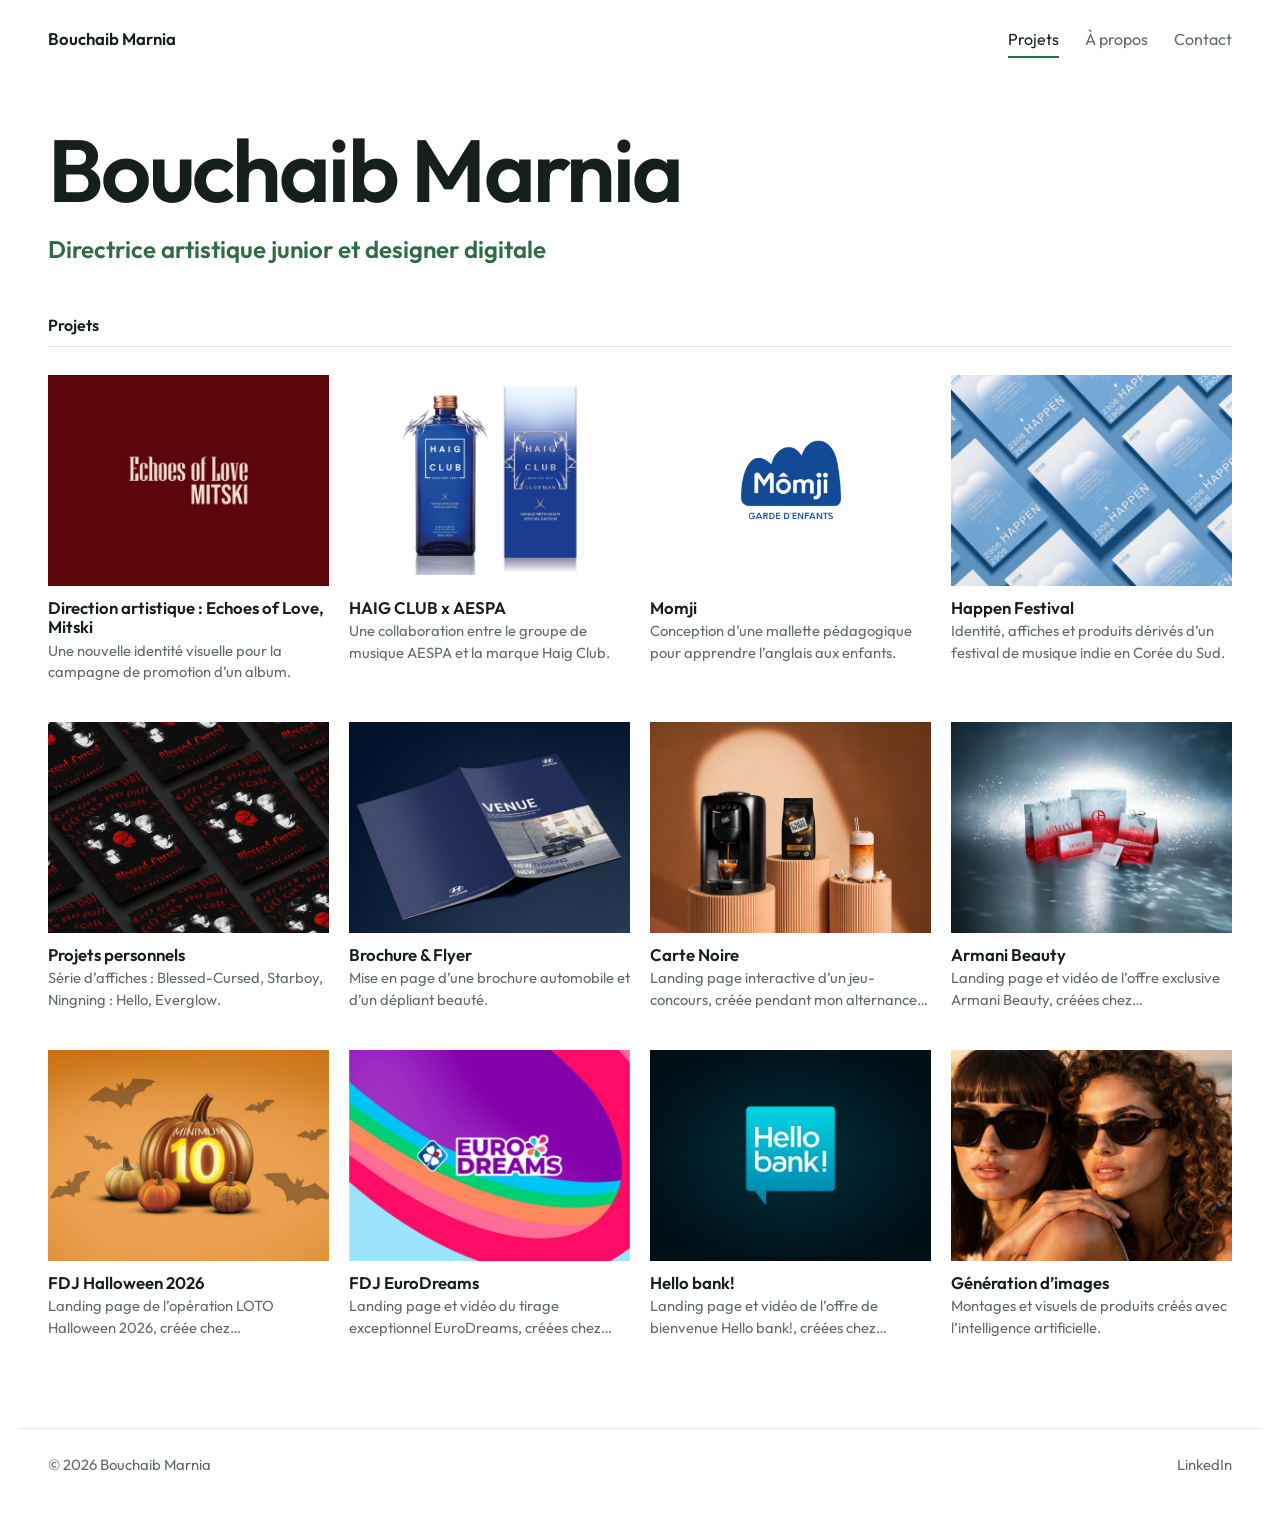
<file: index.html>
<!doctype html><html lang="fr"><head><meta charset="utf-8"><meta name="viewport" content="width=device-width, initial-scale=1"><meta name="theme-color" content="#ffffff">
<link rel="preconnect" href="https://fonts.googleapis.com"><link rel="preconnect" href="https://fonts.gstatic.com" crossorigin>
<link href="https://fonts.googleapis.com/css2?family=Outfit:wght@400;500;600&display=swap" rel="stylesheet">
<link rel="stylesheet" href="style.css?v=37"><title>Portfolio</title></head>
<body data-page="home"><main>
<section class="intro"><h1 class="hero-name" id="name"></h1>
<div class="intro-row"><p id="role"></p></div></section>
<h2 class="section-title">Projets</h2>
<section class="grid" id="grid" aria-label="Projets"></section>
</main><script src="data.js?v=37"></script><script src="site.js?v=37"></script></body></html>
</file>
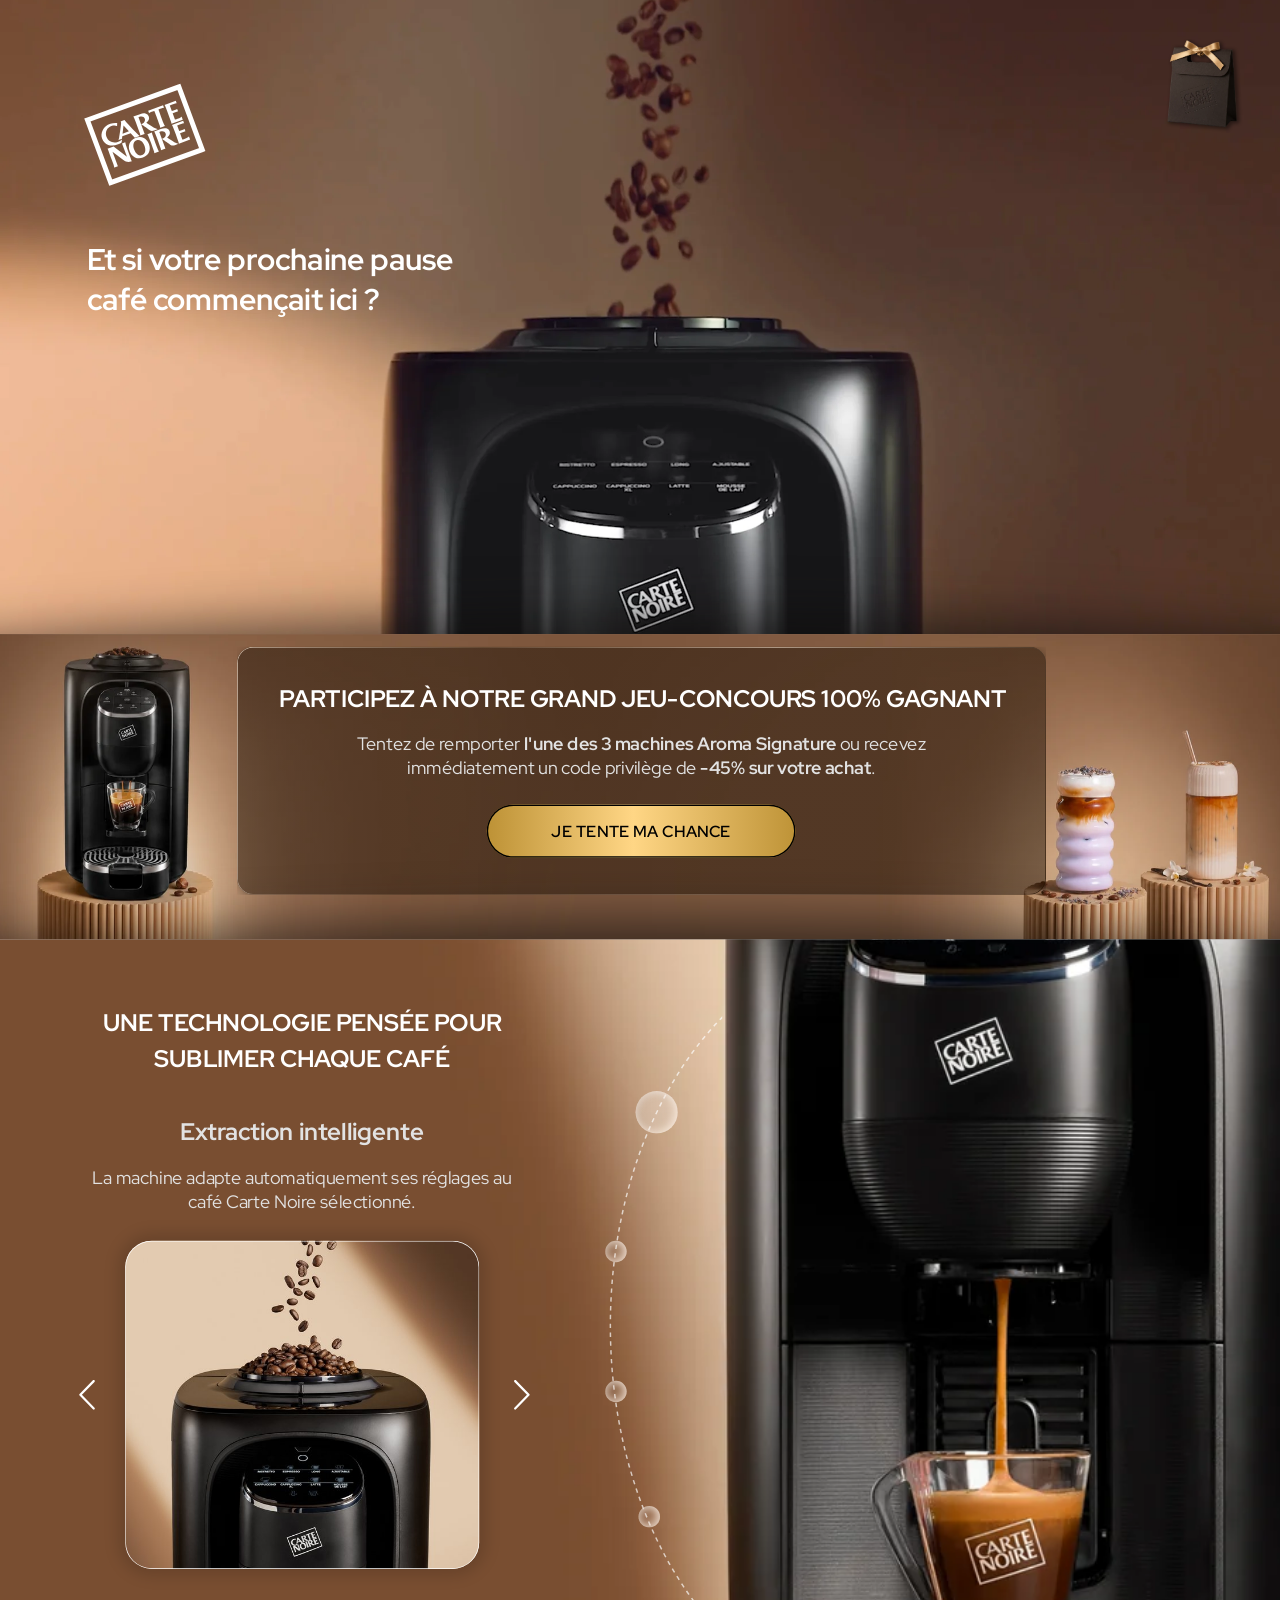
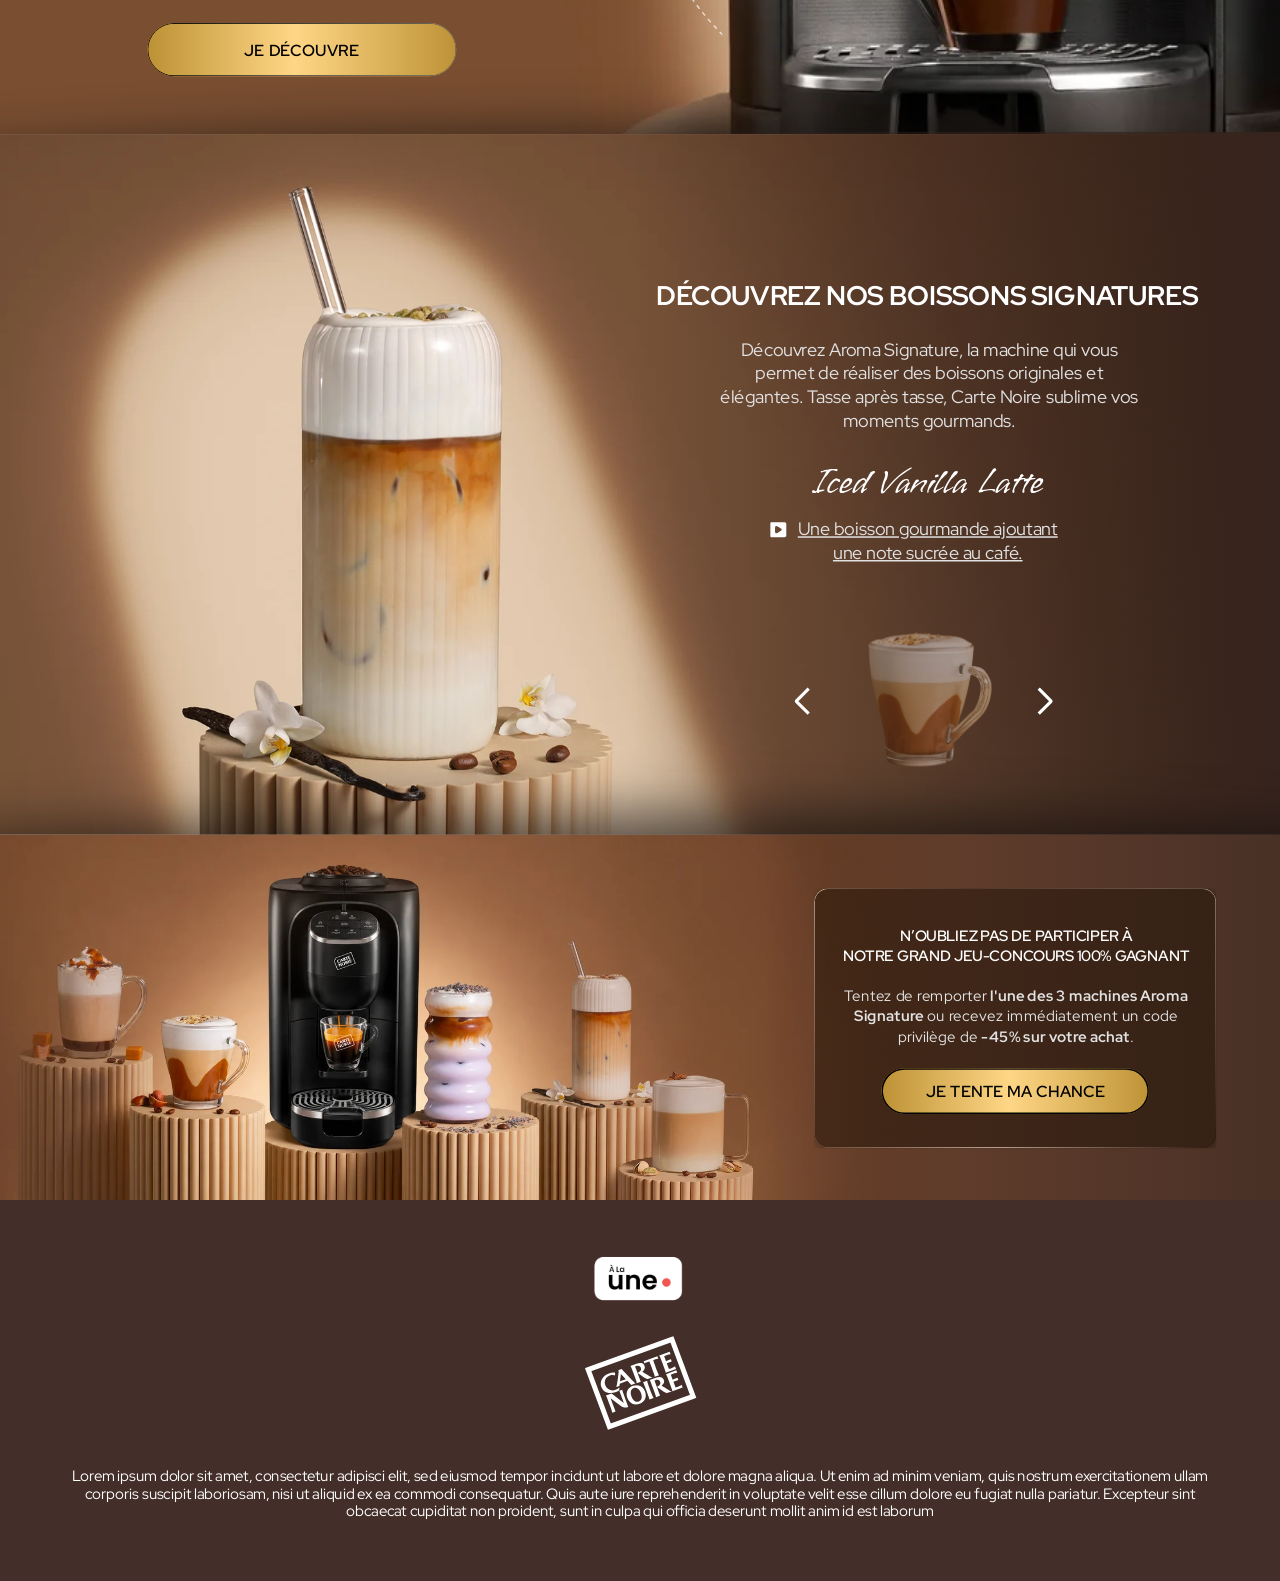
<file: lp/carte-noire/index.html>
<!doctype html><html lang="fr"><head><meta charset="utf-8"><meta name="viewport" content="width=device-width,initial-scale=1"><title>Carte Noire – Landing page</title>
<link rel="preconnect" href="https://fonts.googleapis.com"><link href="https://fonts.googleapis.com/css2?family=Red+Hat+Display:wght@400;500;600;700;900&family=Vujahday+Script&display=swap" rel="stylesheet">
<style>*{box-sizing:border-box;margin:0;padding:0}
html,body{background:#2b1a0e;overflow-x:hidden}
#wrap{position:relative;width:100%;overflow:hidden}
#lp{position:absolute;left:0;top:0;transform-origin:0 0;overflow:hidden}
.n{position:absolute}
.n.root{left:0!important;top:0!important}
.n>div{white-space:inherit}
.car .slide{position:absolute;left:0;top:0;width:100%;height:100%;display:none}
.car .slide.on{display:block}
[data-dir],.cta{cursor:pointer}
.cta{transition:transform .2s,filter .2s}
.cta:hover{transform:translateY(-2px);filter:brightness(1.08)}
</style></head><body><div id="wrap"><div id="lp" style="width:1728px;height:4295px"><div class="n root" style="left:0;top:0;width:1728px;height:4295px;overflow:hidden;background:linear-gradient(rgba(255,255,255,1),rgba(255,255,255,1));"><div class="n" style="left:0px;top:0px;width:1728px;height:856px;overflow:hidden;"><div class="n" style="left:0px;top:0px;width:1728px;height:856px;background:url(img/50243b9f4860fb8da219fff7454e0beaea31282c.webp) 0px -94px/1746.6px 1033px no-repeat;"></div><div class="n" style="left:117px;top:324px;width:499px;height:106px;display:flex;flex-direction:column;justify-content:flex-start;font-size:40px;line-height:53px;color:rgba(255,255,255,1);text-align:left;letter-spacing:0em;white-space:nowrap;font-family:'Red Hat Display',sans-serif;font-weight:700;"><div>Et si votre prochaine pause<br>café commençait ici ?</div></div><div class="n" style="left:117px;top:116px;width:156px;height:130.97px;"><div class="n" style="left:0.73px;top:0.74px;width:154.54px;height:129.51px;"><div class="n" style="left:0px;top:0px;width:154.54px;height:129.51px;"><div class="n" style="left:0px;top:45.04px;width:131.39px;height:90.02px;transform-origin:0 0;transform:matrix(0.94,-0.34,0.35,0.94,0,0);"><svg width="131.39" height="90.02" viewBox="0 0 131.39 90.02" style="position:absolute;left:0;top:0;overflow:visible"><path d="M0 0L0 -3.32L-3.32 -3.32L-3.32 0L0 0ZM131.39 0L134.71 0L134.71 -3.32L131.39 -3.32L131.39 0ZM131.39 90.02L131.39 93.33L134.71 93.33L134.71 90.02L131.39 90.02ZM0 90.02L-3.32 90.02L-3.32 93.33L0 93.33L0 90.02ZM0 0L0 3.32L131.39 3.32L131.39 0L131.39 -3.32L0 -3.32L0 0ZM131.39 0L128.08 0L128.08 90.02L131.39 90.02L134.71 90.02L134.71 0L131.39 0ZM131.39 90.02L131.39 86.7L0 86.7L0 90.02L0 93.33L131.39 93.33L131.39 90.02ZM0 90.02L3.32 90.02L3.32 0L0 0L-3.32 0L-3.32 90.02L0 90.02Z" fill="rgba(255,255,255,1)"/></svg></div><div class="n" style="left:18.92px;top:19.36px;width:120.45px;height:90.49px;"><div class="n" style="left:23.17px;top:25.55px;width:28.64px;height:26.96px;"><svg width="28.64" height="26.96" viewBox="0 0 28.64 26.96" style="position:absolute;left:0;top:0;overflow:visible"><path d="M22.02 23.89L28.64 21.48L28.37 21.33C27.76 21.01 27.3 20.68 26.31 19.68C16.42 9.74 8.01 0.17 7.92 0.07L7.86 0L2.67 1.9L2.84 2.05C2.84 2.05 3.6 2.76 3.47 4.33C2.93 10.79 1.34 20.92 0.91 23.26C0.6 24.97 0.08 26.68 0.08 26.7L0 26.96L4.69 25.25L5.07 21.94L16.38 17.81L22.02 23.89ZM14.04 15.28L5.48 18.4L6.76 7.43L14.04 15.28Z" fill="rgba(255,255,255,1)" fill-rule="nonzero"/></svg></div><div class="n" style="left:43.84px;top:16.51px;width:32.86px;height:30px;"><svg width="32.86" height="30" viewBox="0 0 32.86 30" style="position:absolute;left:0;top:0;overflow:visible"><path d="M28.06 23.1L28.06 23.1L32.86 21.34L32.37 21.25C31.06 21.01 29.98 20.61 28.87 19.96C27.07 18.91 21.01 15.33 17.55 12.71C20.81 10.48 22.03 7.44 20.89 4.37C20.06 2.11 18.51 0.71 16.28 0.2C14.29 -0.25 11.77 0.05 8.98 1.07L8.97 1.07L0 4.35L0.12 4.5C0.12 4.5 0.7 5.25 1.51 7.28C4.31 14.37 6.49 20.26 8.77 26.99C9.32 28.62 9.35 29.79 9.35 29.8L9.35 30L15.3 27.83L6.96 5.18L8.32 4.69L8.32 4.69C11.74 3.44 14.41 4.41 15.47 7.27L15.48 7.31C16.15 9.12 15.49 10.64 14.82 11.61C13.95 12.86 12.51 13.92 10.87 14.52L10.63 14.61L10.84 14.76C10.84 14.76 18.38 20.06 21.65 22.37C24.06 24.08 25.7 23.96 28.06 23.1L28.06 23.1Z" fill="rgba(255,255,255,1)" fill-rule="nonzero"/></svg></div><div class="n" style="left:71.85px;top:37.2px;width:32.94px;height:29.92px;"><svg width="32.94" height="29.92" viewBox="0 0 32.94 29.92" style="position:absolute;left:0;top:0;overflow:visible"><path d="M28.95 19.85C27.16 18.81 21.1 15.26 17.65 12.65C20.91 10.42 22.13 7.4 21 4.34C20.18 2.09 18.63 0.7 16.4 0.2C14.42 -0.25 11.89 0.06 9.1 1.08L9.1 1.08L0 4.4L0.12 4.55C0.12 4.55 0.7 5.29 1.5 7.31C4.29 14.37 6.46 20.24 8.73 26.93C9.17 28.24 9.2 28.6 9.24 29.1C9.25 29.28 9.27 29.48 9.3 29.75L9.33 29.92L15.65 27.61L15.53 27.46C15.53 27.46 15.3 27.18 15 26.69L7.08 5.17L8.44 4.68C11.86 3.42 14.53 4.39 15.58 7.24L15.59 7.28C16.26 9.08 15.6 10.6 14.93 11.56C14.05 12.81 12.61 13.87 10.97 14.47L10.73 14.56L10.94 14.71C10.94 14.71 18.47 19.97 21.73 22.27C24.14 23.96 25.78 23.84 28.14 22.98L28.14 22.98L32.94 21.23L32.45 21.13C31.14 20.89 30.06 20.5 28.95 19.85L28.95 19.85Z" fill="rgba(255,255,255,1)" fill-rule="nonzero"/></svg></div><div class="n" style="left:37.78px;top:49.09px;width:28.19px;height:28.69px;"><svg width="28.19" height="28.69" viewBox="0 0 28.19 28.69" style="position:absolute;left:0;top:0;overflow:visible"><path d="M9.48 1.02L9.48 1.02C1.4 3.97 -1.9 11.11 1.08 19.21C2.51 23.08 4.97 25.94 8.2 27.47C11.43 29.01 15.14 29.09 18.94 27.7L18.95 27.7C26.9 24.8 30.09 17.64 27.07 9.46L27.06 9.43C25.63 5.54 23.25 2.69 20.17 1.19C17.05 -0.34 13.35 -0.4 9.48 1.02L9.48 1.02ZM21.04 11.77L21.06 11.8C23.37 18.09 22.18 22.79 17.85 24.37C15.75 25.13 13.64 24.85 11.74 23.54C9.83 22.22 8.23 19.93 7.13 16.93C4.88 10.83 6.19 5.88 10.47 4.31L10.47 4.31C12.55 3.55 14.66 3.88 16.57 5.27C18.43 6.62 19.97 8.87 21.04 11.77L21.04 11.77Z" fill="rgba(255,255,255,1)" fill-rule="nonzero"/></svg></div><div class="n" style="left:85.69px;top:0px;width:24.74px;height:31.15px;"><svg width="24.74" height="31.15" viewBox="0 0 24.74 31.15" style="position:absolute;left:0;top:0;overflow:visible"><path d="M16.64 3.59L15.31 0L0 5.59L0.12 5.74C0.12 5.75 0.7 6.49 1.51 8.52C4.31 15.59 6.47 21.47 8.75 28.18C9.31 29.82 9.48 30.97 9.48 30.98L9.51 31.15L24.74 25.59L23.16 21.3L23.01 21.5C22.99 21.52 21.37 23.15 17.74 24.48C15.22 25.39 14.5 25.59 14.29 25.64L11.09 16.97L18.38 14.3L17.17 11L17.03 11.07C15.76 11.72 12.96 12.76 9.95 13.86L7.21 6.41L10.51 5.2L12.64 4.43C14.31 3.82 15.82 3.21 16.64 3.59L16.64 3.59Z" fill="rgba(255,255,255,1)" fill-rule="nonzero"/></svg></div><div class="n" style="left:95.75px;top:27.3px;width:24.7px;height:31.05px;"><svg width="24.7" height="31.05" viewBox="0 0 24.7 31.05" style="position:absolute;left:0;top:0;overflow:visible"><path d="M16.63 3.58L15.32 0L0 5.59L0.12 5.74C0.12 5.75 0.7 6.49 1.5 8.51C4.29 15.55 6.45 21.41 8.72 28.09C9.27 29.72 9.44 30.87 9.44 30.88L9.46 31.05L24.7 25.49L23.13 21.22L22.97 21.42C22.96 21.44 21.33 23.06 17.7 24.39C15.19 25.3 14.46 25.5 14.25 25.55L11.07 16.91L18.36 14.25L17.15 10.96L17.01 11.03C15.74 11.68 12.95 12.71 9.93 13.81L7.2 6.4L10.51 5.19L12.63 4.42C14.3 3.81 15.81 3.2 16.64 3.58L16.63 3.58Z" fill="rgba(255,255,255,1)" fill-rule="nonzero"/></svg></div><div class="n" style="left:62.39px;top:42.78px;width:15.65px;height:27.78px;"><svg width="15.65" height="27.78" viewBox="0 0 15.65 27.78" style="position:absolute;left:0;top:0;overflow:visible"><path d="M14.15 22.82C11.54 16.24 9.39 10.37 6.94 3.19C6.24 1.13 6.2 0.2 6.2 0.19L6.19 0L0 2.26L0.12 2.41C0.12 2.42 0.7 3.16 1.5 5.18C4.29 12.23 6.46 18.1 8.73 24.79C9.17 26.1 9.2 26.46 9.24 26.96C9.25 27.15 9.27 27.35 9.3 27.61L9.33 27.78L15.65 25.47L15.53 25.32C15.52 25.31 14.78 24.41 14.15 22.82L14.15 22.82Z" fill="rgba(255,255,255,1)" fill-rule="nonzero"/></svg></div><div class="n" style="left:0px;top:30.3px;width:27.66px;height:30.44px;"><svg width="27.66" height="30.44" viewBox="0 0 27.66 30.44" style="position:absolute;left:0;top:0;overflow:visible"><path d="M27.66 22.29C25.99 23.77 24.12 24.89 21.97 25.67L21.96 25.67C15.58 28 9.03 25.03 6.72 18.76C5.62 15.77 5.7 12.64 6.96 9.94C8.2 7.29 10.46 5.25 13.34 4.2C16.98 2.87 19.53 3.61 20.46 3.98L21.05 4.2L21.08 3.57L21.19 0.17L21.07 0.15C18.38 -0.25 14.87 0.16 11.93 1.23C7.31 2.92 3.67 5.97 1.67 9.83C-0.18 13.4 -0.51 17.45 0.77 20.93L0.79 20.97C2.37 25.27 5.25 28.26 9.12 29.61C12.9 30.94 17.57 30.67 22.6 28.83C24.59 28.1 26.05 27.17 27.2 26.21L27.66 22.29L27.66 22.29Z" fill="rgba(255,255,255,1)" fill-rule="nonzero"/></svg></div><div class="n" style="left:7.89px;top:56.13px;width:33.05px;height:34.36px;"><svg width="33.05" height="34.36" viewBox="0 0 33.05 34.36" style="position:absolute;left:0;top:0;overflow:visible"><path d="M24.09 0L19.71 1.6L26.4 19.75L8.32 5.77L0 8.8L0.15 8.95C0.16 8.96 0.91 10.18 1.4 11.49L1.99 13.09C3.15 16.25 5.68 23.1 7.11 27.01C7.51 28.09 7.85 29.03 8.14 29.85C8.96 32.31 9.25 34.15 9.25 34.17L9.28 34.36L9.54 34.26L14.16 32.57L9.44 19.75L9.42 19.69L6.85 12.73L21.05 23.74C24.86 26.64 28.26 27.4 31.74 26.13L31.74 26.13L33.05 25.65L33 25.52C33 25.52 25.87 6.16 25.44 4.98C24.46 2.31 24.12 0.19 24.12 0.16L24.09 0Z" fill="rgba(255,255,255,1)" fill-rule="nonzero"/></svg></div><div class="n" style="left:63.76px;top:6.25px;width:22.73px;height:30.43px;"><svg width="22.73" height="30.43" viewBox="0 0 22.73 30.43" style="position:absolute;left:0;top:0;overflow:visible"><path d="M10.07 3.68L0 7.35L1.32 10.94C1.7 10.12 3.25 9.61 4.92 9L7.05 8.22L8.39 7.73L8.39 7.73C8.89 9.01 12.85 18.99 15.65 27.43C16.19 29.06 16.22 30.23 16.22 30.24L16.23 30.43L22.73 28.06L22.61 27.91C22.6 27.9 21.86 26.99 21.22 25.4C17.85 16.94 14.4 6.93 13.98 5.69L13.98 5.69L15.32 5.2L17.45 4.43C19.12 3.82 20.63 3.21 21.45 3.59L20.13 0L10.07 3.68L10.07 3.68Z" fill="rgba(255,255,255,1)" fill-rule="nonzero"/></svg></div></div></div></div></div></div><div class="n" style="left:-606px;top:834px;width:2995px;height:326px;border-radius:50%;background:linear-gradient(rgba(14,12,11,0.66),rgba(14,12,11,0.66));filter:blur(36.35px);"></div><div class="n" style="left:0px;top:856px;width:1728px;height:412px;background:url(img/65e8cf0b90587b5456b70ec21e1bebaf576ec3fa.webp) -30px -96.02px/1824px 528.23px no-repeat;"></div><div class="n" style="left:320px;top:873px;width:1092px;height:335px;overflow:hidden;"><div class="n" style="left:0px;top:0px;width:1092px;height:335px;border-radius:22px 22px 22px 22px;background:linear-gradient(rgba(27,14,3,0.47),rgba(27,14,3,0.47));box-shadow:3px 3px 13px 1px rgba(0,0,0,0.29);"><div class="n" style="inset:0;border-radius:22px 22px 22px 22px;border:1px solid transparent;background:linear-gradient(107.05deg,rgba(212,192,174,1) 0%,rgba(108,81,58,1) 27.88%,rgba(212,192,174,1) 61.06%,rgba(41,21,4,1) 100%) border-box;-webkit-mask:linear-gradient(#000 0 0) padding-box,linear-gradient(#000 0 0);-webkit-mask-composite:xor;mask-composite:exclude;pointer-events:none"></div></div><div class="n" style="left:159px;top:116px;width:774px;height:64px;display:flex;flex-direction:column;justify-content:flex-start;font-size:24px;line-height:32px;color:rgba(226,226,226,1);text-align:center;letter-spacing:0em;white-space:nowrap;font-family:'Red Hat Display',sans-serif;font-weight:400;"><div><span style="font-weight:400;color:rgba(226,226,226,1);">Tentez de remporter </span><span style="font-weight:700;color:rgba(226,226,226,1);">l'une des 3 machines Aroma Signature</span><span style="font-weight:400;color:rgba(226,226,226,1);"> ou recevez</span><br><span style="font-weight:400;color:rgba(226,226,226,1);">immédiatement un code privilège de </span><span style="font-weight:700;color:rgba(226,226,226,1);">-45% sur votre achat</span><span style="font-weight:400;color:rgba(226,226,226,1);">.</span></div></div><div class="n" style="left:57px;top:50px;width:978px;height:42px;display:flex;flex-direction:column;justify-content:flex-start;font-size:32px;line-height:42.34px;color:rgba(255,255,255,1);text-align:left;letter-spacing:0em;white-space:nowrap;font-family:'Red Hat Display',sans-serif;font-weight:700;text-transform:uppercase;"><div>Participez à notre grand jeu-concours 100% gagnant</div></div><div class="n cta" style="left:337px;top:213px;width:417px;height:72px;border-radius:36px 36px 36px 36px;background:linear-gradient(90deg,rgba(190,147,55,1) 0.96%,rgba(255,214,133,1) 47.44%,rgba(190,147,55,1) 100%);box-shadow:inset 0 0 0 2px rgba(0,0,0,1);"><div class="n" style="left:0;top:22px;width:100%;height:29px;display:flex;flex-direction:column;justify-content:flex-start;font-size:22px;line-height:29.11px;color:rgba(0,0,0,1);text-align:center;letter-spacing:0em;white-space:nowrap;font-family:'Red Hat Display',sans-serif;font-weight:600;text-transform:uppercase;"><div>Je tente ma chance</div></div></div></div><div class="n" style="left:-606px;top:1244px;width:2995px;height:1097px;"><div class="n" style="left:0px;top:0px;width:2995px;height:326px;border-radius:50%;background:linear-gradient(rgba(14,12,11,0.66),rgba(14,12,11,0.66));filter:blur(36.35px);"></div><div class="n car" data-car="av" data-count="4" style="left:606px;top:24px;width:1728px;height:1073px;"><div class="slide on"><div class="n" style="left:0px;top:0px;width:1728px;height:1073px;overflow:hidden;"><div class="n" style="left:0px;top:0px;width:1728px;height:1073px;background:url(img/91daee8307eb51e65524cdd7dc8566009d923035.webp) -1455.76px -1196.93px/4275.83px 2841.51px no-repeat;"></div><div class="n" style="left:169px;top:407px;width:478px;height:443.07px;border-radius:35.85px 35.85px 35.85px 35.85px;background:url(img/7c41151cd4c35c99de75540445196db7d1074bf4.jpg) 0px -154.5px/478px 597.5px no-repeat;box-shadow:0px 0px 22.15px 8.27px rgba(0,0,0,0.15),inset 0 0 0 0.92px rgba(255,255,255,1);"></div><div class="n" style="left:119px;top:239px;width:577px;height:132px;"><div class="n" style="left:0px;top:0px;width:577px;height:42px;display:flex;flex-direction:column;justify-content:flex-start;font-size:32px;line-height:42.34px;color:rgba(226,226,226,1);text-align:center;letter-spacing:0em;white-space:nowrap;font-family:'Red Hat Display',sans-serif;font-weight:700;"><div>Extraction intelligente</div></div><div class="n" style="left:0px;top:68px;width:577px;height:64px;display:flex;flex-direction:column;justify-content:flex-start;font-size:24px;line-height:32px;color:rgba(226,226,226,1);text-align:center;letter-spacing:0em;white-space:nowrap;font-family:'Red Hat Display',sans-serif;font-weight:400;"><div>La machine adapte automatiquement ses réglages
au<br>café Carte Noire sélectionné.</div></div></div><div class="n" style="left:105px;top:89px;width:606px;height:96px;display:flex;flex-direction:column;justify-content:flex-start;font-size:32px;line-height:48px;color:rgba(255,255,255,1);text-align:center;letter-spacing:0em;white-space:nowrap;font-family:'Red Hat Display',sans-serif;font-weight:700;text-transform:uppercase;"><div>Une technologie pensée pour<br>sublimer chaque café</div></div><div class="n" style="left:823.34px;top:103.8px;width:152px;height:835.92px;transform-origin:0 0;transform:matrix(1,0,0,1,0,0);"><svg width="152" height="835.92" viewBox="0 0 152 835.92" style="position:absolute;left:0;top:0;overflow:visible"><path d="M149.43 830.43C150.29 831.31 151.14 832.19 152 833.06L152 835.92C150.66 834.56 149.32 833.19 147.99 831.81L149.43 830.43ZM141.34 821.77C142.67 823.23 144 824.68 145.34 826.11L144.61 826.79L143.88 827.48C142.54 826.03 141.19 824.58 139.86 823.11L141.34 821.77ZM133.48 812.85C134.77 814.36 136.08 815.86 137.39 817.35L136.64 818.01L135.89 818.67C134.57 817.17 133.26 815.67 131.96 814.15L132.72 813.5L133.48 812.85ZM125.9 803.76C127.15 805.3 128.4 806.82 129.66 808.33L128.89 808.97L128.13 809.62C126.86 808.1 125.6 806.56 124.35 805.02L125.13 804.39L125.9 803.76ZM118.54 794.42C119.75 796 120.96 797.56 122.19 799.11L121.4 799.73L120.62 800.35C119.39 798.79 118.17 797.22 116.95 795.64L118.54 794.42ZM111.45 784.93C112.62 786.54 113.79 788.13 114.97 789.71L113.37 790.91C112.18 789.32 111.01 787.72 109.83 786.11L111.45 784.93ZM104.59 775.24C105.71 776.86 106.84 778.48 107.97 780.09L107.16 780.66L107.16 780.66L106.34 781.24C105.2 779.63 104.07 778.01 102.94 776.37L104.59 775.24ZM97.97 765.38C99.06 767.04 100.16 768.7 101.26 770.34L99.6 771.46C98.49 769.81 97.39 768.14 96.3 766.47L97.14 765.93L97.97 765.38ZM91.61 755.37C92.65 757.05 93.69 758.72 94.75 760.38L93.06 761.45C92 759.78 90.95 758.11 89.91 756.43L91.61 755.37ZM85.46 745.19C86.47 746.91 87.48 748.62 88.51 750.31L87.65 750.83L87.65 750.83L87.29 751.05L86.8 751.34C85.77 749.64 84.75 747.93 83.73 746.21L85.46 745.19ZM79.57 734.91C80.53 736.64 81.5 738.35 82.48 740.06L80.75 741.05C79.77 739.34 78.79 737.62 77.82 735.88L79.57 734.91ZM73.89 724.44C74.82 726.21 75.76 727.96 76.71 729.7L74.95 730.66C74 728.91 73.05 727.15 72.12 725.38L73 724.91L73.89 724.44ZM68.47 713.92C69.35 715.69 70.25 717.45 71.15 719.2L69.37 720.12C68.47 718.36 67.57 716.59 66.68 714.81L67.57 714.37L68.47 713.92ZM63.24 703.21C64.1 705.01 64.96 706.8 65.83 708.58L64.93 709.02L64.03 709.46C63.16 707.67 62.29 705.87 61.44 704.07L62.34 703.64L63.24 703.21ZM58.28 692.46C59.09 694.27 59.91 696.07 60.74 697.86L59.83 698.28L59.83 698.28L58.92 698.7C58.09 696.9 57.27 695.09 56.45 693.28L57.36 692.87L58.28 692.46ZM53.51 681.55C54.28 683.38 55.07 685.2 55.86 687.02L54.95 687.42L54.03 687.82C53.24 686 52.45 684.17 51.67 682.33L53.51 681.55ZM48.98 670.6C49.72 672.44 50.47 674.27 51.22 676.09L49.38 676.86C48.62 675.03 47.87 673.19 47.13 671.34L48.06 670.97L48.98 670.6ZM44.66 659.5C45.36 661.36 46.07 663.21 46.79 665.06L45.86 665.42L45.86 665.42L44.93 665.78C44.21 663.93 43.49 662.08 42.79 660.21L44.66 659.5ZM40.57 648.38C41.24 650.24 41.91 652.11 42.59 653.96L40.72 654.65C40.03 652.79 39.36 650.92 38.69 649.05L39.63 648.71L40.57 648.38ZM36.68 637.13C37.31 639.01 37.95 640.88 38.6 642.75L37.65 643.08L36.71 643.41C36.06 641.53 35.42 639.65 34.79 637.76L36.68 637.13ZM33.03 625.85C33.62 627.74 34.22 629.62 34.83 631.5L32.93 632.12C32.32 630.23 31.71 628.34 31.12 626.44L33.03 625.85ZM29.56 614.45C30.12 616.36 30.69 618.26 31.27 620.15L29.35 620.73C28.78 618.83 28.21 616.93 27.65 615.02L29.56 614.45ZM26.33 603.04C26.85 604.96 27.38 606.87 27.92 608.77L26 609.31C25.46 607.4 24.93 605.49 24.4 603.57L26.33 603.04ZM23.29 591.53C23.78 593.46 24.28 595.38 24.78 597.29L22.85 597.8C22.34 595.88 21.84 593.95 21.35 592.02L22.32 591.78L23.29 591.53ZM20.47 580.01C20.92 581.94 21.39 583.87 21.86 585.79L19.92 586.26C19.44 584.34 18.98 582.41 18.53 580.47L20.47 580.01ZM17.85 568.39C18.27 570.34 18.7 572.27 19.13 574.21L17.18 574.65C16.74 572.71 16.31 570.76 15.89 568.82L16.87 568.6L17.85 568.39ZM15.44 556.79C15.82 558.73 16.22 560.67 16.62 562.6L14.66 563.01C14.26 561.07 13.86 559.12 13.48 557.17L15.44 556.79ZM13.22 545.07C13.57 547.03 13.94 548.99 14.3 550.94L12.34 551.31C11.97 549.35 11.61 547.39 11.25 545.43L13.22 545.07ZM11.22 533.4C11.54 535.35 11.86 537.3 12.2 539.25L10.23 539.58C9.89 537.63 9.56 535.68 9.25 533.72L9.29 533.71L11.22 533.4ZM9.41 521.61C9.69 523.59 9.99 525.55 10.29 527.52L8.31 527.82C8.01 525.85 7.72 523.88 7.43 521.9L8.42 521.76L9.41 521.61ZM7.8 509.87C8.06 511.84 8.32 513.8 8.58 515.75L7.59 515.89L6.6 516.02C6.33 514.06 6.07 512.09 5.82 510.13L6.81 510L7.8 509.87ZM6.39 498.04C6.61 500.02 6.84 502 7.08 503.97L6.08 504.09L5.09 504.21C4.85 502.23 4.63 500.25 4.41 498.26L6.39 498.04ZM5.18 486.24C5.37 488.21 5.56 490.18 5.76 492.14L4.77 492.24L3.77 492.34C3.57 490.38 3.38 488.41 3.19 486.43L4.19 486.34L5.18 486.24ZM4.17 474.39C4.32 476.37 4.48 478.35 4.65 480.33L3.66 480.41L3.66 480.41L2.66 480.5C2.49 478.51 2.33 476.53 2.18 474.54L4.17 474.39ZM3.35 462.54C3.47 464.51 3.6 466.48 3.73 468.45L2.74 468.52L2.74 468.52L1.74 468.58C1.6 466.61 1.48 464.64 1.36 462.66L3.35 462.54ZM2.73 450.67C2.81 452.65 2.91 454.63 3.01 456.61L2.01 456.66L1.02 456.72C0.91 454.73 0.82 452.74 0.73 450.75L1.73 450.71L2.73 450.67ZM2.29 438.78C2.35 440.76 2.41 442.73 2.48 444.7L0.49 444.77C0.41 442.8 0.35 440.82 0.29 438.84L2.29 438.78ZM2.05 426.91C2.08 428.89 2.11 430.88 2.15 432.85L1.15 432.87L0.15 432.89C0.11 430.91 0.08 428.92 0.06 426.93L2.05 426.91ZM2.01 414.97C2 415.97 2 416.96 2 417.96C2 418.95 2 419.95 2.01 420.95L0.01 420.95C0 419.96 0 418.96 0 417.96C0 416.96 0 415.96 0.01 414.96L2.01 414.97ZM2.15 403.06C2.11 405.04 2.08 407.02 2.05 409.01L1.05 409L0.06 408.98C0.08 406.99 0.11 405.01 0.15 403.02L2.15 403.06ZM2.48 391.22C2.41 393.19 2.35 395.16 2.29 397.13L0.29 397.08C0.35 395.1 0.41 393.12 0.49 391.14L2.48 391.22ZM2.02 379.25L2.01 379.25L3.01 379.3C2.91 381.28 2.81 383.27 2.73 385.25L0.73 385.16L0.73 385.16C0.82 383.17 0.91 381.18 1.02 379.2L2.02 379.25ZM3.73 367.47C3.6 369.43 3.47 371.4 3.35 373.38L1.36 373.26C1.48 371.28 1.6 369.3 1.74 367.33L3.73 367.47ZM4.65 355.59C4.48 357.57 4.32 359.55 4.17 361.53L2.18 361.38C2.33 359.39 2.49 357.4 2.66 355.42L4.65 355.59ZM4.77 343.67L4.77 343.67L5.76 343.78C5.56 345.74 5.37 347.7 5.18 349.67L3.19 349.49C3.38 347.51 3.57 345.54 3.77 343.57L4.77 343.67ZM6.08 331.83L6.08 331.83L7.08 331.95C6.84 333.92 6.61 335.89 6.39 337.87L4.41 337.65C4.63 335.67 4.85 333.69 5.09 331.71L6.08 331.83ZM7.59 320.03L7.59 320.03L8.58 320.17C8.32 322.12 8.06 324.08 7.8 326.04L5.82 325.79C6.07 323.82 6.33 321.86 6.6 319.9L7.59 320.03ZM9.3 308.25L9.3 308.25L10.29 308.4C9.99 310.36 9.69 312.33 9.41 314.3L7.43 314.02C7.72 312.04 8.01 310.06 8.31 308.1L9.3 308.25ZM12.2 296.67C11.86 298.62 11.54 300.57 11.22 302.52L9.25 302.2C9.41 301.17 9.58 300.14 9.75 299.11L10.23 296.33L12.2 296.67ZM13.32 284.79L13.32 284.79L14.3 284.98C13.94 286.93 13.57 288.88 13.22 290.84L11.25 290.49C11.61 288.52 11.97 286.56 12.34 284.6L13.32 284.79ZM16.62 273.31C16.22 275.25 15.82 277.19 15.44 279.13L13.48 278.74C13.86 276.79 14.26 274.85 14.66 272.91L16.62 273.31ZM19.13 261.71C18.7 263.64 18.27 265.58 17.85 267.52L15.89 267.1C16.31 265.15 16.74 263.21 17.18 261.27L19.13 261.71ZM20.89 249.89L20.88 249.89L21.86 250.13C21.39 252.05 20.92 253.97 20.47 255.9L18.53 255.45C18.98 253.51 19.44 251.58 19.92 249.65L20.89 249.89ZM23.82 238.37L23.81 238.37L24.78 238.63C24.28 240.54 23.78 242.46 23.29 244.39L21.35 243.89C21.84 241.96 22.34 240.04 22.85 238.12L23.82 238.37ZM26.96 226.88L26.96 226.88L27.92 227.15C27.38 229.05 26.85 230.96 26.33 232.87L24.4 232.34C24.93 230.43 25.46 228.51 26 226.6L26.96 226.88ZM31.27 215.77C30.69 217.66 30.12 219.56 29.56 221.46L28.61 221.18L28.61 221.18L27.65 220.9C28.21 218.99 28.78 217.08 29.35 215.18L31.27 215.77ZM34.83 204.41C34.22 206.29 33.62 208.18 33.03 210.07L31.12 209.47C31.71 207.57 32.32 205.68 32.93 203.8L34.83 204.41ZM38.6 193.16C37.95 195.03 37.31 196.91 36.68 198.79L34.79 198.16C35.42 196.27 36.06 194.39 36.71 192.51L38.6 193.16ZM42.59 181.96C41.91 183.81 41.24 185.67 40.57 187.54L38.69 186.87C39.36 184.99 40.03 183.13 40.72 181.27L42.59 181.96ZM46.79 170.86C46.07 172.7 45.36 174.55 44.66 176.41L42.79 175.71C43.49 173.84 44.21 171.98 44.93 170.13L46.79 170.86ZM51.22 159.82C50.47 161.65 49.72 163.48 48.98 165.32L48.06 164.95L47.13 164.57C47.87 162.73 48.62 160.89 49.38 159.06L51.22 159.82ZM55.86 148.9C55.07 150.71 54.28 152.54 53.51 154.37L52.59 153.98L52.59 153.98L51.67 153.59C52.45 151.75 53.24 149.92 54.03 148.1L55.86 148.9ZM59.83 137.64L59.83 137.64L60.74 138.06C59.91 139.85 59.09 141.65 58.28 143.46L57.36 143.04L56.45 142.64C57.27 140.82 58.09 139.02 58.92 137.22L59.83 137.64ZM65.83 127.33C64.96 129.12 64.1 130.91 63.24 132.71L61.44 131.85C62.29 130.04 63.16 128.25 64.03 126.46L65.83 127.33ZM71.15 116.72C70.25 118.47 69.35 120.23 68.47 122L66.68 121.1C67.57 119.33 68.47 117.56 69.37 115.8L71.15 116.72ZM76.71 106.21C75.76 107.96 74.82 109.71 73.89 111.47L72.12 110.54C73.05 108.77 74 107.01 74.95 105.26L76.71 106.21ZM82.48 95.86C81.5 97.56 80.53 99.28 79.57 101.01L77.82 100.03C78.79 98.3 79.76 96.58 80.75 94.86L82.48 95.86ZM88.51 85.6C87.48 87.3 86.47 89.01 85.46 90.72L83.73 89.71C84.75 87.99 85.77 86.27 86.8 84.57L88.51 85.6ZM94.75 75.54C93.69 77.2 92.65 78.87 91.61 80.54L89.91 79.49C90.95 77.8 92 76.13 93.06 74.47L94.75 75.54ZM101.26 65.58C100.16 67.22 99.06 68.87 97.97 70.54L97.14 69.99L97.14 69.99L96.3 69.44C97.39 67.77 98.49 66.11 99.6 64.46L101.26 65.58ZM107.16 55.25L107.16 55.25L107.97 55.83C106.84 57.44 105.71 59.05 104.59 60.68L102.94 59.54C104.07 57.91 105.2 56.29 106.34 54.68L107.16 55.25ZM114.97 46.21C113.79 47.79 112.62 49.38 111.45 50.98L110.64 50.4L110.64 50.4L109.83 49.81C110.53 48.85 111.23 47.9 111.93 46.95L113.37 45.01L114.97 46.21ZM122.19 36.8C120.96 38.36 119.75 39.92 118.54 41.49L116.95 40.28C118.17 38.7 119.39 37.12 120.62 35.57L122.19 36.8ZM128.13 26.3L128.9 26.94L128.89 26.94L129.66 27.58C128.4 29.09 127.15 30.62 125.9 32.16L124.35 30.9C125.6 29.35 126.86 27.82 128.13 26.3L128.13 26.3ZM136.64 17.91L136.64 17.91L137.39 18.57C136.08 20.06 134.77 21.56 133.48 23.07L132.72 22.42L131.96 21.77C133.26 20.25 134.57 18.74 135.89 17.25L136.64 17.91ZM145.34 9.8C144 11.24 142.67 12.69 141.34 14.15L139.86 12.8L139.86 12.8C141.19 11.34 142.54 9.88 143.88 8.44L145.34 9.8ZM152 2.85C151.14 3.73 150.29 4.61 149.43 5.49L147.99 4.1C149.32 2.72 150.66 1.36 152 0L152 2.85Z" fill="rgba(255,255,255,0.68)" fill-rule="nonzero"/></svg></div><div class="n" style="left:817px;top:205px;width:98px;height:589px;overflow:hidden;"><div class="n" style="left:41px;top:0px;width:57px;height:57px;border-radius:50%;background:linear-gradient(rgba(255,255,255,0.26),rgba(255,255,255,0.26));box-shadow:inset -4px -2px 11.1px 0px rgba(255,241,230,0.73),inset 3px 4px 8.3px 0px rgba(222,213,206,0.46);"></div><div class="n" style="left:0px;top:202px;width:29px;height:29px;border-radius:50%;background:linear-gradient(rgba(255,255,255,0.1),rgba(255,255,255,0.1));box-shadow:inset -4px -2px 11.1px 0px rgba(255,241,230,0.73),inset 3px 4px 8.3px 0px rgba(222,213,206,0.46);"></div><div class="n" style="left:0px;top:391px;width:29px;height:29px;border-radius:50%;background:linear-gradient(rgba(255,255,255,0.1),rgba(255,255,255,0.1));box-shadow:inset -4px -2px 11.1px 0px rgba(255,241,230,0.73),inset 3px 4px 8.3px 0px rgba(222,213,206,0.46);"></div><div class="n" style="left:45px;top:560px;width:29px;height:29px;border-radius:50%;background:linear-gradient(rgba(255,255,255,0.1),rgba(255,255,255,0.1));box-shadow:inset -4px -2px 11.1px 0px rgba(255,241,230,0.73),inset 3px 4px 8.3px 0px rgba(222,213,206,0.46);"></div></div><div class="n" style="left:720px;top:591px;width:48px;height:48px;transform-origin:0 0;transform:matrix(-1,0,0,1,0,0);overflow:hidden;" data-dir="1"><div class="n" style="left:5px;top:3.99px;width:21.01px;height:40.02px;"><svg width="21.01" height="40.02" viewBox="0 0 21.01 40.02" style="position:absolute;left:0;top:0;overflow:visible"><path d="M3.59 20.01L20.57 2.56C20.71 2.42 20.83 2.25 20.9 2.07C20.97 1.88 21.01 1.69 21.01 1.49C21.01 1.29 20.97 1.09 20.89 0.91C20.81 0.73 20.7 0.56 20.56 0.42C20.42 0.29 20.25 0.18 20.06 0.1C19.88 0.03 19.68 0 19.48 0C19.28 0 19.09 0.05 18.91 0.13C18.73 0.21 18.56 0.32 18.42 0.47L0.42 18.97C0.15 19.25 0 19.62 0 20.01C0 20.4 0.15 20.78 0.42 21.06L18.42 39.56C18.56 39.7 18.73 39.82 18.91 39.9C19.09 39.98 19.28 40.02 19.48 40.02C19.68 40.03 19.88 39.99 20.06 39.92C20.25 39.85 20.42 39.74 20.56 39.6C20.7 39.46 20.81 39.29 20.89 39.11C20.97 38.93 21.01 38.73 21.01 38.54C21.01 38.34 20.97 38.14 20.9 37.96C20.83 37.77 20.71 37.61 20.57 37.47L3.59 20.01Z" fill="rgba(255,255,255,1)" fill-rule="nonzero"/></svg></div></div><div class="n" style="left:102px;top:591px;width:48px;height:48px;overflow:hidden;" data-dir="-1"><div class="n" style="left:5px;top:3.99px;width:21.01px;height:40.02px;"><svg width="21.01" height="40.02" viewBox="0 0 21.01 40.02" style="position:absolute;left:0;top:0;overflow:visible"><path d="M3.59 20.01L20.57 2.56C20.71 2.42 20.83 2.25 20.9 2.07C20.97 1.88 21.01 1.69 21.01 1.49C21.01 1.29 20.97 1.09 20.89 0.91C20.81 0.73 20.7 0.56 20.56 0.42C20.42 0.29 20.25 0.18 20.06 0.1C19.88 0.03 19.68 0 19.48 0C19.28 0 19.09 0.05 18.91 0.13C18.73 0.21 18.56 0.32 18.42 0.47L0.42 18.97C0.15 19.25 0 19.62 0 20.01C0 20.4 0.15 20.78 0.42 21.06L18.42 39.56C18.56 39.7 18.73 39.82 18.91 39.9C19.09 39.98 19.28 40.02 19.48 40.02C19.68 40.03 19.88 39.99 20.06 39.92C20.25 39.85 20.42 39.74 20.56 39.6C20.7 39.46 20.81 39.29 20.89 39.11C20.97 38.93 21.01 38.73 21.01 38.54C21.01 38.34 20.97 38.14 20.9 37.96C20.83 37.77 20.71 37.61 20.57 37.47L3.59 20.01Z" fill="rgba(255,255,255,1)" fill-rule="nonzero"/></svg></div></div></div></div><div class="slide"><div class="n" style="left:0px;top:0px;width:1728px;height:1073px;overflow:hidden;"><div class="n" style="left:0px;top:0px;width:1728px;height:1073px;background:url(img/91daee8307eb51e65524cdd7dc8566009d923035.webp) -1455.76px -1196.93px/4275.83px 2841.51px no-repeat;"></div><div class="n" style="left:169px;top:407px;width:478px;height:443.07px;border-radius:35.85px 35.85px 35.85px 35.85px;background:url(img/8f3d83209723f42acdd4acaecbbab9cc53c23c26.jpg) -91.2px 0px/627.09px 443.07px no-repeat;box-shadow:0px 0px 22.15px 8.27px rgba(0,0,0,0.15),inset 0 0 0 0.92px rgba(255,255,255,1);"></div><div class="n" style="left:119px;top:239px;width:577px;height:132px;"><div class="n" style="left:0px;top:0px;width:577px;height:42px;display:flex;flex-direction:column;justify-content:flex-start;font-size:32px;line-height:42.34px;color:rgba(226,226,226,1);text-align:center;letter-spacing:0em;white-space:nowrap;font-family:'Red Hat Display',sans-serif;font-weight:700;"><div>Connectée à votre quotidien</div></div><div class="n" style="left:0px;top:68px;width:577px;height:64px;display:flex;flex-direction:column;justify-content:flex-start;font-size:24px;line-height:32px;color:rgba(226,226,226,1);text-align:center;letter-spacing:0em;white-space:nowrap;font-family:'Red Hat Display',sans-serif;font-weight:400;"><div>Pilotez votre machine, personnalisez vos recettes et<br>découvrez de nouvelles boissons depuis l'application.</div></div></div><div class="n" style="left:105px;top:89px;width:606px;height:96px;display:flex;flex-direction:column;justify-content:flex-start;font-size:36px;line-height:48px;color:rgba(255,255,255,1);text-align:center;letter-spacing:0em;white-space:nowrap;font-family:'Red Hat Display',sans-serif;font-weight:700;text-transform:uppercase;"><div>Une technologie pensée pour<br>sublimer chaque café</div></div><div class="n" style="left:823.34px;top:103.8px;width:152px;height:835.92px;transform-origin:0 0;transform:matrix(1,0,0,1,0,0);"><svg width="152" height="835.92" viewBox="0 0 152 835.92" style="position:absolute;left:0;top:0;overflow:visible"><path d="M149.43 830.43C150.29 831.31 151.14 832.19 152 833.06L152 835.92C150.66 834.56 149.32 833.19 147.99 831.81L149.43 830.43ZM141.34 821.77C142.67 823.23 144 824.68 145.34 826.11L144.61 826.79L143.88 827.48C142.54 826.03 141.19 824.58 139.86 823.11L141.34 821.77ZM133.48 812.85C134.77 814.36 136.08 815.86 137.39 817.35L136.64 818.01L135.89 818.67C134.57 817.17 133.26 815.67 131.96 814.15L132.72 813.5L133.48 812.85ZM125.9 803.76C127.15 805.3 128.4 806.82 129.66 808.33L128.89 808.97L128.13 809.62C126.86 808.1 125.6 806.56 124.35 805.02L125.13 804.39L125.9 803.76ZM118.54 794.42C119.75 796 120.96 797.56 122.19 799.11L121.4 799.73L120.62 800.35C119.39 798.79 118.17 797.22 116.95 795.64L118.54 794.42ZM111.45 784.93C112.62 786.54 113.79 788.13 114.97 789.71L113.37 790.91C112.18 789.32 111.01 787.72 109.83 786.11L111.45 784.93ZM104.59 775.24C105.71 776.86 106.84 778.48 107.97 780.09L107.16 780.66L107.16 780.66L106.34 781.24C105.2 779.63 104.07 778.01 102.94 776.37L104.59 775.24ZM97.97 765.38C99.06 767.04 100.16 768.7 101.26 770.34L99.6 771.46C98.49 769.81 97.39 768.14 96.3 766.47L97.14 765.93L97.97 765.38ZM91.61 755.37C92.65 757.05 93.69 758.72 94.75 760.38L93.06 761.45C92 759.78 90.95 758.11 89.91 756.43L91.61 755.37ZM85.46 745.19C86.47 746.91 87.48 748.62 88.51 750.31L87.65 750.83L87.65 750.83L87.29 751.05L86.8 751.34C85.77 749.64 84.75 747.93 83.73 746.21L85.46 745.19ZM79.57 734.91C80.53 736.64 81.5 738.35 82.48 740.06L80.75 741.05C79.77 739.34 78.79 737.62 77.82 735.88L79.57 734.91ZM73.89 724.44C74.82 726.21 75.76 727.96 76.71 729.7L74.95 730.66C74 728.91 73.05 727.15 72.12 725.38L73 724.91L73.89 724.44ZM68.47 713.92C69.35 715.69 70.25 717.45 71.15 719.2L69.37 720.12C68.47 718.36 67.57 716.59 66.68 714.81L67.57 714.37L68.47 713.92ZM63.24 703.21C64.1 705.01 64.96 706.8 65.83 708.58L64.93 709.02L64.03 709.46C63.16 707.67 62.29 705.87 61.44 704.07L62.34 703.64L63.24 703.21ZM58.28 692.46C59.09 694.27 59.91 696.07 60.74 697.86L59.83 698.28L59.83 698.28L58.92 698.7C58.09 696.9 57.27 695.09 56.45 693.28L57.36 692.87L58.28 692.46ZM53.51 681.55C54.28 683.38 55.07 685.2 55.86 687.02L54.95 687.42L54.03 687.82C53.24 686 52.45 684.17 51.67 682.33L53.51 681.55ZM48.98 670.6C49.72 672.44 50.47 674.27 51.22 676.09L49.38 676.86C48.62 675.03 47.87 673.19 47.13 671.34L48.06 670.97L48.98 670.6ZM44.66 659.5C45.36 661.36 46.07 663.21 46.79 665.06L45.86 665.42L45.86 665.42L44.93 665.78C44.21 663.93 43.49 662.08 42.79 660.21L44.66 659.5ZM40.57 648.38C41.24 650.24 41.91 652.11 42.59 653.96L40.72 654.65C40.03 652.79 39.36 650.92 38.69 649.05L39.63 648.71L40.57 648.38ZM36.68 637.13C37.31 639.01 37.95 640.88 38.6 642.75L37.65 643.08L36.71 643.41C36.06 641.53 35.42 639.65 34.79 637.76L36.68 637.13ZM33.03 625.85C33.62 627.74 34.22 629.62 34.83 631.5L32.93 632.12C32.32 630.23 31.71 628.34 31.12 626.44L33.03 625.85ZM29.56 614.45C30.12 616.36 30.69 618.26 31.27 620.15L29.35 620.73C28.78 618.83 28.21 616.93 27.65 615.02L29.56 614.45ZM26.33 603.04C26.85 604.96 27.38 606.87 27.92 608.77L26 609.31C25.46 607.4 24.93 605.49 24.4 603.57L26.33 603.04ZM23.29 591.53C23.78 593.46 24.28 595.38 24.78 597.29L22.85 597.8C22.34 595.88 21.84 593.95 21.35 592.02L22.32 591.78L23.29 591.53ZM20.47 580.01C20.92 581.94 21.39 583.87 21.86 585.79L19.92 586.26C19.44 584.34 18.98 582.41 18.53 580.47L20.47 580.01ZM17.85 568.39C18.27 570.34 18.7 572.27 19.13 574.21L17.18 574.65C16.74 572.71 16.31 570.76 15.89 568.82L16.87 568.6L17.85 568.39ZM15.44 556.79C15.82 558.73 16.22 560.67 16.62 562.6L14.66 563.01C14.26 561.07 13.86 559.12 13.48 557.17L15.44 556.79ZM13.22 545.07C13.57 547.03 13.94 548.99 14.3 550.94L12.34 551.31C11.97 549.35 11.61 547.39 11.25 545.43L13.22 545.07ZM11.22 533.4C11.54 535.35 11.86 537.3 12.2 539.25L10.23 539.58C9.89 537.63 9.56 535.68 9.25 533.72L9.29 533.71L11.22 533.4ZM9.41 521.61C9.69 523.59 9.99 525.55 10.29 527.52L8.31 527.82C8.01 525.85 7.72 523.88 7.43 521.9L8.42 521.76L9.41 521.61ZM7.8 509.87C8.06 511.84 8.32 513.8 8.58 515.75L7.59 515.89L6.6 516.02C6.33 514.06 6.07 512.09 5.82 510.13L6.81 510L7.8 509.87ZM6.39 498.04C6.61 500.02 6.84 502 7.08 503.97L6.08 504.09L5.09 504.21C4.85 502.23 4.63 500.25 4.41 498.26L6.39 498.04ZM5.18 486.24C5.37 488.21 5.56 490.18 5.76 492.14L4.77 492.24L3.77 492.34C3.57 490.38 3.38 488.41 3.19 486.43L4.19 486.34L5.18 486.24ZM4.17 474.39C4.32 476.37 4.48 478.35 4.65 480.33L3.66 480.41L3.66 480.41L2.66 480.5C2.49 478.51 2.33 476.53 2.18 474.54L4.17 474.39ZM3.35 462.54C3.47 464.51 3.6 466.48 3.73 468.45L2.74 468.52L2.74 468.52L1.74 468.58C1.6 466.61 1.48 464.64 1.36 462.66L3.35 462.54ZM2.73 450.67C2.81 452.65 2.91 454.63 3.01 456.61L2.01 456.66L1.02 456.72C0.91 454.73 0.82 452.74 0.73 450.75L1.73 450.71L2.73 450.67ZM2.29 438.78C2.35 440.76 2.41 442.73 2.48 444.7L0.49 444.77C0.41 442.8 0.35 440.82 0.29 438.84L2.29 438.78ZM2.05 426.91C2.08 428.89 2.11 430.88 2.15 432.85L1.15 432.87L0.15 432.89C0.11 430.91 0.08 428.92 0.06 426.93L2.05 426.91ZM2.01 414.97C2 415.97 2 416.96 2 417.96C2 418.95 2 419.95 2.01 420.95L0.01 420.95C0 419.96 0 418.96 0 417.96C0 416.96 0 415.96 0.01 414.96L2.01 414.97ZM2.15 403.06C2.11 405.04 2.08 407.02 2.05 409.01L1.05 409L0.06 408.98C0.08 406.99 0.11 405.01 0.15 403.02L2.15 403.06ZM2.48 391.22C2.41 393.19 2.35 395.16 2.29 397.13L0.29 397.08C0.35 395.1 0.41 393.12 0.49 391.14L2.48 391.22ZM2.02 379.25L2.01 379.25L3.01 379.3C2.91 381.28 2.81 383.27 2.73 385.25L0.73 385.16L0.73 385.16C0.82 383.17 0.91 381.18 1.02 379.2L2.02 379.25ZM3.73 367.47C3.6 369.43 3.47 371.4 3.35 373.38L1.36 373.26C1.48 371.28 1.6 369.3 1.74 367.33L3.73 367.47ZM4.65 355.59C4.48 357.57 4.32 359.55 4.17 361.53L2.18 361.38C2.33 359.39 2.49 357.4 2.66 355.42L4.65 355.59ZM4.77 343.67L4.77 343.67L5.76 343.78C5.56 345.74 5.37 347.7 5.18 349.67L3.19 349.49C3.38 347.51 3.57 345.54 3.77 343.57L4.77 343.67ZM6.08 331.83L6.08 331.83L7.08 331.95C6.84 333.92 6.61 335.89 6.39 337.87L4.41 337.65C4.63 335.67 4.85 333.69 5.09 331.71L6.08 331.83ZM7.59 320.03L7.59 320.03L8.58 320.17C8.32 322.12 8.06 324.08 7.8 326.04L5.82 325.79C6.07 323.82 6.33 321.86 6.6 319.9L7.59 320.03ZM9.3 308.25L9.3 308.25L10.29 308.4C9.99 310.36 9.69 312.33 9.41 314.3L7.43 314.02C7.72 312.04 8.01 310.06 8.31 308.1L9.3 308.25ZM12.2 296.67C11.86 298.62 11.54 300.57 11.22 302.52L9.25 302.2C9.41 301.17 9.58 300.14 9.75 299.11L10.23 296.33L12.2 296.67ZM13.32 284.79L13.32 284.79L14.3 284.98C13.94 286.93 13.57 288.88 13.22 290.84L11.25 290.49C11.61 288.52 11.97 286.56 12.34 284.6L13.32 284.79ZM16.62 273.31C16.22 275.25 15.82 277.19 15.44 279.13L13.48 278.74C13.86 276.79 14.26 274.85 14.66 272.91L16.62 273.31ZM19.13 261.71C18.7 263.64 18.27 265.58 17.85 267.52L15.89 267.1C16.31 265.15 16.74 263.21 17.18 261.27L19.13 261.71ZM20.89 249.89L20.88 249.89L21.86 250.13C21.39 252.05 20.92 253.97 20.47 255.9L18.53 255.45C18.98 253.51 19.44 251.58 19.92 249.65L20.89 249.89ZM23.82 238.37L23.81 238.37L24.78 238.63C24.28 240.54 23.78 242.46 23.29 244.39L21.35 243.89C21.84 241.96 22.34 240.04 22.85 238.12L23.82 238.37ZM26.96 226.88L26.96 226.88L27.92 227.15C27.38 229.05 26.85 230.96 26.33 232.87L24.4 232.34C24.93 230.43 25.46 228.51 26 226.6L26.96 226.88ZM31.27 215.77C30.69 217.66 30.12 219.56 29.56 221.46L28.61 221.18L28.61 221.18L27.65 220.9C28.21 218.99 28.78 217.08 29.35 215.18L31.27 215.77ZM34.83 204.41C34.22 206.29 33.62 208.18 33.03 210.07L31.12 209.47C31.71 207.57 32.32 205.68 32.93 203.8L34.83 204.41ZM38.6 193.16C37.95 195.03 37.31 196.91 36.68 198.79L34.79 198.16C35.42 196.27 36.06 194.39 36.71 192.51L38.6 193.16ZM42.59 181.96C41.91 183.81 41.24 185.67 40.57 187.54L38.69 186.87C39.36 184.99 40.03 183.13 40.72 181.27L42.59 181.96ZM46.79 170.86C46.07 172.7 45.36 174.55 44.66 176.41L42.79 175.71C43.49 173.84 44.21 171.98 44.93 170.13L46.79 170.86ZM51.22 159.82C50.47 161.65 49.72 163.48 48.98 165.32L48.06 164.95L47.13 164.57C47.87 162.73 48.62 160.89 49.38 159.06L51.22 159.82ZM55.86 148.9C55.07 150.71 54.28 152.54 53.51 154.37L52.59 153.98L52.59 153.98L51.67 153.59C52.45 151.75 53.24 149.92 54.03 148.1L55.86 148.9ZM59.83 137.64L59.83 137.64L60.74 138.06C59.91 139.85 59.09 141.65 58.28 143.46L57.36 143.04L56.45 142.64C57.27 140.82 58.09 139.02 58.92 137.22L59.83 137.64ZM65.83 127.33C64.96 129.12 64.1 130.91 63.24 132.71L61.44 131.85C62.29 130.04 63.16 128.25 64.03 126.46L65.83 127.33ZM71.15 116.72C70.25 118.47 69.35 120.23 68.47 122L66.68 121.1C67.57 119.33 68.47 117.56 69.37 115.8L71.15 116.72ZM76.71 106.21C75.76 107.96 74.82 109.71 73.89 111.47L72.12 110.54C73.05 108.77 74 107.01 74.95 105.26L76.71 106.21ZM82.48 95.86C81.5 97.56 80.53 99.28 79.57 101.01L77.82 100.03C78.79 98.3 79.76 96.58 80.75 94.86L82.48 95.86ZM88.51 85.6C87.48 87.3 86.47 89.01 85.46 90.72L83.73 89.71C84.75 87.99 85.77 86.27 86.8 84.57L88.51 85.6ZM94.75 75.54C93.69 77.2 92.65 78.87 91.61 80.54L89.91 79.49C90.95 77.8 92 76.13 93.06 74.47L94.75 75.54ZM101.26 65.58C100.16 67.22 99.06 68.87 97.97 70.54L97.14 69.99L97.14 69.99L96.3 69.44C97.39 67.77 98.49 66.11 99.6 64.46L101.26 65.58ZM107.16 55.25L107.16 55.25L107.97 55.83C106.84 57.44 105.71 59.05 104.59 60.68L102.94 59.54C104.07 57.91 105.2 56.29 106.34 54.68L107.16 55.25ZM114.97 46.21C113.79 47.79 112.62 49.38 111.45 50.98L110.64 50.4L110.64 50.4L109.83 49.81C110.53 48.85 111.23 47.9 111.93 46.95L113.37 45.01L114.97 46.21ZM122.19 36.8C120.96 38.36 119.75 39.92 118.54 41.49L116.95 40.28C118.17 38.7 119.39 37.12 120.62 35.57L122.19 36.8ZM128.13 26.3L128.9 26.94L128.89 26.94L129.66 27.58C128.4 29.09 127.15 30.62 125.9 32.16L124.35 30.9C125.6 29.35 126.86 27.82 128.13 26.3L128.13 26.3ZM136.64 17.91L136.64 17.91L137.39 18.57C136.08 20.06 134.77 21.56 133.48 23.07L132.72 22.42L131.96 21.77C133.26 20.25 134.57 18.74 135.89 17.25L136.64 17.91ZM145.34 9.8C144 11.24 142.67 12.69 141.34 14.15L139.86 12.8L139.86 12.8C141.19 11.34 142.54 9.88 143.88 8.44L145.34 9.8ZM152 2.85C151.14 3.73 150.29 4.61 149.43 5.49L147.99 4.1C149.32 2.72 150.66 1.36 152 0L152 2.85Z" fill="rgba(255,255,255,0.68)" fill-rule="nonzero"/></svg></div><div class="n" style="left:803px;top:222px;width:95px;height:572px;overflow:hidden;"><div class="n" style="left:0px;top:171px;width:57px;height:57px;border-radius:50%;background:linear-gradient(rgba(255,255,255,0.26),rgba(255,255,255,0.26));box-shadow:inset -4px -2px 11.1px 0px rgba(255,241,230,0.73),inset 3px 4px 8.3px 0px rgba(222,213,206,0.46);"></div><div class="n" style="left:66px;top:0px;width:29px;height:29px;border-radius:50%;background:linear-gradient(rgba(255,255,255,0.1),rgba(255,255,255,0.1));box-shadow:inset -4px -2px 11.1px 0px rgba(255,241,230,0.73),inset 3px 4px 8.3px 0px rgba(222,213,206,0.46);"></div><div class="n" style="left:14px;top:374px;width:29px;height:29px;border-radius:50%;background:linear-gradient(rgba(255,255,255,0.1),rgba(255,255,255,0.1));box-shadow:inset -4px -2px 11.1px 0px rgba(255,241,230,0.73),inset 3px 4px 8.3px 0px rgba(222,213,206,0.46);"></div><div class="n" style="left:59px;top:543px;width:29px;height:29px;border-radius:50%;background:linear-gradient(rgba(255,255,255,0.1),rgba(255,255,255,0.1));box-shadow:inset -4px -2px 11.1px 0px rgba(255,241,230,0.73),inset 3px 4px 8.3px 0px rgba(222,213,206,0.46);"></div></div><div class="n" style="left:720px;top:591px;width:48px;height:48px;transform-origin:0 0;transform:matrix(-1,0,0,1,0,0);overflow:hidden;" data-dir="1"><div class="n" style="left:5px;top:3.99px;width:21.01px;height:40.02px;"><svg width="21.01" height="40.02" viewBox="0 0 21.01 40.02" style="position:absolute;left:0;top:0;overflow:visible"><path d="M3.59 20.01L20.57 2.56C20.71 2.42 20.83 2.25 20.9 2.07C20.97 1.88 21.01 1.69 21.01 1.49C21.01 1.29 20.97 1.09 20.89 0.91C20.81 0.73 20.7 0.56 20.56 0.42C20.42 0.29 20.25 0.18 20.06 0.1C19.88 0.03 19.68 0 19.48 0C19.28 0 19.09 0.05 18.91 0.13C18.73 0.21 18.56 0.32 18.42 0.47L0.42 18.97C0.15 19.25 0 19.62 0 20.01C0 20.4 0.15 20.78 0.42 21.06L18.42 39.56C18.56 39.7 18.73 39.82 18.91 39.9C19.09 39.98 19.28 40.02 19.48 40.02C19.68 40.03 19.88 39.99 20.06 39.92C20.25 39.85 20.42 39.74 20.56 39.6C20.7 39.46 20.81 39.29 20.89 39.11C20.97 38.93 21.01 38.73 21.01 38.54C21.01 38.34 20.97 38.14 20.9 37.96C20.83 37.77 20.71 37.61 20.57 37.47L3.59 20.01Z" fill="rgba(255,255,255,1)" fill-rule="nonzero"/></svg></div></div><div class="n" style="left:102px;top:591px;width:48px;height:48px;overflow:hidden;" data-dir="-1"><div class="n" style="left:5px;top:3.99px;width:21.01px;height:40.02px;"><svg width="21.01" height="40.02" viewBox="0 0 21.01 40.02" style="position:absolute;left:0;top:0;overflow:visible"><path d="M3.59 20.01L20.57 2.56C20.71 2.42 20.83 2.25 20.9 2.07C20.97 1.88 21.01 1.69 21.01 1.49C21.01 1.29 20.97 1.09 20.89 0.91C20.81 0.73 20.7 0.56 20.56 0.42C20.42 0.29 20.25 0.18 20.06 0.1C19.88 0.03 19.68 0 19.48 0C19.28 0 19.09 0.05 18.91 0.13C18.73 0.21 18.56 0.32 18.42 0.47L0.42 18.97C0.15 19.25 0 19.62 0 20.01C0 20.4 0.15 20.78 0.42 21.06L18.42 39.56C18.56 39.7 18.73 39.82 18.91 39.9C19.09 39.98 19.28 40.02 19.48 40.02C19.68 40.03 19.88 39.99 20.06 39.92C20.25 39.85 20.42 39.74 20.56 39.6C20.7 39.46 20.81 39.29 20.89 39.11C20.97 38.93 21.01 38.73 21.01 38.54C21.01 38.34 20.97 38.14 20.9 37.96C20.83 37.77 20.71 37.61 20.57 37.47L3.59 20.01Z" fill="rgba(255,255,255,1)" fill-rule="nonzero"/></svg></div></div></div></div><div class="slide"><div class="n" style="left:0px;top:0px;width:1728px;height:1073px;overflow:hidden;"><div class="n" style="left:0px;top:0px;width:1728px;height:1073px;background:url(img/91daee8307eb51e65524cdd7dc8566009d923035.webp) -1455.76px -1196.93px/4275.83px 2841.51px no-repeat;"></div><div class="n" style="left:169px;top:407px;width:478px;height:443.07px;border-radius:35.85px 35.85px 35.85px 35.85px;background:url(img/320fb8c023ee59885fc3f6875e43061d01431a01.webp) -71.35px -42.45px/598.37px 550.76px no-repeat;box-shadow:0px 0px 22.15px 8.27px rgba(0,0,0,0.15),inset 0 0 0 0.92px rgba(255,255,255,1);"></div><div class="n" style="left:119px;top:239px;width:577px;height:132px;"><div class="n" style="left:0px;top:0px;width:577px;height:42px;display:flex;flex-direction:column;justify-content:flex-start;font-size:32px;line-height:42.34px;color:rgba(226,226,226,1);text-align:center;letter-spacing:0em;white-space:nowrap;font-family:'Red Hat Display',sans-serif;font-weight:700;"><div>Une mousse de lait onctueuse</div></div><div class="n" style="left:0px;top:68px;width:577px;height:64px;display:flex;flex-direction:column;justify-content:flex-start;font-size:24px;line-height:32px;color:rgba(226,226,226,1);text-align:center;letter-spacing:0em;white-space:nowrap;font-family:'Red Hat Display',sans-serif;font-weight:400;"><div>Préparez facilement cappuccinos, latte macchiatos et<br>bien d'autres recettes gourmandes.</div></div></div><div class="n" style="left:105px;top:89px;width:606px;height:96px;display:flex;flex-direction:column;justify-content:flex-start;font-size:36px;line-height:48px;color:rgba(255,255,255,1);text-align:center;letter-spacing:0em;white-space:nowrap;font-family:'Red Hat Display',sans-serif;font-weight:700;text-transform:uppercase;"><div>Une technologie pensée pour<br>sublimer chaque café</div></div><div class="n" style="left:823.34px;top:103.8px;width:152px;height:835.92px;transform-origin:0 0;transform:matrix(1,0,0,1,0,0);"><svg width="152" height="835.92" viewBox="0 0 152 835.92" style="position:absolute;left:0;top:0;overflow:visible"><path d="M149.43 830.43C150.29 831.31 151.14 832.19 152 833.06L152 835.92C150.66 834.56 149.32 833.19 147.99 831.81L149.43 830.43ZM141.34 821.77C142.67 823.23 144 824.68 145.34 826.11L144.61 826.79L143.88 827.48C142.54 826.03 141.19 824.58 139.86 823.11L141.34 821.77ZM133.48 812.85C134.77 814.36 136.08 815.86 137.39 817.35L136.64 818.01L135.89 818.67C134.57 817.17 133.26 815.67 131.96 814.15L132.72 813.5L133.48 812.85ZM125.9 803.76C127.15 805.3 128.4 806.82 129.66 808.33L128.89 808.97L128.13 809.62C126.86 808.1 125.6 806.56 124.35 805.02L125.13 804.39L125.9 803.76ZM118.54 794.42C119.75 796 120.96 797.56 122.19 799.11L121.4 799.73L120.62 800.35C119.39 798.79 118.17 797.22 116.95 795.64L118.54 794.42ZM111.45 784.93C112.62 786.54 113.79 788.13 114.97 789.71L113.37 790.91C112.18 789.32 111.01 787.72 109.83 786.11L111.45 784.93ZM104.59 775.24C105.71 776.86 106.84 778.48 107.97 780.09L107.16 780.66L107.16 780.66L106.34 781.24C105.2 779.63 104.07 778.01 102.94 776.37L104.59 775.24ZM97.97 765.38C99.06 767.04 100.16 768.7 101.26 770.34L99.6 771.46C98.49 769.81 97.39 768.14 96.3 766.47L97.14 765.93L97.97 765.38ZM91.61 755.37C92.65 757.05 93.69 758.72 94.75 760.38L93.06 761.45C92 759.78 90.95 758.11 89.91 756.43L91.61 755.37ZM85.46 745.19C86.47 746.91 87.48 748.62 88.51 750.31L87.65 750.83L87.65 750.83L87.29 751.05L86.8 751.34C85.77 749.64 84.75 747.93 83.73 746.21L85.46 745.19ZM79.57 734.91C80.53 736.64 81.5 738.35 82.48 740.06L80.75 741.05C79.77 739.34 78.79 737.62 77.82 735.88L79.57 734.91ZM73.89 724.44C74.82 726.21 75.76 727.96 76.71 729.7L74.95 730.66C74 728.91 73.05 727.15 72.12 725.38L73 724.91L73.89 724.44ZM68.47 713.92C69.35 715.69 70.25 717.45 71.15 719.2L69.37 720.12C68.47 718.36 67.57 716.59 66.68 714.81L67.57 714.37L68.47 713.92ZM63.24 703.21C64.1 705.01 64.96 706.8 65.83 708.58L64.93 709.02L64.03 709.46C63.16 707.67 62.29 705.87 61.44 704.07L62.34 703.64L63.24 703.21ZM58.28 692.46C59.09 694.27 59.91 696.07 60.74 697.86L59.83 698.28L59.83 698.28L58.92 698.7C58.09 696.9 57.27 695.09 56.45 693.28L57.36 692.87L58.28 692.46ZM53.51 681.55C54.28 683.38 55.07 685.2 55.86 687.02L54.95 687.42L54.03 687.82C53.24 686 52.45 684.17 51.67 682.33L53.51 681.55ZM48.98 670.6C49.72 672.44 50.47 674.27 51.22 676.09L49.38 676.86C48.62 675.03 47.87 673.19 47.13 671.34L48.06 670.97L48.98 670.6ZM44.66 659.5C45.36 661.36 46.07 663.21 46.79 665.06L45.86 665.42L45.86 665.42L44.93 665.78C44.21 663.93 43.49 662.08 42.79 660.21L44.66 659.5ZM40.57 648.38C41.24 650.24 41.91 652.11 42.59 653.96L40.72 654.65C40.03 652.79 39.36 650.92 38.69 649.05L39.63 648.71L40.57 648.38ZM36.68 637.13C37.31 639.01 37.95 640.88 38.6 642.75L37.65 643.08L36.71 643.41C36.06 641.53 35.42 639.65 34.79 637.76L36.68 637.13ZM33.03 625.85C33.62 627.74 34.22 629.62 34.83 631.5L32.93 632.12C32.32 630.23 31.71 628.34 31.12 626.44L33.03 625.85ZM29.56 614.45C30.12 616.36 30.69 618.26 31.27 620.15L29.35 620.73C28.78 618.83 28.21 616.93 27.65 615.02L29.56 614.45ZM26.33 603.04C26.85 604.96 27.38 606.87 27.92 608.77L26 609.31C25.46 607.4 24.93 605.49 24.4 603.57L26.33 603.04ZM23.29 591.53C23.78 593.46 24.28 595.38 24.78 597.29L22.85 597.8C22.34 595.88 21.84 593.95 21.35 592.02L22.32 591.78L23.29 591.53ZM20.47 580.01C20.92 581.94 21.39 583.87 21.86 585.79L19.92 586.26C19.44 584.34 18.98 582.41 18.53 580.47L20.47 580.01ZM17.85 568.39C18.27 570.34 18.7 572.27 19.13 574.21L17.18 574.65C16.74 572.71 16.31 570.76 15.89 568.82L16.87 568.6L17.85 568.39ZM15.44 556.79C15.82 558.73 16.22 560.67 16.62 562.6L14.66 563.01C14.26 561.07 13.86 559.12 13.48 557.17L15.44 556.79ZM13.22 545.07C13.57 547.03 13.94 548.99 14.3 550.94L12.34 551.31C11.97 549.35 11.61 547.39 11.25 545.43L13.22 545.07ZM11.22 533.4C11.54 535.35 11.86 537.3 12.2 539.25L10.23 539.58C9.89 537.63 9.56 535.68 9.25 533.72L9.29 533.71L11.22 533.4ZM9.41 521.61C9.69 523.59 9.99 525.55 10.29 527.52L8.31 527.82C8.01 525.85 7.72 523.88 7.43 521.9L8.42 521.76L9.41 521.61ZM7.8 509.87C8.06 511.84 8.32 513.8 8.58 515.75L7.59 515.89L6.6 516.02C6.33 514.06 6.07 512.09 5.82 510.13L6.81 510L7.8 509.87ZM6.39 498.04C6.61 500.02 6.84 502 7.08 503.97L6.08 504.09L5.09 504.21C4.85 502.23 4.63 500.25 4.41 498.26L6.39 498.04ZM5.18 486.24C5.37 488.21 5.56 490.18 5.76 492.14L4.77 492.24L3.77 492.34C3.57 490.38 3.38 488.41 3.19 486.43L4.19 486.34L5.18 486.24ZM4.17 474.39C4.32 476.37 4.48 478.35 4.65 480.33L3.66 480.41L3.66 480.41L2.66 480.5C2.49 478.51 2.33 476.53 2.18 474.54L4.17 474.39ZM3.35 462.54C3.47 464.51 3.6 466.48 3.73 468.45L2.74 468.52L2.74 468.52L1.74 468.58C1.6 466.61 1.48 464.64 1.36 462.66L3.35 462.54ZM2.73 450.67C2.81 452.65 2.91 454.63 3.01 456.61L2.01 456.66L1.02 456.72C0.91 454.73 0.82 452.74 0.73 450.75L1.73 450.71L2.73 450.67ZM2.29 438.78C2.35 440.76 2.41 442.73 2.48 444.7L0.49 444.77C0.41 442.8 0.35 440.82 0.29 438.84L2.29 438.78ZM2.05 426.91C2.08 428.89 2.11 430.88 2.15 432.85L1.15 432.87L0.15 432.89C0.11 430.91 0.08 428.92 0.06 426.93L2.05 426.91ZM2.01 414.97C2 415.97 2 416.96 2 417.96C2 418.95 2 419.95 2.01 420.95L0.01 420.95C0 419.96 0 418.96 0 417.96C0 416.96 0 415.96 0.01 414.96L2.01 414.97ZM2.15 403.06C2.11 405.04 2.08 407.02 2.05 409.01L1.05 409L0.06 408.98C0.08 406.99 0.11 405.01 0.15 403.02L2.15 403.06ZM2.48 391.22C2.41 393.19 2.35 395.16 2.29 397.13L0.29 397.08C0.35 395.1 0.41 393.12 0.49 391.14L2.48 391.22ZM2.02 379.25L2.01 379.25L3.01 379.3C2.91 381.28 2.81 383.27 2.73 385.25L0.73 385.16L0.73 385.16C0.82 383.17 0.91 381.18 1.02 379.2L2.02 379.25ZM3.73 367.47C3.6 369.43 3.47 371.4 3.35 373.38L1.36 373.26C1.48 371.28 1.6 369.3 1.74 367.33L3.73 367.47ZM4.65 355.59C4.48 357.57 4.32 359.55 4.17 361.53L2.18 361.38C2.33 359.39 2.49 357.4 2.66 355.42L4.65 355.59ZM4.77 343.67L4.77 343.67L5.76 343.78C5.56 345.74 5.37 347.7 5.18 349.67L3.19 349.49C3.38 347.51 3.57 345.54 3.77 343.57L4.77 343.67ZM6.08 331.83L6.08 331.83L7.08 331.95C6.84 333.92 6.61 335.89 6.39 337.87L4.41 337.65C4.63 335.67 4.85 333.69 5.09 331.71L6.08 331.83ZM7.59 320.03L7.59 320.03L8.58 320.17C8.32 322.12 8.06 324.08 7.8 326.04L5.82 325.79C6.07 323.82 6.33 321.86 6.6 319.9L7.59 320.03ZM9.3 308.25L9.3 308.25L10.29 308.4C9.99 310.36 9.69 312.33 9.41 314.3L7.43 314.02C7.72 312.04 8.01 310.06 8.31 308.1L9.3 308.25ZM12.2 296.67C11.86 298.62 11.54 300.57 11.22 302.52L9.25 302.2C9.41 301.17 9.58 300.14 9.75 299.11L10.23 296.33L12.2 296.67ZM13.32 284.79L13.32 284.79L14.3 284.98C13.94 286.93 13.57 288.88 13.22 290.84L11.25 290.49C11.61 288.52 11.97 286.56 12.34 284.6L13.32 284.79ZM16.62 273.31C16.22 275.25 15.82 277.19 15.44 279.13L13.48 278.74C13.86 276.79 14.26 274.85 14.66 272.91L16.62 273.31ZM19.13 261.71C18.7 263.64 18.27 265.58 17.85 267.52L15.89 267.1C16.31 265.15 16.74 263.21 17.18 261.27L19.13 261.71ZM20.89 249.89L20.88 249.89L21.86 250.13C21.39 252.05 20.92 253.97 20.47 255.9L18.53 255.45C18.98 253.51 19.44 251.58 19.92 249.65L20.89 249.89ZM23.82 238.37L23.81 238.37L24.78 238.63C24.28 240.54 23.78 242.46 23.29 244.39L21.35 243.89C21.84 241.96 22.34 240.04 22.85 238.12L23.82 238.37ZM26.96 226.88L26.96 226.88L27.92 227.15C27.38 229.05 26.85 230.96 26.33 232.87L24.4 232.34C24.93 230.43 25.46 228.51 26 226.6L26.96 226.88ZM31.27 215.77C30.69 217.66 30.12 219.56 29.56 221.46L28.61 221.18L28.61 221.18L27.65 220.9C28.21 218.99 28.78 217.08 29.35 215.18L31.27 215.77ZM34.83 204.41C34.22 206.29 33.62 208.18 33.03 210.07L31.12 209.47C31.71 207.57 32.32 205.68 32.93 203.8L34.83 204.41ZM38.6 193.16C37.95 195.03 37.31 196.91 36.68 198.79L34.79 198.16C35.42 196.27 36.06 194.39 36.71 192.51L38.6 193.16ZM42.59 181.96C41.91 183.81 41.24 185.67 40.57 187.54L38.69 186.87C39.36 184.99 40.03 183.13 40.72 181.27L42.59 181.96ZM46.79 170.86C46.07 172.7 45.36 174.55 44.66 176.41L42.79 175.71C43.49 173.84 44.21 171.98 44.93 170.13L46.79 170.86ZM51.22 159.82C50.47 161.65 49.72 163.48 48.98 165.32L48.06 164.95L47.13 164.57C47.87 162.73 48.62 160.89 49.38 159.06L51.22 159.82ZM55.86 148.9C55.07 150.71 54.28 152.54 53.51 154.37L52.59 153.98L52.59 153.98L51.67 153.59C52.45 151.75 53.24 149.92 54.03 148.1L55.86 148.9ZM59.83 137.64L59.83 137.64L60.74 138.06C59.91 139.85 59.09 141.65 58.28 143.46L57.36 143.04L56.45 142.64C57.27 140.82 58.09 139.02 58.92 137.22L59.83 137.64ZM65.83 127.33C64.96 129.12 64.1 130.91 63.24 132.71L61.44 131.85C62.29 130.04 63.16 128.25 64.03 126.46L65.83 127.33ZM71.15 116.72C70.25 118.47 69.35 120.23 68.47 122L66.68 121.1C67.57 119.33 68.47 117.56 69.37 115.8L71.15 116.72ZM76.71 106.21C75.76 107.96 74.82 109.71 73.89 111.47L72.12 110.54C73.05 108.77 74 107.01 74.95 105.26L76.71 106.21ZM82.48 95.86C81.5 97.56 80.53 99.28 79.57 101.01L77.82 100.03C78.79 98.3 79.76 96.58 80.75 94.86L82.48 95.86ZM88.51 85.6C87.48 87.3 86.47 89.01 85.46 90.72L83.73 89.71C84.75 87.99 85.77 86.27 86.8 84.57L88.51 85.6ZM94.75 75.54C93.69 77.2 92.65 78.87 91.61 80.54L89.91 79.49C90.95 77.8 92 76.13 93.06 74.47L94.75 75.54ZM101.26 65.58C100.16 67.22 99.06 68.87 97.97 70.54L97.14 69.99L97.14 69.99L96.3 69.44C97.39 67.77 98.49 66.11 99.6 64.46L101.26 65.58ZM107.16 55.25L107.16 55.25L107.97 55.83C106.84 57.44 105.71 59.05 104.59 60.68L102.94 59.54C104.07 57.91 105.2 56.29 106.34 54.68L107.16 55.25ZM114.97 46.21C113.79 47.79 112.62 49.38 111.45 50.98L110.64 50.4L110.64 50.4L109.83 49.81C110.53 48.85 111.23 47.9 111.93 46.95L113.37 45.01L114.97 46.21ZM122.19 36.8C120.96 38.36 119.75 39.92 118.54 41.49L116.95 40.28C118.17 38.7 119.39 37.12 120.62 35.57L122.19 36.8ZM128.13 26.3L128.9 26.94L128.89 26.94L129.66 27.58C128.4 29.09 127.15 30.62 125.9 32.16L124.35 30.9C125.6 29.35 126.86 27.82 128.13 26.3L128.13 26.3ZM136.64 17.91L136.64 17.91L137.39 18.57C136.08 20.06 134.77 21.56 133.48 23.07L132.72 22.42L131.96 21.77C133.26 20.25 134.57 18.74 135.89 17.25L136.64 17.91ZM145.34 9.8C144 11.24 142.67 12.69 141.34 14.15L139.86 12.8L139.86 12.8C141.19 11.34 142.54 9.88 143.88 8.44L145.34 9.8ZM152 2.85C151.14 3.73 150.29 4.61 149.43 5.49L147.99 4.1C149.32 2.72 150.66 1.36 152 0L152 2.85Z" fill="rgba(255,255,255,0.68)" fill-rule="nonzero"/></svg></div><div class="n" style="left:803px;top:222px;width:95px;height:572px;overflow:hidden;"><div class="n" style="left:0px;top:361px;width:57px;height:57px;border-radius:50%;background:linear-gradient(rgba(255,255,255,0.26),rgba(255,255,255,0.26));box-shadow:inset -4px -2px 11.1px 0px rgba(255,241,230,0.73),inset 3px 4px 8.3px 0px rgba(222,213,206,0.46);"></div><div class="n" style="left:66px;top:0px;width:29px;height:29px;border-radius:50%;background:linear-gradient(rgba(255,255,255,0.1),rgba(255,255,255,0.1));box-shadow:inset -4px -2px 11.1px 0px rgba(255,241,230,0.73),inset 3px 4px 8.3px 0px rgba(222,213,206,0.46);"></div><div class="n" style="left:14px;top:185px;width:29px;height:29px;border-radius:50%;background:linear-gradient(rgba(255,255,255,0.1),rgba(255,255,255,0.1));box-shadow:inset -4px -2px 11.1px 0px rgba(255,241,230,0.73),inset 3px 4px 8.3px 0px rgba(222,213,206,0.46);"></div><div class="n" style="left:59px;top:543px;width:29px;height:29px;border-radius:50%;background:linear-gradient(rgba(255,255,255,0.1),rgba(255,255,255,0.1));box-shadow:inset -4px -2px 11.1px 0px rgba(255,241,230,0.73),inset 3px 4px 8.3px 0px rgba(222,213,206,0.46);"></div></div><div class="n" style="left:720px;top:591px;width:48px;height:48px;transform-origin:0 0;transform:matrix(-1,0,0,1,0,0);overflow:hidden;" data-dir="1"><div class="n" style="left:5px;top:3.99px;width:21.01px;height:40.02px;"><svg width="21.01" height="40.02" viewBox="0 0 21.01 40.02" style="position:absolute;left:0;top:0;overflow:visible"><path d="M3.59 20.01L20.57 2.56C20.71 2.42 20.83 2.25 20.9 2.07C20.97 1.88 21.01 1.69 21.01 1.49C21.01 1.29 20.97 1.09 20.89 0.91C20.81 0.73 20.7 0.56 20.56 0.42C20.42 0.29 20.25 0.18 20.06 0.1C19.88 0.03 19.68 0 19.48 0C19.28 0 19.09 0.05 18.91 0.13C18.73 0.21 18.56 0.32 18.42 0.47L0.42 18.97C0.15 19.25 0 19.62 0 20.01C0 20.4 0.15 20.78 0.42 21.06L18.42 39.56C18.56 39.7 18.73 39.82 18.91 39.9C19.09 39.98 19.28 40.02 19.48 40.02C19.68 40.03 19.88 39.99 20.06 39.92C20.25 39.85 20.42 39.74 20.56 39.6C20.7 39.46 20.81 39.29 20.89 39.11C20.97 38.93 21.01 38.73 21.01 38.54C21.01 38.34 20.97 38.14 20.9 37.96C20.83 37.77 20.71 37.61 20.57 37.47L3.59 20.01Z" fill="rgba(255,255,255,1)" fill-rule="nonzero"/></svg></div></div><div class="n" style="left:102px;top:591px;width:48px;height:48px;overflow:hidden;" data-dir="-1"><div class="n" style="left:5px;top:3.99px;width:21.01px;height:40.02px;"><svg width="21.01" height="40.02" viewBox="0 0 21.01 40.02" style="position:absolute;left:0;top:0;overflow:visible"><path d="M3.59 20.01L20.57 2.56C20.71 2.42 20.83 2.25 20.9 2.07C20.97 1.88 21.01 1.69 21.01 1.49C21.01 1.29 20.97 1.09 20.89 0.91C20.81 0.73 20.7 0.56 20.56 0.42C20.42 0.29 20.25 0.18 20.06 0.1C19.88 0.03 19.68 0 19.48 0C19.28 0 19.09 0.05 18.91 0.13C18.73 0.21 18.56 0.32 18.42 0.47L0.42 18.97C0.15 19.25 0 19.62 0 20.01C0 20.4 0.15 20.78 0.42 21.06L18.42 39.56C18.56 39.7 18.73 39.82 18.91 39.9C19.09 39.98 19.28 40.02 19.48 40.02C19.68 40.03 19.88 39.99 20.06 39.92C20.25 39.85 20.42 39.74 20.56 39.6C20.7 39.46 20.81 39.29 20.89 39.11C20.97 38.93 21.01 38.73 21.01 38.54C21.01 38.34 20.97 38.14 20.9 37.96C20.83 37.77 20.71 37.61 20.57 37.47L3.59 20.01Z" fill="rgba(255,255,255,1)" fill-rule="nonzero"/></svg></div></div></div></div><div class="slide"><div class="n" style="left:0px;top:0px;width:1728px;height:1073px;overflow:hidden;"><div class="n" style="left:0px;top:0px;width:1728px;height:1073px;background:url(img/91daee8307eb51e65524cdd7dc8566009d923035.webp) -1455.76px -1196.93px/4275.83px 2841.51px no-repeat;"></div><div class="n" style="left:169px;top:407px;width:478px;height:443.07px;border-radius:35.85px 35.85px 35.85px 35.85px;background:url(img/caade7b6c1abff6ae85bda230137085d0dc6185b.webp) 0px -35.47px/478px 478px no-repeat;box-shadow:0px 0px 22.15px 8.27px rgba(0,0,0,0.15),inset 0 0 0 0.92px rgba(255,255,255,1);"></div><div class="n" style="left:119px;top:239px;width:577px;height:132px;"><div class="n" style="left:0px;top:0px;width:577px;height:42px;display:flex;flex-direction:column;justify-content:flex-start;font-size:32px;line-height:42.34px;color:rgba(226,226,226,1);text-align:center;letter-spacing:0em;white-space:nowrap;font-family:'Red Hat Display',sans-serif;font-weight:700;"><div>Un design élégant</div></div><div class="n" style="left:0px;top:68px;width:577px;height:64px;display:flex;flex-direction:column;justify-content:flex-start;font-size:24px;line-height:32px;color:rgba(226,226,226,1);text-align:center;letter-spacing:0em;white-space:nowrap;font-family:'Red Hat Display',sans-serif;font-weight:400;"><div>Des lignes épurées et une finition premium qui<br>trouvent naturellement leur place dans votre cuisine.</div></div></div><div class="n" style="left:105px;top:89px;width:606px;height:96px;display:flex;flex-direction:column;justify-content:flex-start;font-size:36px;line-height:48px;color:rgba(255,255,255,1);text-align:center;letter-spacing:0em;white-space:nowrap;font-family:'Red Hat Display',sans-serif;font-weight:700;text-transform:uppercase;"><div>Une technologie pensée pour<br>sublimer chaque café</div></div><div class="n" style="left:823.34px;top:103.8px;width:152px;height:835.92px;transform-origin:0 0;transform:matrix(1,0,0,1,0,0);"><svg width="152" height="835.92" viewBox="0 0 152 835.92" style="position:absolute;left:0;top:0;overflow:visible"><path d="M149.43 830.43C150.29 831.31 151.14 832.19 152 833.06L152 835.92C150.66 834.56 149.32 833.19 147.99 831.81L149.43 830.43ZM141.34 821.77C142.67 823.23 144 824.68 145.34 826.11L144.61 826.79L143.88 827.48C142.54 826.03 141.19 824.58 139.86 823.11L141.34 821.77ZM133.48 812.85C134.77 814.36 136.08 815.86 137.39 817.35L136.64 818.01L135.89 818.67C134.57 817.17 133.26 815.67 131.96 814.15L132.72 813.5L133.48 812.85ZM125.9 803.76C127.15 805.3 128.4 806.82 129.66 808.33L128.89 808.97L128.13 809.62C126.86 808.1 125.6 806.56 124.35 805.02L125.13 804.39L125.9 803.76ZM118.54 794.42C119.75 796 120.96 797.56 122.19 799.11L121.4 799.73L120.62 800.35C119.39 798.79 118.17 797.22 116.95 795.64L118.54 794.42ZM111.45 784.93C112.62 786.54 113.79 788.13 114.97 789.71L113.37 790.91C112.18 789.32 111.01 787.72 109.83 786.11L111.45 784.93ZM104.59 775.24C105.71 776.86 106.84 778.48 107.97 780.09L107.16 780.66L107.16 780.66L106.34 781.24C105.2 779.63 104.07 778.01 102.94 776.37L104.59 775.24ZM97.97 765.38C99.06 767.04 100.16 768.7 101.26 770.34L99.6 771.46C98.49 769.81 97.39 768.14 96.3 766.47L97.14 765.93L97.97 765.38ZM91.61 755.37C92.65 757.05 93.69 758.72 94.75 760.38L93.06 761.45C92 759.78 90.95 758.11 89.91 756.43L91.61 755.37ZM85.46 745.19C86.47 746.91 87.48 748.62 88.51 750.31L87.65 750.83L87.65 750.83L87.29 751.05L86.8 751.34C85.77 749.64 84.75 747.93 83.73 746.21L85.46 745.19ZM79.57 734.91C80.53 736.64 81.5 738.35 82.48 740.06L80.75 741.05C79.77 739.34 78.79 737.62 77.82 735.88L79.57 734.91ZM73.89 724.44C74.82 726.21 75.76 727.96 76.71 729.7L74.95 730.66C74 728.91 73.05 727.15 72.12 725.38L73 724.91L73.89 724.44ZM68.47 713.92C69.35 715.69 70.25 717.45 71.15 719.2L69.37 720.12C68.47 718.36 67.57 716.59 66.68 714.81L67.57 714.37L68.47 713.92ZM63.24 703.21C64.1 705.01 64.96 706.8 65.83 708.58L64.93 709.02L64.03 709.46C63.16 707.67 62.29 705.87 61.44 704.07L62.34 703.64L63.24 703.21ZM58.28 692.46C59.09 694.27 59.91 696.07 60.74 697.86L59.83 698.28L59.83 698.28L58.92 698.7C58.09 696.9 57.27 695.09 56.45 693.28L57.36 692.87L58.28 692.46ZM53.51 681.55C54.28 683.38 55.07 685.2 55.86 687.02L54.95 687.42L54.03 687.82C53.24 686 52.45 684.17 51.67 682.33L53.51 681.55ZM48.98 670.6C49.72 672.44 50.47 674.27 51.22 676.09L49.38 676.86C48.62 675.03 47.87 673.19 47.13 671.34L48.06 670.97L48.98 670.6ZM44.66 659.5C45.36 661.36 46.07 663.21 46.79 665.06L45.86 665.42L45.86 665.42L44.93 665.78C44.21 663.93 43.49 662.08 42.79 660.21L44.66 659.5ZM40.57 648.38C41.24 650.24 41.91 652.11 42.59 653.96L40.72 654.65C40.03 652.79 39.36 650.92 38.69 649.05L39.63 648.71L40.57 648.38ZM36.68 637.13C37.31 639.01 37.95 640.88 38.6 642.75L37.65 643.08L36.71 643.41C36.06 641.53 35.42 639.65 34.79 637.76L36.68 637.13ZM33.03 625.85C33.62 627.74 34.22 629.62 34.83 631.5L32.93 632.12C32.32 630.23 31.71 628.34 31.12 626.44L33.03 625.85ZM29.56 614.45C30.12 616.36 30.69 618.26 31.27 620.15L29.35 620.73C28.78 618.83 28.21 616.93 27.65 615.02L29.56 614.45ZM26.33 603.04C26.85 604.96 27.38 606.87 27.92 608.77L26 609.31C25.46 607.4 24.93 605.49 24.4 603.57L26.33 603.04ZM23.29 591.53C23.78 593.46 24.28 595.38 24.78 597.29L22.85 597.8C22.34 595.88 21.84 593.95 21.35 592.02L22.32 591.78L23.29 591.53ZM20.47 580.01C20.92 581.94 21.39 583.87 21.86 585.79L19.92 586.26C19.44 584.34 18.98 582.41 18.53 580.47L20.47 580.01ZM17.85 568.39C18.27 570.34 18.7 572.27 19.13 574.21L17.18 574.65C16.74 572.71 16.31 570.76 15.89 568.82L16.87 568.6L17.85 568.39ZM15.44 556.79C15.82 558.73 16.22 560.67 16.62 562.6L14.66 563.01C14.26 561.07 13.86 559.12 13.48 557.17L15.44 556.79ZM13.22 545.07C13.57 547.03 13.94 548.99 14.3 550.94L12.34 551.31C11.97 549.35 11.61 547.39 11.25 545.43L13.22 545.07ZM11.22 533.4C11.54 535.35 11.86 537.3 12.2 539.25L10.23 539.58C9.89 537.63 9.56 535.68 9.25 533.72L9.29 533.71L11.22 533.4ZM9.41 521.61C9.69 523.59 9.99 525.55 10.29 527.52L8.31 527.82C8.01 525.85 7.72 523.88 7.43 521.9L8.42 521.76L9.41 521.61ZM7.8 509.87C8.06 511.84 8.32 513.8 8.58 515.75L7.59 515.89L6.6 516.02C6.33 514.06 6.07 512.09 5.82 510.13L6.81 510L7.8 509.87ZM6.39 498.04C6.61 500.02 6.84 502 7.08 503.97L6.08 504.09L5.09 504.21C4.85 502.23 4.63 500.25 4.41 498.26L6.39 498.04ZM5.18 486.24C5.37 488.21 5.56 490.18 5.76 492.14L4.77 492.24L3.77 492.34C3.57 490.38 3.38 488.41 3.19 486.43L4.19 486.34L5.18 486.24ZM4.17 474.39C4.32 476.37 4.48 478.35 4.65 480.33L3.66 480.41L3.66 480.41L2.66 480.5C2.49 478.51 2.33 476.53 2.18 474.54L4.17 474.39ZM3.35 462.54C3.47 464.51 3.6 466.48 3.73 468.45L2.74 468.52L2.74 468.52L1.74 468.58C1.6 466.61 1.48 464.64 1.36 462.66L3.35 462.54ZM2.73 450.67C2.81 452.65 2.91 454.63 3.01 456.61L2.01 456.66L1.02 456.72C0.91 454.73 0.82 452.74 0.73 450.75L1.73 450.71L2.73 450.67ZM2.29 438.78C2.35 440.76 2.41 442.73 2.48 444.7L0.49 444.77C0.41 442.8 0.35 440.82 0.29 438.84L2.29 438.78ZM2.05 426.91C2.08 428.89 2.11 430.88 2.15 432.85L1.15 432.87L0.15 432.89C0.11 430.91 0.08 428.92 0.06 426.93L2.05 426.91ZM2.01 414.97C2 415.97 2 416.96 2 417.96C2 418.95 2 419.95 2.01 420.95L0.01 420.95C0 419.96 0 418.96 0 417.96C0 416.96 0 415.96 0.01 414.96L2.01 414.97ZM2.15 403.06C2.11 405.04 2.08 407.02 2.05 409.01L1.05 409L0.06 408.98C0.08 406.99 0.11 405.01 0.15 403.02L2.15 403.06ZM2.48 391.22C2.41 393.19 2.35 395.16 2.29 397.13L0.29 397.08C0.35 395.1 0.41 393.12 0.49 391.14L2.48 391.22ZM2.02 379.25L2.01 379.25L3.01 379.3C2.91 381.28 2.81 383.27 2.73 385.25L0.73 385.16L0.73 385.16C0.82 383.17 0.91 381.18 1.02 379.2L2.02 379.25ZM3.73 367.47C3.6 369.43 3.47 371.4 3.35 373.38L1.36 373.26C1.48 371.28 1.6 369.3 1.74 367.33L3.73 367.47ZM4.65 355.59C4.48 357.57 4.32 359.55 4.17 361.53L2.18 361.38C2.33 359.39 2.49 357.4 2.66 355.42L4.65 355.59ZM4.77 343.67L4.77 343.67L5.76 343.78C5.56 345.74 5.37 347.7 5.18 349.67L3.19 349.49C3.38 347.51 3.57 345.54 3.77 343.57L4.77 343.67ZM6.08 331.83L6.08 331.83L7.08 331.95C6.84 333.92 6.61 335.89 6.39 337.87L4.41 337.65C4.63 335.67 4.85 333.69 5.09 331.71L6.08 331.83ZM7.59 320.03L7.59 320.03L8.58 320.17C8.32 322.12 8.06 324.08 7.8 326.04L5.82 325.79C6.07 323.82 6.33 321.86 6.6 319.9L7.59 320.03ZM9.3 308.25L9.3 308.25L10.29 308.4C9.99 310.36 9.69 312.33 9.41 314.3L7.43 314.02C7.72 312.04 8.01 310.06 8.31 308.1L9.3 308.25ZM12.2 296.67C11.86 298.62 11.54 300.57 11.22 302.52L9.25 302.2C9.41 301.17 9.58 300.14 9.75 299.11L10.23 296.33L12.2 296.67ZM13.32 284.79L13.32 284.79L14.3 284.98C13.94 286.93 13.57 288.88 13.22 290.84L11.25 290.49C11.61 288.52 11.97 286.56 12.34 284.6L13.32 284.79ZM16.62 273.31C16.22 275.25 15.82 277.19 15.44 279.13L13.48 278.74C13.86 276.79 14.26 274.85 14.66 272.91L16.62 273.31ZM19.13 261.71C18.7 263.64 18.27 265.58 17.85 267.52L15.89 267.1C16.31 265.15 16.74 263.21 17.18 261.27L19.13 261.71ZM20.89 249.89L20.88 249.89L21.86 250.13C21.39 252.05 20.92 253.97 20.47 255.9L18.53 255.45C18.98 253.51 19.44 251.58 19.92 249.65L20.89 249.89ZM23.82 238.37L23.81 238.37L24.78 238.63C24.28 240.54 23.78 242.46 23.29 244.39L21.35 243.89C21.84 241.96 22.34 240.04 22.85 238.12L23.82 238.37ZM26.96 226.88L26.96 226.88L27.92 227.15C27.38 229.05 26.85 230.96 26.33 232.87L24.4 232.34C24.93 230.43 25.46 228.51 26 226.6L26.96 226.88ZM31.27 215.77C30.69 217.66 30.12 219.56 29.56 221.46L28.61 221.18L28.61 221.18L27.65 220.9C28.21 218.99 28.78 217.08 29.35 215.18L31.27 215.77ZM34.83 204.41C34.22 206.29 33.62 208.18 33.03 210.07L31.12 209.47C31.71 207.57 32.32 205.68 32.93 203.8L34.83 204.41ZM38.6 193.16C37.95 195.03 37.31 196.91 36.68 198.79L34.79 198.16C35.42 196.27 36.06 194.39 36.71 192.51L38.6 193.16ZM42.59 181.96C41.91 183.81 41.24 185.67 40.57 187.54L38.69 186.87C39.36 184.99 40.03 183.13 40.72 181.27L42.59 181.96ZM46.79 170.86C46.07 172.7 45.36 174.55 44.66 176.41L42.79 175.71C43.49 173.84 44.21 171.98 44.93 170.13L46.79 170.86ZM51.22 159.82C50.47 161.65 49.72 163.48 48.98 165.32L48.06 164.95L47.13 164.57C47.87 162.73 48.62 160.89 49.38 159.06L51.22 159.82ZM55.86 148.9C55.07 150.71 54.28 152.54 53.51 154.37L52.59 153.98L52.59 153.98L51.67 153.59C52.45 151.75 53.24 149.92 54.03 148.1L55.86 148.9ZM59.83 137.64L59.83 137.64L60.74 138.06C59.91 139.85 59.09 141.65 58.28 143.46L57.36 143.04L56.45 142.64C57.27 140.82 58.09 139.02 58.92 137.22L59.83 137.64ZM65.83 127.33C64.96 129.12 64.1 130.91 63.24 132.71L61.44 131.85C62.29 130.04 63.16 128.25 64.03 126.46L65.83 127.33ZM71.15 116.72C70.25 118.47 69.35 120.23 68.47 122L66.68 121.1C67.57 119.33 68.47 117.56 69.37 115.8L71.15 116.72ZM76.71 106.21C75.76 107.96 74.82 109.71 73.89 111.47L72.12 110.54C73.05 108.77 74 107.01 74.95 105.26L76.71 106.21ZM82.48 95.86C81.5 97.56 80.53 99.28 79.57 101.01L77.82 100.03C78.79 98.3 79.76 96.58 80.75 94.86L82.48 95.86ZM88.51 85.6C87.48 87.3 86.47 89.01 85.46 90.72L83.73 89.71C84.75 87.99 85.77 86.27 86.8 84.57L88.51 85.6ZM94.75 75.54C93.69 77.2 92.65 78.87 91.61 80.54L89.91 79.49C90.95 77.8 92 76.13 93.06 74.47L94.75 75.54ZM101.26 65.58C100.16 67.22 99.06 68.87 97.97 70.54L97.14 69.99L97.14 69.99L96.3 69.44C97.39 67.77 98.49 66.11 99.6 64.46L101.26 65.58ZM107.16 55.25L107.16 55.25L107.97 55.83C106.84 57.44 105.71 59.05 104.59 60.68L102.94 59.54C104.07 57.91 105.2 56.29 106.34 54.68L107.16 55.25ZM114.97 46.21C113.79 47.79 112.62 49.38 111.45 50.98L110.64 50.4L110.64 50.4L109.83 49.81C110.53 48.85 111.23 47.9 111.93 46.95L113.37 45.01L114.97 46.21ZM122.19 36.8C120.96 38.36 119.75 39.92 118.54 41.49L116.95 40.28C118.17 38.7 119.39 37.12 120.62 35.57L122.19 36.8ZM128.13 26.3L128.9 26.94L128.89 26.94L129.66 27.58C128.4 29.09 127.15 30.62 125.9 32.16L124.35 30.9C125.6 29.35 126.86 27.82 128.13 26.3L128.13 26.3ZM136.64 17.91L136.64 17.91L137.39 18.57C136.08 20.06 134.77 21.56 133.48 23.07L132.72 22.42L131.96 21.77C133.26 20.25 134.57 18.74 135.89 17.25L136.64 17.91ZM145.34 9.8C144 11.24 142.67 12.69 141.34 14.15L139.86 12.8L139.86 12.8C141.19 11.34 142.54 9.88 143.88 8.44L145.34 9.8ZM152 2.85C151.14 3.73 150.29 4.61 149.43 5.49L147.99 4.1C149.32 2.72 150.66 1.36 152 0L152 2.85Z" fill="rgba(255,255,255,0.68)" fill-rule="nonzero"/></svg></div><div class="n" style="left:817px;top:222px;width:93px;height:600px;overflow:hidden;"><div class="n" style="left:36px;top:543px;width:57px;height:57px;border-radius:50%;background:linear-gradient(rgba(255,255,255,0.26),rgba(255,255,255,0.26));box-shadow:inset -4px -2px 11.1px 0px rgba(255,241,230,0.73),inset 3px 4px 8.3px 0px rgba(222,213,206,0.46);"></div><div class="n" style="left:52px;top:0px;width:29px;height:29px;border-radius:50%;background:linear-gradient(rgba(255,255,255,0.1),rgba(255,255,255,0.1));box-shadow:inset -4px -2px 11.1px 0px rgba(255,241,230,0.73),inset 3px 4px 8.3px 0px rgba(222,213,206,0.46);"></div><div class="n" style="left:0px;top:374px;width:29px;height:29px;border-radius:50%;background:linear-gradient(rgba(255,255,255,0.1),rgba(255,255,255,0.1));box-shadow:inset -4px -2px 11.1px 0px rgba(255,241,230,0.73),inset 3px 4px 8.3px 0px rgba(222,213,206,0.46);"></div><div class="n" style="left:0px;top:185px;width:29px;height:29px;border-radius:50%;background:linear-gradient(rgba(255,255,255,0.1),rgba(255,255,255,0.1));box-shadow:inset -4px -2px 11.1px 0px rgba(255,241,230,0.73),inset 3px 4px 8.3px 0px rgba(222,213,206,0.46);"></div></div><div class="n" style="left:720px;top:591px;width:48px;height:48px;transform-origin:0 0;transform:matrix(-1,0,0,1,0,0);overflow:hidden;" data-dir="1"><div class="n" style="left:5px;top:3.99px;width:21.01px;height:40.02px;"><svg width="21.01" height="40.02" viewBox="0 0 21.01 40.02" style="position:absolute;left:0;top:0;overflow:visible"><path d="M3.59 20.01L20.57 2.56C20.71 2.42 20.83 2.25 20.9 2.07C20.97 1.88 21.01 1.69 21.01 1.49C21.01 1.29 20.97 1.09 20.89 0.91C20.81 0.73 20.7 0.56 20.56 0.42C20.42 0.29 20.25 0.18 20.06 0.1C19.88 0.03 19.68 0 19.48 0C19.28 0 19.09 0.05 18.91 0.13C18.73 0.21 18.56 0.32 18.42 0.47L0.42 18.97C0.15 19.25 0 19.62 0 20.01C0 20.4 0.15 20.78 0.42 21.06L18.42 39.56C18.56 39.7 18.73 39.82 18.91 39.9C19.09 39.98 19.28 40.02 19.48 40.02C19.68 40.03 19.88 39.99 20.06 39.92C20.25 39.85 20.42 39.74 20.56 39.6C20.7 39.46 20.81 39.29 20.89 39.11C20.97 38.93 21.01 38.73 21.01 38.54C21.01 38.34 20.97 38.14 20.9 37.96C20.83 37.77 20.71 37.61 20.57 37.47L3.59 20.01Z" fill="rgba(255,255,255,1)" fill-rule="nonzero"/></svg></div></div><div class="n" style="left:102px;top:591px;width:48px;height:48px;overflow:hidden;" data-dir="-1"><div class="n" style="left:5px;top:3.99px;width:21.01px;height:40.02px;"><svg width="21.01" height="40.02" viewBox="0 0 21.01 40.02" style="position:absolute;left:0;top:0;overflow:visible"><path d="M3.59 20.01L20.57 2.56C20.71 2.42 20.83 2.25 20.9 2.07C20.97 1.88 21.01 1.69 21.01 1.49C21.01 1.29 20.97 1.09 20.89 0.91C20.81 0.73 20.7 0.56 20.56 0.42C20.42 0.29 20.25 0.18 20.06 0.1C19.88 0.03 19.68 0 19.48 0C19.28 0 19.09 0.05 18.91 0.13C18.73 0.21 18.56 0.32 18.42 0.47L0.42 18.97C0.15 19.25 0 19.62 0 20.01C0 20.4 0.15 20.78 0.42 21.06L18.42 39.56C18.56 39.7 18.73 39.82 18.91 39.9C19.09 39.98 19.28 40.02 19.48 40.02C19.68 40.03 19.88 39.99 20.06 39.92C20.25 39.85 20.42 39.74 20.56 39.6C20.7 39.46 20.81 39.29 20.89 39.11C20.97 38.93 21.01 38.73 21.01 38.54C21.01 38.34 20.97 38.14 20.9 37.96C20.83 37.77 20.71 37.61 20.57 37.47L3.59 20.01Z" fill="rgba(255,255,255,1)" fill-rule="nonzero"/></svg></div></div></div></div></div><div class="n cta" style="left:805px;top:947px;width:417px;height:72px;border-radius:36px 36px 36px 36px;background:linear-gradient(90deg,rgba(190,147,55,1) 0.96%,rgba(255,214,133,1) 47.44%,rgba(190,147,55,1) 100%);"><div class="n" style="inset:0;border-radius:36px 36px 36px 36px;border:1.5px solid transparent;background:linear-gradient(90deg,rgba(0,0,0,1) 0%,rgba(102,102,102,1) 100%) border-box;-webkit-mask:linear-gradient(#000 0 0) padding-box,linear-gradient(#000 0 0);-webkit-mask-composite:xor;mask-composite:exclude;pointer-events:none"></div><div class="n" style="left:0;top:22px;width:100%;height:29px;display:flex;flex-direction:column;justify-content:flex-start;font-size:22px;line-height:29.11px;color:rgba(0,0,0,1);text-align:center;letter-spacing:0em;white-space:nowrap;font-family:'Red Hat Display',sans-serif;font-weight:600;text-transform:uppercase;"><div>je découvre</div></div></div></div><div class="n" style="left:-633px;top:2133px;width:2995px;height:1153px;"><div class="n" style="left:0px;top:205px;width:2995px;height:326px;border-radius:50%;background:linear-gradient(rgba(14,12,11,0.66),rgba(14,12,11,0.66));filter:blur(36.35px);"></div><div class="n car" data-car="sig" style="left:633px;top:0px;width:1728px;height:1153px;"><div class="slide on"><div class="n" style="left:0;top:0;width:1728px;height:1153px;"><div class="n" style="left:0px;top:205px;width:1728px;height:949px;overflow:hidden;"><div class="n" style="left:0px;top:0px;width:1728px;height:949px;background:url(img/7a2e65bfc9dbd8470719f6711864000342abbf5f.webp) -114.73px 3.13px/1954.73px 945.87px no-repeat;"></div></div><div class="n" style="left:850px;top:205px;width:884px;height:949px;background:linear-gradient(90deg,rgba(103,71,58,0) 0%,rgba(54,35,29,1) 100%);"></div><div class="n" style="left:964px;top:646px;width:577px;height:143px;overflow:hidden;"><div class="n" style="left:0px;top:0px;width:577px;height:143px;"><div class="n" style="left:0px;top:0px;width:577px;height:143px;"><div class="n" style="left:0px;top:0px;width:577px;height:65px;display:flex;flex-direction:column;justify-content:flex-start;font-size:48px;line-height:65.28px;color:rgba(255,255,255,1);text-align:center;letter-spacing:0em;white-space:nowrap;font-family:'Vujahday Script',cursive;font-weight:400;"><div>Iced Vanilla Latte</div></div><div class="n" style="left:0px;top:79px;width:577px;height:64px;display:flex;flex-direction:column;justify-content:flex-start;font-size:24px;line-height:32px;color:rgba(226,226,226,1);text-align:center;letter-spacing:0em;white-space:nowrap;font-family:'Red Hat Display',sans-serif;font-weight:400;text-decoration:underline;" data-desc><div>Une boisson gourmande ajoutant<br>une note sucrée au café.</div></div></div></div><div class="n" style="left:77px;top:83px;width:27px;height:27px;overflow:hidden;" data-icon><div class="n" style="left:-0.75px;top:3.38px;width:22.5px;height:23.42px;"><div class="n" style="left:0px;top:0px;width:22.5px;height:20.25px;"><svg width="22.5" height="20.25" viewBox="0 0 22.5 20.25" style="position:absolute;left:0;top:0;overflow:visible"><path d="M2.25 0C1.65 0 1.08 0.24 0.66 0.66C0.24 1.08 0 1.65 0 2.25L0 18C0 18.6 0.24 19.17 0.66 19.59C1.08 20.01 1.65 20.25 2.25 20.25L20.25 20.25C20.85 20.25 21.42 20.01 21.84 19.59C22.26 19.17 22.5 18.6 22.5 18L22.5 2.25C22.5 1.65 22.26 1.08 21.84 0.66C21.42 0.24 20.85 0 20.25 0L2.25 0ZM7.45 6.33C7.48 6.12 7.55 5.91 7.67 5.73C7.79 5.55 7.95 5.4 8.14 5.29C8.33 5.18 8.54 5.12 8.75 5.11C8.97 5.09 9.18 5.13 9.38 5.22C9.95 5.46 11.15 6.01 12.66 6.88C13.73 7.49 14.76 8.16 15.75 8.89C15.92 9.02 16.06 9.19 16.16 9.38C16.25 9.58 16.31 9.79 16.31 10.01C16.31 10.22 16.25 10.44 16.16 10.63C16.06 10.82 15.92 10.99 15.75 11.12C14.76 11.85 13.73 12.52 12.66 13.13C11.6 13.75 10.51 14.3 9.38 14.79C9.18 14.88 8.97 14.92 8.75 14.91C8.53 14.89 8.32 14.83 8.14 14.72C7.95 14.61 7.79 14.46 7.67 14.28C7.55 14.1 7.48 13.89 7.45 13.68C7.32 12.46 7.25 11.23 7.26 10.01C7.26 8.26 7.38 6.95 7.45 6.33Z" fill="rgba(255,255,255,1)" fill-rule="evenodd"/></svg></div></div></div></div><div class="n" style="left:1066px;top:940px;width:362px;height:68px;overflow:hidden;"><div class="n" style="left:328px;top:0px;width:34px;height:68px;overflow:hidden;" data-dir="1"><div class="n" style="left:27.16px;top:52.39px;width:20.21px;height:36.75px;transform-origin:0 0;transform:matrix(-1,0,0,-1,0,0);"><svg width="20.21" height="36.75" viewBox="0 0 20.21 36.75" style="position:absolute;left:0;top:0;overflow:visible"><path d="M20.21 33.75L17.21 36.75L0.83 20.38C0.57 20.12 0.36 19.81 0.22 19.46C0.07 19.12 0 18.75 0 18.38C0 18.01 0.07 17.64 0.22 17.29C0.36 16.95 0.57 16.64 0.83 16.38L17.21 0L20.21 3L4.84 18.37L20.21 33.75Z" fill="rgba(255,255,255,1)" fill-rule="nonzero"/></svg></div></div><div class="n" style="left:34px;top:0px;width:34px;height:68px;transform-origin:0 0;transform:matrix(-1,0,0,1,0,0);overflow:hidden;" data-dir="-1"><div class="n" style="left:27.16px;top:52.39px;width:20.21px;height:36.75px;transform-origin:0 0;transform:matrix(-1,0,0,-1,0,0);"><svg width="20.21" height="36.75" viewBox="0 0 20.21 36.75" style="position:absolute;left:0;top:0;overflow:visible"><path d="M20.21 33.75L17.21 36.75L0.83 20.38C0.57 20.12 0.36 19.81 0.22 19.46C0.07 19.12 0 18.75 0 18.38C0 18.01 0.07 17.64 0.22 17.29C0.36 16.95 0.57 16.64 0.83 16.38L17.21 0L20.21 3L4.84 18.37L20.21 33.75Z" fill="rgba(255,255,255,1)" fill-rule="nonzero"/></svg></div></div></div><div class="n" style="left:1172px;top:881px;width:167px;height:181px;"><div class="n" style="inset:0;background:url(img/ac0a30f5321951ce6fd52888df2f7ed203080d2d.webp) center/cover no-repeat;opacity:0.5400000214576721;"></div></div></div></div><div class="slide"><div class="n" style="left:0;top:0;width:1728px;height:1153px;"><div class="n" style="left:0px;top:205px;width:1728px;height:949px;overflow:hidden;"><div class="n" style="left:0px;top:0px;width:1728px;height:949px;background:url(img/c50fe217b96b47fc3153d3ebf7e2d8e447842bad.webp) -114.73px 3.13px/1954.73px 945.87px no-repeat;"></div></div><div class="n" style="left:850px;top:205px;width:884px;height:949px;background:linear-gradient(90deg,rgba(103,71,58,0) 0%,rgba(54,35,29,1) 100%);"></div><div class="n" style="left:964px;top:646px;width:577px;height:143px;overflow:hidden;"><div class="n" style="left:0px;top:0px;width:577px;height:143px;"><div class="n" style="left:0px;top:0px;width:577px;height:143px;"><div class="n" style="left:0px;top:0px;width:577px;height:65px;display:flex;flex-direction:column;justify-content:flex-start;font-size:48px;line-height:62.4px;color:rgba(255,255,255,1);text-align:center;letter-spacing:0em;white-space:nowrap;font-family:'Vujahday Script',cursive;font-weight:400;"><div>Hazelnut Latte</div></div><div class="n" style="left:0px;top:79px;width:577px;height:64px;display:flex;flex-direction:column;justify-content:flex-start;font-size:24px;line-height:31.2px;color:rgba(226,226,226,1);text-align:center;letter-spacing:0em;white-space:nowrap;font-family:'Red Hat Display',sans-serif;font-weight:400;text-decoration:underline;" data-desc><div>Une boisson onctueuse et réconfortante<br>aux notes de noisettes.</div></div></div></div><div class="n" style="left:77px;top:83px;width:27px;height:27px;overflow:hidden;" data-icon><div class="n" style="left:-0.75px;top:3.38px;width:22.5px;height:23.42px;"><div class="n" style="left:0px;top:0px;width:22.5px;height:20.25px;"><svg width="22.5" height="20.25" viewBox="0 0 22.5 20.25" style="position:absolute;left:0;top:0;overflow:visible"><path d="M2.25 0C1.65 0 1.08 0.24 0.66 0.66C0.24 1.08 0 1.65 0 2.25L0 18C0 18.6 0.24 19.17 0.66 19.59C1.08 20.01 1.65 20.25 2.25 20.25L20.25 20.25C20.85 20.25 21.42 20.01 21.84 19.59C22.26 19.17 22.5 18.6 22.5 18L22.5 2.25C22.5 1.65 22.26 1.08 21.84 0.66C21.42 0.24 20.85 0 20.25 0L2.25 0ZM7.45 6.33C7.48 6.12 7.55 5.91 7.67 5.73C7.79 5.55 7.95 5.4 8.14 5.29C8.33 5.18 8.54 5.12 8.75 5.11C8.97 5.09 9.18 5.13 9.38 5.22C9.95 5.46 11.15 6.01 12.66 6.88C13.73 7.49 14.76 8.16 15.75 8.89C15.92 9.02 16.06 9.19 16.16 9.38C16.25 9.58 16.31 9.79 16.31 10.01C16.31 10.22 16.25 10.44 16.16 10.63C16.06 10.82 15.92 10.99 15.75 11.12C14.76 11.85 13.73 12.52 12.66 13.13C11.6 13.75 10.51 14.3 9.38 14.79C9.18 14.88 8.97 14.92 8.75 14.91C8.53 14.89 8.32 14.83 8.14 14.72C7.95 14.61 7.79 14.46 7.67 14.28C7.55 14.1 7.48 13.89 7.45 13.68C7.32 12.46 7.25 11.23 7.26 10.01C7.26 8.26 7.38 6.95 7.45 6.33Z" fill="rgba(255,255,255,1)" fill-rule="evenodd"/></svg></div></div></div></div><div class="n" style="left:1066px;top:940px;width:362px;height:68px;overflow:hidden;"><div class="n" style="left:328px;top:0px;width:34px;height:68px;overflow:hidden;" data-dir="1"><div class="n" style="left:27.16px;top:52.39px;width:20.21px;height:36.75px;transform-origin:0 0;transform:matrix(-1,0,0,-1,0,0);"><svg width="20.21" height="36.75" viewBox="0 0 20.21 36.75" style="position:absolute;left:0;top:0;overflow:visible"><path d="M20.21 33.75L17.21 36.75L0.83 20.38C0.57 20.12 0.36 19.81 0.22 19.46C0.07 19.12 0 18.75 0 18.38C0 18.01 0.07 17.64 0.22 17.29C0.36 16.95 0.57 16.64 0.83 16.38L17.21 0L20.21 3L4.84 18.37L20.21 33.75Z" fill="rgba(255,255,255,1)" fill-rule="nonzero"/></svg></div></div><div class="n" style="left:34px;top:0px;width:34px;height:68px;transform-origin:0 0;transform:matrix(-1,0,0,1,0,0);overflow:hidden;" data-dir="-1"><div class="n" style="left:27.16px;top:52.39px;width:20.21px;height:36.75px;transform-origin:0 0;transform:matrix(-1,0,0,-1,0,0);"><svg width="20.21" height="36.75" viewBox="0 0 20.21 36.75" style="position:absolute;left:0;top:0;overflow:visible"><path d="M20.21 33.75L17.21 36.75L0.83 20.38C0.57 20.12 0.36 19.81 0.22 19.46C0.07 19.12 0 18.75 0 18.38C0 18.01 0.07 17.64 0.22 17.29C0.36 16.95 0.57 16.64 0.83 16.38L17.21 0L20.21 3L4.84 18.37L20.21 33.75Z" fill="rgba(255,255,255,1)" fill-rule="nonzero"/></svg></div></div></div><div class="n" style="left:1192px;top:819px;width:126px;height:256px;"><div class="n" style="inset:0;background:url(img/160bb75522da4014f751984e2810a20294f07d2e.webp) center/cover no-repeat;opacity:0.5400000214576721;"></div></div></div></div><div class="slide"><div class="n" style="left:0;top:0;width:1728px;height:1153px;"><div class="n" style="left:0px;top:205px;width:1728px;height:949px;overflow:hidden;"><div class="n" style="left:0px;top:0px;width:1728px;height:949px;background:url(img/746af8242bdc0d8dfcdad3a3b6278c9a29aec682.webp) -114.73px 3.13px/1954.73px 945.87px no-repeat;"></div></div><div class="n" style="left:850px;top:205px;width:884px;height:949px;background:linear-gradient(90deg,rgba(103,71,58,0) 0%,rgba(54,35,29,1) 100%);"></div><div class="n" style="left:964px;top:646px;width:577px;height:143px;overflow:hidden;"><div class="n" style="left:0px;top:0px;width:577px;height:143px;"><div class="n" style="left:0px;top:0px;width:577px;height:143px;"><div class="n" style="left:0px;top:0px;width:577px;height:65px;display:flex;flex-direction:column;justify-content:flex-start;font-size:48px;line-height:62.4px;color:rgba(255,255,255,1);text-align:center;letter-spacing:0em;white-space:nowrap;font-family:'Vujahday Script',cursive;font-weight:400;"><div>Iced Lavander Latte</div></div><div class="n" style="left:0px;top:79px;width:577px;height:64px;display:flex;flex-direction:column;justify-content:flex-start;font-size:24px;line-height:31.2px;color:rgba(226,226,226,1);text-align:center;letter-spacing:0em;white-space:nowrap;font-family:'Red Hat Display',sans-serif;font-weight:400;text-decoration:underline;" data-desc><div>Une recette rafraîchissante mêlant café<br>et notes florales de lavande.</div></div></div></div><div class="n" style="left:77px;top:83px;width:27px;height:27px;overflow:hidden;" data-icon><div class="n" style="left:-0.75px;top:3.38px;width:22.5px;height:23.42px;"><div class="n" style="left:0px;top:0px;width:22.5px;height:20.25px;"><svg width="22.5" height="20.25" viewBox="0 0 22.5 20.25" style="position:absolute;left:0;top:0;overflow:visible"><path d="M2.25 0C1.65 0 1.08 0.24 0.66 0.66C0.24 1.08 0 1.65 0 2.25L0 18C0 18.6 0.24 19.17 0.66 19.59C1.08 20.01 1.65 20.25 2.25 20.25L20.25 20.25C20.85 20.25 21.42 20.01 21.84 19.59C22.26 19.17 22.5 18.6 22.5 18L22.5 2.25C22.5 1.65 22.26 1.08 21.84 0.66C21.42 0.24 20.85 0 20.25 0L2.25 0ZM7.45 6.33C7.48 6.12 7.55 5.91 7.67 5.73C7.79 5.55 7.95 5.4 8.14 5.29C8.33 5.18 8.54 5.12 8.75 5.11C8.97 5.09 9.18 5.13 9.38 5.22C9.95 5.46 11.15 6.01 12.66 6.88C13.73 7.49 14.76 8.16 15.75 8.89C15.92 9.02 16.06 9.19 16.16 9.38C16.25 9.58 16.31 9.79 16.31 10.01C16.31 10.22 16.25 10.44 16.16 10.63C16.06 10.82 15.92 10.99 15.75 11.12C14.76 11.85 13.73 12.52 12.66 13.13C11.6 13.75 10.51 14.3 9.38 14.79C9.18 14.88 8.97 14.92 8.75 14.91C8.53 14.89 8.32 14.83 8.14 14.72C7.95 14.61 7.79 14.46 7.67 14.28C7.55 14.1 7.48 13.89 7.45 13.68C7.32 12.46 7.25 11.23 7.26 10.01C7.26 8.26 7.38 6.95 7.45 6.33Z" fill="rgba(255,255,255,1)" fill-rule="evenodd"/></svg></div></div></div></div><div class="n" style="left:1066px;top:940px;width:362px;height:68px;overflow:hidden;"><div class="n" style="left:328px;top:0px;width:34px;height:68px;overflow:hidden;" data-dir="1"><div class="n" style="left:27.16px;top:52.39px;width:20.21px;height:36.75px;transform-origin:0 0;transform:matrix(-1,0,0,-1,0,0);"><svg width="20.21" height="36.75" viewBox="0 0 20.21 36.75" style="position:absolute;left:0;top:0;overflow:visible"><path d="M20.21 33.75L17.21 36.75L0.83 20.38C0.57 20.12 0.36 19.81 0.22 19.46C0.07 19.12 0 18.75 0 18.38C0 18.01 0.07 17.64 0.22 17.29C0.36 16.95 0.57 16.64 0.83 16.38L17.21 0L20.21 3L4.84 18.37L20.21 33.75Z" fill="rgba(255,255,255,1)" fill-rule="nonzero"/></svg></div></div><div class="n" style="left:34px;top:0px;width:34px;height:68px;transform-origin:0 0;transform:matrix(-1,0,0,1,0,0);overflow:hidden;" data-dir="-1"><div class="n" style="left:27.16px;top:52.39px;width:20.21px;height:36.75px;transform-origin:0 0;transform:matrix(-1,0,0,-1,0,0);"><svg width="20.21" height="36.75" viewBox="0 0 20.21 36.75" style="position:absolute;left:0;top:0;overflow:visible"><path d="M20.21 33.75L17.21 36.75L0.83 20.38C0.57 20.12 0.36 19.81 0.22 19.46C0.07 19.12 0 18.75 0 18.38C0 18.01 0.07 17.64 0.22 17.29C0.36 16.95 0.57 16.64 0.83 16.38L17.21 0L20.21 3L4.84 18.37L20.21 33.75Z" fill="rgba(255,255,255,1)" fill-rule="nonzero"/></svg></div></div></div><div class="n" style="left:1186px;top:874px;width:181px;height:188px;"><div class="n" style="inset:0;background:url(img/27f96972f4a7c66901ea453e2bc7fa3d3c8114fa.webp) center/cover no-repeat;opacity:0.5400000214576721;"></div></div></div></div><div class="slide"><div class="n" style="left:0;top:0;width:1728px;height:1153px;"><div class="n" style="left:0px;top:205px;width:1728px;height:949px;overflow:hidden;"><div class="n" style="left:0px;top:0px;width:1728px;height:949px;background:url(img/7fba58ad0ca9d9d0668580fcf028ce1493dc0f3b.webp) -114.73px 3.13px/1954.73px 945.87px no-repeat;"></div></div><div class="n" style="left:850px;top:205px;width:884px;height:949px;background:linear-gradient(90deg,rgba(103,71,58,0) 0%,rgba(54,35,29,1) 100%);"></div><div class="n" style="left:964px;top:646px;width:577px;height:143px;overflow:hidden;"><div class="n" style="left:0px;top:0px;width:577px;height:143px;"><div class="n" style="left:0px;top:0px;width:577px;height:143px;"><div class="n" style="left:0px;top:0px;width:577px;height:65px;display:flex;flex-direction:column;justify-content:flex-start;font-size:48px;line-height:62.4px;color:rgba(255,255,255,1);text-align:center;letter-spacing:0em;white-space:nowrap;font-family:'Vujahday Script',cursive;font-weight:400;"><div>Orient Espresso</div></div><div class="n" style="left:0px;top:79px;width:577px;height:64px;display:flex;flex-direction:column;justify-content:flex-start;font-size:24px;line-height:31.2px;color:rgba(226,226,226,1);text-align:center;letter-spacing:0em;white-space:nowrap;font-family:'Red Hat Display',sans-serif;font-weight:400;text-decoration:underline;" data-desc><div>Une boisson onctueuse mêlant<br>lait d'amande et eau de fleur d'oranger.</div></div></div></div><div class="n" style="left:77px;top:83px;width:27px;height:27px;overflow:hidden;" data-icon><div class="n" style="left:-0.75px;top:3.38px;width:22.5px;height:23.42px;"><div class="n" style="left:0px;top:0px;width:22.5px;height:20.25px;"><svg width="22.5" height="20.25" viewBox="0 0 22.5 20.25" style="position:absolute;left:0;top:0;overflow:visible"><path d="M2.25 0C1.65 0 1.08 0.24 0.66 0.66C0.24 1.08 0 1.65 0 2.25L0 18C0 18.6 0.24 19.17 0.66 19.59C1.08 20.01 1.65 20.25 2.25 20.25L20.25 20.25C20.85 20.25 21.42 20.01 21.84 19.59C22.26 19.17 22.5 18.6 22.5 18L22.5 2.25C22.5 1.65 22.26 1.08 21.84 0.66C21.42 0.24 20.85 0 20.25 0L2.25 0ZM7.45 6.33C7.48 6.12 7.55 5.91 7.67 5.73C7.79 5.55 7.95 5.4 8.14 5.29C8.33 5.18 8.54 5.12 8.75 5.11C8.97 5.09 9.18 5.13 9.38 5.22C9.95 5.46 11.15 6.01 12.66 6.88C13.73 7.49 14.76 8.16 15.75 8.89C15.92 9.02 16.06 9.19 16.16 9.38C16.25 9.58 16.31 9.79 16.31 10.01C16.31 10.22 16.25 10.44 16.16 10.63C16.06 10.82 15.92 10.99 15.75 11.12C14.76 11.85 13.73 12.52 12.66 13.13C11.6 13.75 10.51 14.3 9.38 14.79C9.18 14.88 8.97 14.92 8.75 14.91C8.53 14.89 8.32 14.83 8.14 14.72C7.95 14.61 7.79 14.46 7.67 14.28C7.55 14.1 7.48 13.89 7.45 13.68C7.32 12.46 7.25 11.23 7.26 10.01C7.26 8.26 7.38 6.95 7.45 6.33Z" fill="rgba(255,255,255,1)" fill-rule="evenodd"/></svg></div></div></div></div><div class="n" style="left:1066px;top:940px;width:362px;height:68px;overflow:hidden;"><div class="n" style="left:328px;top:0px;width:34px;height:68px;overflow:hidden;" data-dir="1"><div class="n" style="left:27.16px;top:52.39px;width:20.21px;height:36.75px;transform-origin:0 0;transform:matrix(-1,0,0,-1,0,0);"><svg width="20.21" height="36.75" viewBox="0 0 20.21 36.75" style="position:absolute;left:0;top:0;overflow:visible"><path d="M20.21 33.75L17.21 36.75L0.83 20.38C0.57 20.12 0.36 19.81 0.22 19.46C0.07 19.12 0 18.75 0 18.38C0 18.01 0.07 17.64 0.22 17.29C0.36 16.95 0.57 16.64 0.83 16.38L17.21 0L20.21 3L4.84 18.37L20.21 33.75Z" fill="rgba(255,255,255,1)" fill-rule="nonzero"/></svg></div></div><div class="n" style="left:34px;top:0px;width:34px;height:68px;transform-origin:0 0;transform:matrix(-1,0,0,1,0,0);overflow:hidden;" data-dir="-1"><div class="n" style="left:27.16px;top:52.39px;width:20.21px;height:36.75px;transform-origin:0 0;transform:matrix(-1,0,0,-1,0,0);"><svg width="20.21" height="36.75" viewBox="0 0 20.21 36.75" style="position:absolute;left:0;top:0;overflow:visible"><path d="M20.21 33.75L17.21 36.75L0.83 20.38C0.57 20.12 0.36 19.81 0.22 19.46C0.07 19.12 0 18.75 0 18.38C0 18.01 0.07 17.64 0.22 17.29C0.36 16.95 0.57 16.64 0.83 16.38L17.21 0L20.21 3L4.84 18.37L20.21 33.75Z" fill="rgba(255,255,255,1)" fill-rule="nonzero"/></svg></div></div></div><div class="n" style="left:1194px;top:860px;width:161px;height:202px;"><div class="n" style="inset:0;background:url(img/9b7f52576b6c858aa011e0606edfbdd9182ad517.webp) center/cover no-repeat;opacity:0.5400000214576721;"></div></div></div></div><div class="slide"><div class="n" style="left:0;top:0;width:1728px;height:1153px;"><div class="n" style="left:0px;top:205px;width:1728px;height:949px;overflow:hidden;"><div class="n" style="left:0px;top:0px;width:1728px;height:949px;background:url(img/f528e96afca35e40055bcc01af3963829056d5b3.webp) -114.73px 3.13px/1954.73px 945.87px no-repeat;"></div></div><div class="n" style="left:850px;top:205px;width:884px;height:949px;background:linear-gradient(90deg,rgba(103,71,58,0) 0%,rgba(54,35,29,1) 100%);"></div><div class="n" style="left:964px;top:646px;width:577px;height:143px;overflow:hidden;"><div class="n" style="left:0px;top:0px;width:577px;height:143px;"><div class="n" style="left:0px;top:0px;width:577px;height:143px;"><div class="n" style="left:0px;top:0px;width:577px;height:65px;display:flex;flex-direction:column;justify-content:flex-start;font-size:48px;line-height:62.4px;color:rgba(255,255,255,1);text-align:center;letter-spacing:0em;white-space:nowrap;font-family:'Vujahday Script',cursive;font-weight:400;"><div>Caramel Latte</div></div><div class="n" style="left:0px;top:79px;width:577px;height:64px;display:flex;flex-direction:column;justify-content:flex-start;font-size:24px;line-height:31.2px;color:rgba(226,226,226,1);text-align:center;letter-spacing:0em;white-space:nowrap;font-family:'Red Hat Display',sans-serif;font-weight:400;text-decoration:underline;" data-desc><div>Une boisson onctueuse mariant<br>l’intensité du café à la douceur du caramel.</div></div></div></div><div class="n" style="left:77px;top:83px;width:27px;height:27px;overflow:hidden;" data-icon><div class="n" style="left:-0.75px;top:3.38px;width:22.5px;height:23.42px;"><div class="n" style="left:0px;top:0px;width:22.5px;height:20.25px;"><svg width="22.5" height="20.25" viewBox="0 0 22.5 20.25" style="position:absolute;left:0;top:0;overflow:visible"><path d="M2.25 0C1.65 0 1.08 0.24 0.66 0.66C0.24 1.08 0 1.65 0 2.25L0 18C0 18.6 0.24 19.17 0.66 19.59C1.08 20.01 1.65 20.25 2.25 20.25L20.25 20.25C20.85 20.25 21.42 20.01 21.84 19.59C22.26 19.17 22.5 18.6 22.5 18L22.5 2.25C22.5 1.65 22.26 1.08 21.84 0.66C21.42 0.24 20.85 0 20.25 0L2.25 0ZM7.45 6.33C7.48 6.12 7.55 5.91 7.67 5.73C7.79 5.55 7.95 5.4 8.14 5.29C8.33 5.18 8.54 5.12 8.75 5.11C8.97 5.09 9.18 5.13 9.38 5.22C9.95 5.46 11.15 6.01 12.66 6.88C13.73 7.49 14.76 8.16 15.75 8.89C15.92 9.02 16.06 9.19 16.16 9.38C16.25 9.58 16.31 9.79 16.31 10.01C16.31 10.22 16.25 10.44 16.16 10.63C16.06 10.82 15.92 10.99 15.75 11.12C14.76 11.85 13.73 12.52 12.66 13.13C11.6 13.75 10.51 14.3 9.38 14.79C9.18 14.88 8.97 14.92 8.75 14.91C8.53 14.89 8.32 14.83 8.14 14.72C7.95 14.61 7.79 14.46 7.67 14.28C7.55 14.1 7.48 13.89 7.45 13.68C7.32 12.46 7.25 11.23 7.26 10.01C7.26 8.26 7.38 6.95 7.45 6.33Z" fill="rgba(255,255,255,1)" fill-rule="evenodd"/></svg></div></div></div></div><div class="n" style="left:1066px;top:940px;width:362px;height:68px;overflow:hidden;"><div class="n" style="left:328px;top:0px;width:34px;height:68px;overflow:hidden;" data-dir="1"><div class="n" style="left:27.16px;top:52.39px;width:20.21px;height:36.75px;transform-origin:0 0;transform:matrix(-1,0,0,-1,0,0);"><svg width="20.21" height="36.75" viewBox="0 0 20.21 36.75" style="position:absolute;left:0;top:0;overflow:visible"><path d="M20.21 33.75L17.21 36.75L0.83 20.38C0.57 20.12 0.36 19.81 0.22 19.46C0.07 19.12 0 18.75 0 18.38C0 18.01 0.07 17.64 0.22 17.29C0.36 16.95 0.57 16.64 0.83 16.38L17.21 0L20.21 3L4.84 18.37L20.21 33.75Z" fill="rgba(255,255,255,1)" fill-rule="nonzero"/></svg></div></div><div class="n" style="left:34px;top:0px;width:34px;height:68px;transform-origin:0 0;transform:matrix(-1,0,0,1,0,0);overflow:hidden;" data-dir="-1"><div class="n" style="left:27.16px;top:52.39px;width:20.21px;height:36.75px;transform-origin:0 0;transform:matrix(-1,0,0,-1,0,0);"><svg width="20.21" height="36.75" viewBox="0 0 20.21 36.75" style="position:absolute;left:0;top:0;overflow:visible"><path d="M20.21 33.75L17.21 36.75L0.83 20.38C0.57 20.12 0.36 19.81 0.22 19.46C0.07 19.12 0 18.75 0 18.38C0 18.01 0.07 17.64 0.22 17.29C0.36 16.95 0.57 16.64 0.83 16.38L17.21 0L20.21 3L4.84 18.37L20.21 33.75Z" fill="rgba(255,255,255,1)" fill-rule="nonzero"/></svg></div></div></div><div class="n" style="left:1194px;top:790px;width:105px;height:275px;"><div class="n" style="inset:0;background:url(img/e3870d5812fdd76e508060ecd32ffb89ba9b79cf.webp) center/cover no-repeat;opacity:0.5400000214576721;"></div></div></div></div></div><div class="n" style="left:1599px;top:483px;width:577px;height:160px;display:flex;flex-direction:column;justify-content:flex-start;font-size:24px;line-height:32px;color:rgba(226,226,226,1);text-align:center;letter-spacing:0em;white-space:nowrap;font-family:'Red Hat Display',sans-serif;font-weight:400;"><div>Découvrez Aroma Signature, la machine qui vous<br>permet de réaliser des boissons originales et<br>élégantes. Tasse après tasse, Carte Noire sublime vos<br>moments gourmands.</div></div><div class="n" style="left:1519px;top:402px;width:736px;height:48px;display:flex;flex-direction:column;justify-content:flex-start;font-size:36px;line-height:48px;color:rgba(255,255,255,1);text-align:left;letter-spacing:0em;white-space:nowrap;font-family:'Red Hat Display',sans-serif;font-weight:700;text-transform:uppercase;"><div>DÉCOUVREZ NOS BOISSONS SIGNATURES</div></div></div><div class="n" style="left:-606px;top:3257px;width:2995px;height:525px;"><div class="n" style="left:0px;top:0px;width:2995px;height:326px;border-radius:50%;background:linear-gradient(rgba(14,12,11,0.66),rgba(14,12,11,0.66));filter:blur(36.35px);"></div><div class="n" style="left:606px;top:30px;width:1314px;height:494px;background:url(img/d3090cef0a8fa584ca621294b7c4e0b932eb22fa.webp) center/cover no-repeat;"></div><div class="n" style="left:1641px;top:30px;width:693px;height:495px;background:linear-gradient(89.96deg,rgba(122,75,47,0) 0.03%,rgba(96,60,43,1) 36.06%,rgba(73,49,38,1) 99.97%);"></div><div class="n" style="left:1705px;top:102px;width:543.4px;height:351px;overflow:hidden;"><div class="n" style="left:0px;top:0px;width:543.4px;height:351px;border-radius:19.07px 19.07px 19.07px 19.07px;background:linear-gradient(rgba(27,14,3,0.47),rgba(27,14,3,0.47));box-shadow:2.6px 2.6px 11.27px 0.87px rgba(0,0,0,0.29);"><div class="n" style="inset:0;border-radius:19.07px 19.07px 19.07px 19.07px;border:0.87px solid transparent;background:linear-gradient(122.86deg,rgba(212,192,174,1) 0%,rgba(108,81,58,1) 27.88%,rgba(212,192,174,1) 61.06%,rgba(41,21,4,1) 100%) border-box;-webkit-mask:linear-gradient(#000 0 0) padding-box,linear-gradient(#000 0 0);-webkit-mask-composite:xor;mask-composite:exclude;pointer-events:none"></div></div><div class="n" style="left:29.47px;top:131.47px;width:486.2px;height:72px;display:flex;flex-direction:column;justify-content:flex-start;font-size:20.799999237060547px;line-height:27.52px;color:rgba(226,226,226,1);text-align:center;letter-spacing:0em;white-space:nowrap;font-family:'Red Hat Display',sans-serif;font-weight:400;"><div><span style="font-weight:400;color:rgba(226,226,226,1);">Tentez de remporter </span><span style="font-weight:700;color:rgba(226,226,226,1);">l'une des 3 machines Aroma</span><br><span style="font-weight:700;color:rgba(226,226,226,1);">Signature</span><span style="font-weight:400;color:rgba(226,226,226,1);"> ou recevez immédiatement un code</span><br><span style="font-weight:400;color:rgba(226,226,226,1);">privilège de </span><span style="font-weight:700;color:rgba(226,226,226,1);">-45% sur votre achat</span><span style="font-weight:400;color:rgba(226,226,226,1);">.</span></div></div><div class="n" style="left:37.67px;top:51.27px;width:470px;height:52px;display:flex;flex-direction:column;justify-content:flex-start;font-size:20px;line-height:26.46px;color:rgba(255,255,255,1);text-align:center;letter-spacing:0em;white-space:nowrap;font-family:'Red Hat Display',sans-serif;font-weight:600;text-transform:uppercase;"><div>N’OUBLIEZ PAS DE PARTICIPER À<br>NOTRE grand jeu-concours 100% gagnant</div></div><div class="n cta" style="left:91px;top:242.67px;width:361.4px;height:62.4px;border-radius:31.2px 31.2px 31.2px 31.2px;background:linear-gradient(90deg,rgba(190,147,55,1) 0.96%,rgba(255,214,133,1) 47.44%,rgba(190,147,55,1) 100%);box-shadow:inset 0 0 0 2px rgba(0,0,0,1);"><div class="n" style="left:0;top:19.13px;width:100%;height:25px;display:flex;flex-direction:column;justify-content:flex-start;font-size:22px;line-height:25.23px;color:rgba(0,0,0,1);text-align:center;letter-spacing:0em;white-space:nowrap;font-family:'Red Hat Display',sans-serif;font-weight:600;text-transform:uppercase;"><div>Je tente ma chance</div></div></div></div></div><div class="n" style="left:0px;top:3780px;width:1728px;height:890px;overflow:hidden;"><div class="n" style="left:0px;top:0px;width:1728px;height:890px;background:linear-gradient(rgba(67,46,41,1),rgba(67,46,41,1));"></div><div class="n" style="left:793px;top:187px;width:143px;height:119px;"><div class="n" style="left:0.67px;top:0.67px;width:141.66px;height:117.67px;"><div class="n" style="left:0px;top:0px;width:141.66px;height:117.67px;"><div class="n" style="left:0px;top:40.92px;width:120.32px;height:81.88px;transform-origin:0 0;transform:matrix(0.94,-0.34,0.35,0.94,0,0);"><svg width="120.32" height="81.88" viewBox="0 0 120.32 81.88" style="position:absolute;left:0;top:0;overflow:visible"><path d="M0 0L0 -3.32L-3.32 -3.32L-3.32 0L0 0ZM120.32 0L123.63 0L123.63 -3.32L120.32 -3.32L120.32 0ZM120.32 81.88L120.32 85.19L123.63 85.19L123.63 81.88L120.32 81.88ZM0 81.88L-3.32 81.88L-3.32 85.19L0 85.19L0 81.88ZM0 0L0 3.32L120.32 3.32L120.32 0L120.32 -3.32L0 -3.32L0 0ZM120.32 0L117 0L117 81.88L120.32 81.88L123.63 81.88L123.63 0L120.32 0ZM120.32 81.88L120.32 78.56L0 78.56L0 81.88L0 85.19L120.32 85.19L120.32 81.88ZM0 81.88L3.32 81.88L3.32 0L0 0L-3.32 0L-3.32 81.88L0 81.88Z" fill="rgba(255,255,255,1)"/></svg></div><div class="n" style="left:17.34px;top:17.59px;width:110.41px;height:82.22px;"><div class="n" style="left:21.24px;top:23.22px;width:26.25px;height:24.5px;"><svg width="26.25" height="24.5" viewBox="0 0 26.25 24.5" style="position:absolute;left:0;top:0;overflow:visible"><path d="M20.18 21.71L26.25 19.51L26 19.38C25.45 19.09 25.03 18.79 24.12 17.88C15.05 8.85 7.34 0.15 7.26 0.06L7.21 0L2.45 1.72L2.6 1.86C2.61 1.87 3.3 2.51 3.18 3.93C2.69 9.8 1.23 19.01 0.84 21.13C0.55 22.69 0.08 24.24 0.07 24.26L0 24.5L4.3 22.94L4.65 19.93L15.01 16.18L20.18 21.71ZM12.87 13.89L5.03 16.72L6.19 6.75L12.87 13.89Z" fill="rgba(255,255,255,1)" fill-rule="nonzero"/></svg></div><div class="n" style="left:40.18px;top:15px;width:30.12px;height:27.25px;"><svg width="30.12" height="27.25" viewBox="0 0 30.12 27.25" style="position:absolute;left:0;top:0;overflow:visible"><path d="M25.72 20.99L25.72 20.99L30.12 19.39L29.67 19.31C28.47 19.09 27.48 18.72 26.47 18.14C24.82 17.18 19.26 13.93 16.09 11.55C19.08 9.52 20.19 6.76 19.15 3.97C18.39 1.92 16.97 0.65 14.93 0.19C13.1 -0.22 10.79 0.05 8.23 0.97L8.22 0.97L0 3.95L0.11 4.08C0.11 4.09 0.64 4.77 1.38 6.61C3.95 13.06 5.95 18.41 8.04 24.52C8.55 26 8.57 27.07 8.57 27.08L8.57 27.25L14.02 25.28L6.38 4.71L7.62 4.26L7.63 4.26C10.76 3.12 13.21 4 14.18 6.61L14.19 6.65C14.8 8.28 14.2 9.67 13.59 10.54C12.79 11.68 11.47 12.65 9.97 13.19L9.74 13.27L9.94 13.41C9.94 13.41 16.85 18.23 19.85 20.33C22.06 21.88 23.56 21.77 25.72 20.99L25.72 20.99Z" fill="rgba(255,255,255,1)" fill-rule="nonzero"/></svg></div><div class="n" style="left:65.86px;top:33.8px;width:30.2px;height:27.18px;"><svg width="30.2" height="27.18" viewBox="0 0 30.2 27.18" style="position:absolute;left:0;top:0;overflow:visible"><path d="M26.54 18.04C24.9 17.09 19.35 13.86 16.18 11.49C19.17 9.47 20.29 6.72 19.25 3.94C18.5 1.9 17.08 0.64 15.04 0.18C13.22 -0.22 10.9 0.05 8.34 0.98L8.34 0.98L0 4L0.11 4.13C0.11 4.14 0.64 4.81 1.37 6.65C3.94 13.06 5.92 18.39 8 24.47C8.41 25.66 8.43 25.99 8.47 26.44C8.48 26.61 8.49 26.79 8.53 27.03L8.55 27.18L14.35 25.08L14.24 24.95C14.24 24.95 14.02 24.69 13.75 24.25L6.49 4.7L7.73 4.25C10.88 3.1 13.32 3.99 14.28 6.58L14.29 6.62C14.9 8.25 14.3 9.63 13.68 10.5C12.88 11.64 11.56 12.6 10.06 13.14L9.83 13.22L10.03 13.36C10.03 13.36 16.93 18.15 19.92 20.23C22.13 21.77 23.63 21.66 25.79 20.88L25.79 20.88L30.2 19.29L29.74 19.2C28.55 18.98 27.56 18.62 26.54 18.04L26.54 18.04Z" fill="rgba(255,255,255,1)" fill-rule="nonzero"/></svg></div><div class="n" style="left:34.63px;top:44.61px;width:25.84px;height:26.06px;"><svg width="25.84" height="26.06" viewBox="0 0 25.84 26.06" style="position:absolute;left:0;top:0;overflow:visible"><path d="M8.69 0.92L8.69 0.92C1.28 3.6 -1.74 10.09 0.99 17.45C2.3 20.97 4.56 23.56 7.52 24.96C10.48 26.36 13.88 26.43 17.36 25.17L17.37 25.17C24.65 22.53 27.58 16.03 24.82 8.6L24.81 8.57C23.5 5.03 21.31 2.45 18.49 1.08C15.63 -0.3 12.24 -0.36 8.69 0.92L8.69 0.92ZM19.29 10.69L19.3 10.72C21.43 16.44 20.33 20.71 16.37 22.14C14.44 22.83 12.51 22.58 10.76 21.39C9.01 20.19 7.55 18.11 6.53 15.38C4.47 9.84 5.68 5.34 9.6 3.92L9.6 3.92C11.51 3.23 13.44 3.53 15.19 4.79C16.89 6.01 18.31 8.06 19.29 10.69L19.29 10.69Z" fill="rgba(255,255,255,1)" fill-rule="nonzero"/></svg></div><div class="n" style="left:78.55px;top:0px;width:22.68px;height:28.3px;"><svg width="22.68" height="28.3" viewBox="0 0 22.68 28.3" style="position:absolute;left:0;top:0;overflow:visible"><path d="M15.25 3.26L14.04 0L0 5.08L0.11 5.22C0.11 5.22 0.64 5.9 1.38 7.74C3.95 14.17 5.93 19.51 8.02 25.6C8.53 27.09 8.69 28.14 8.69 28.15L8.71 28.3L22.68 23.25L21.23 19.35L21.09 19.54C21.08 19.56 19.59 21.03 16.26 22.24C13.95 23.07 13.29 23.25 13.1 23.29L10.17 15.41L16.85 13L15.74 10L15.61 10.06C14.45 10.65 11.88 11.59 9.12 12.59L6.61 5.83L9.63 4.73L11.58 4.02C13.11 3.47 14.5 2.92 15.25 3.26L15.25 3.26Z" fill="rgba(255,255,255,1)" fill-rule="nonzero"/></svg></div><div class="n" style="left:87.77px;top:24.8px;width:22.64px;height:28.21px;"><svg width="22.64" height="28.21" viewBox="0 0 22.64 28.21" style="position:absolute;left:0;top:0;overflow:visible"><path d="M15.25 3.25L14.04 0L0 5.08L0.11 5.21C0.11 5.22 0.64 5.89 1.37 7.73C3.93 14.13 5.91 19.45 7.99 25.52C8.5 27 8.65 28.05 8.65 28.06L8.68 28.21L22.64 23.16L21.2 19.28L21.06 19.46C21.05 19.48 19.56 20.95 16.23 22.16C13.92 22.99 13.26 23.17 13.07 23.21L10.15 15.36L16.83 12.95L15.72 9.96L15.6 10.02C14.43 10.61 11.87 11.55 9.11 12.55L6.6 5.81L9.63 4.72L11.58 4.01C13.11 3.46 14.5 2.91 15.25 3.25L15.25 3.25Z" fill="rgba(255,255,255,1)" fill-rule="nonzero"/></svg></div><div class="n" style="left:57.19px;top:38.87px;width:14.35px;height:25.24px;"><svg width="14.35" height="25.24" viewBox="0 0 14.35 25.24" style="position:absolute;left:0;top:0;overflow:visible"><path d="M12.97 20.73C10.58 14.76 8.6 9.43 6.36 2.9C5.72 1.03 5.68 0.18 5.68 0.17L5.68 0L0 2.05L0.11 2.19C0.11 2.19 0.64 2.87 1.37 4.7C3.94 11.11 5.92 16.44 8 22.53C8.41 23.71 8.43 24.04 8.47 24.5C8.48 24.67 8.49 24.85 8.53 25.09L8.55 25.24L14.35 23.14L14.24 23.01C14.23 23 13.55 22.18 12.97 20.73L12.97 20.73Z" fill="rgba(255,255,255,1)" fill-rule="nonzero"/></svg></div><div class="n" style="left:0px;top:27.53px;width:25.35px;height:27.66px;"><svg width="25.35" height="27.66" viewBox="0 0 25.35 27.66" style="position:absolute;left:0;top:0;overflow:visible"><path d="M25.35 20.25C23.83 21.6 22.11 22.61 20.14 23.33L20.13 23.33C14.28 25.44 8.28 22.74 6.16 17.05C5.15 14.33 5.23 11.49 6.38 9.04C7.51 6.62 9.59 4.77 12.23 3.81C15.56 2.61 17.9 3.28 18.76 3.62L19.3 3.82L19.33 3.25L19.42 0.16L19.31 0.14C16.84 -0.23 13.63 0.14 10.93 1.12C6.7 2.65 3.36 5.42 1.53 8.93C-0.17 12.18 -0.47 15.85 0.71 19.02L0.72 19.05C2.17 22.96 4.81 25.68 8.36 26.9C11.83 28.11 16.1 27.86 20.72 26.19C22.54 25.53 23.88 24.68 24.94 23.81L25.35 20.25L25.35 20.25Z" fill="rgba(255,255,255,1)" fill-rule="nonzero"/></svg></div><div class="n" style="left:7.23px;top:51px;width:30.3px;height:31.22px;"><svg width="30.3" height="31.22" viewBox="0 0 30.3 31.22" style="position:absolute;left:0;top:0;overflow:visible"><path d="M22.08 0L18.07 1.45L24.2 17.94L7.62 5.24L0 8L0.14 8.13C0.15 8.14 0.84 9.25 1.28 10.44L1.82 11.89C2.89 14.77 5.2 20.98 6.52 24.54C6.89 25.52 7.2 26.38 7.46 27.12C8.21 29.36 8.48 31.03 8.48 31.05L8.5 31.22L8.75 31.13L12.98 29.6L8.65 17.94L8.63 17.89L6.28 11.56L19.29 21.57C22.79 24.2 25.9 24.89 29.09 23.74L29.1 23.74L30.3 23.3L30.25 23.18C30.25 23.18 23.72 5.59 23.32 4.52C22.42 2.1 22.11 0.17 22.11 0.15L22.08 0Z" fill="rgba(255,255,255,1)" fill-rule="nonzero"/></svg></div><div class="n" style="left:58.45px;top:5.68px;width:20.84px;height:27.65px;"><svg width="20.84" height="27.65" viewBox="0 0 20.84 27.65" style="position:absolute;left:0;top:0;overflow:visible"><path d="M9.23 3.34L0 6.68L1.21 9.94C1.56 9.19 2.98 8.73 4.51 8.18L6.46 7.47L7.69 7.03L7.69 7.03C8.15 8.19 11.78 17.26 14.34 24.92C14.84 26.41 14.87 27.47 14.87 27.48L14.88 27.65L20.84 25.49L20.72 25.36C20.72 25.35 20.04 24.52 19.45 23.07C16.36 15.39 13.2 6.29 12.82 5.17L12.81 5.17L14.05 4.72L16 4.02C17.53 3.47 18.91 2.91 19.67 3.26L18.46 0L9.23 3.34L9.23 3.34Z" fill="rgba(255,255,255,1)" fill-rule="nonzero"/></svg></div></div></div></div></div><div class="n" style="left:802px;top:76px;width:124px;height:65px;background:url(img/07ec4c96c410ff54c93eafbd51da5728973f371c.webp) center/cover no-repeat;"></div><div class="n" style="left:74px;top:362px;width:1580px;height:375px;display:flex;flex-direction:column;justify-content:flex-start;font-size:20px;line-height:23px;color:rgba(255,255,255,1);text-align:center;letter-spacing:0em;white-space:nowrap;font-family:'Red Hat Display',sans-serif;font-weight:400;"><div>Lorem ipsum dolor sit amet, consectetur adipisci elit, sed eiusmod tempor incidunt ut labore et dolore magna aliqua. Ut enim ad minim veniam, quis nostrum exercitationem ullam<br>corporis suscipit laboriosam, nisi ut aliquid ex ea commodi consequatur. Quis aute iure reprehenderit in voluptate velit esse cillum dolore eu fugiat nulla pariatur. Excepteur sint<br>obcaecat cupiditat non proident, sunt in culpa qui officia deserunt mollit anim id est laborum</div></div></div><div class="n" style="left:1568px;top:53px;width:115px;height:138px;background:url(img/dec8636ed2a7be40d29ffcfe9da2ced588366442.webp) center/cover no-repeat;"></div></div></div></div>
<script>(function(){
var lp=document.getElementById('lp'),wrap=document.getElementById('wrap'),W=1728,H=parseFloat(lp.style.height);
function fit(){var s=window.innerWidth/W;lp.style.transform='scale('+s+')';wrap.style.height=(H*s)+'px';}
fit();window.addEventListener('resize',fit);
function place(root){root.querySelectorAll('[data-icon]').forEach(function(ic){
 var d=ic.parentNode.querySelector('[data-desc]')||(ic.parentNode.parentNode&&ic.parentNode.parentNode.querySelector('[data-desc]'));
 if(!d)return;var s=lp.getBoundingClientRect().width/W,tn=d.querySelector('div');if(!tn||!tn.firstChild)return;
 var r=document.createRange();r.selectNodeContents(tn.firstChild);var a=r.getBoundingClientRect(),b=ic.getBoundingClientRect();
 if(!a.width||!b.width)return;var dx=(a.left-b.right)/s-10;ic.style.left=(parseFloat(ic.style.left)+dx)+'px';});}
place(lp);if(document.fonts&&document.fonts.ready)document.fonts.ready.then(function(){place(lp);});
window.addEventListener('resize',function(){place(lp);});
function go(car,d){var sl=car.querySelectorAll(':scope>.slide'),i=0;sl.forEach(function(x,k){if(x.classList.contains('on'))i=k;});
 sl[i].classList.remove('on');var nx=sl[(i+d+sl.length)%sl.length];nx.classList.add('on');place(nx);}
lp.addEventListener('click',function(e){
 var a=e.target.closest('[data-dir]');if(a){var c=a.closest('.car');if(c)go(c,parseInt(a.getAttribute('data-dir'),10));return;}
 var b=e.target.closest('.cta');if(b){try{window.top.location.href='../../project.html?id=carte-noire&section=jeux';}catch(x){}}
});
var sx=null;lp.addEventListener('touchstart',function(e){sx=e.touches[0].clientX;},{passive:true});
lp.addEventListener('touchend',function(e){var c=e.target.closest('.car');if(!c||sx===null)return;var dx=e.changedTouches[0].clientX-sx;if(Math.abs(dx)>40)go(c,dx<0?1:-1);sx=null;});
})();
</script></body></html>
</file>
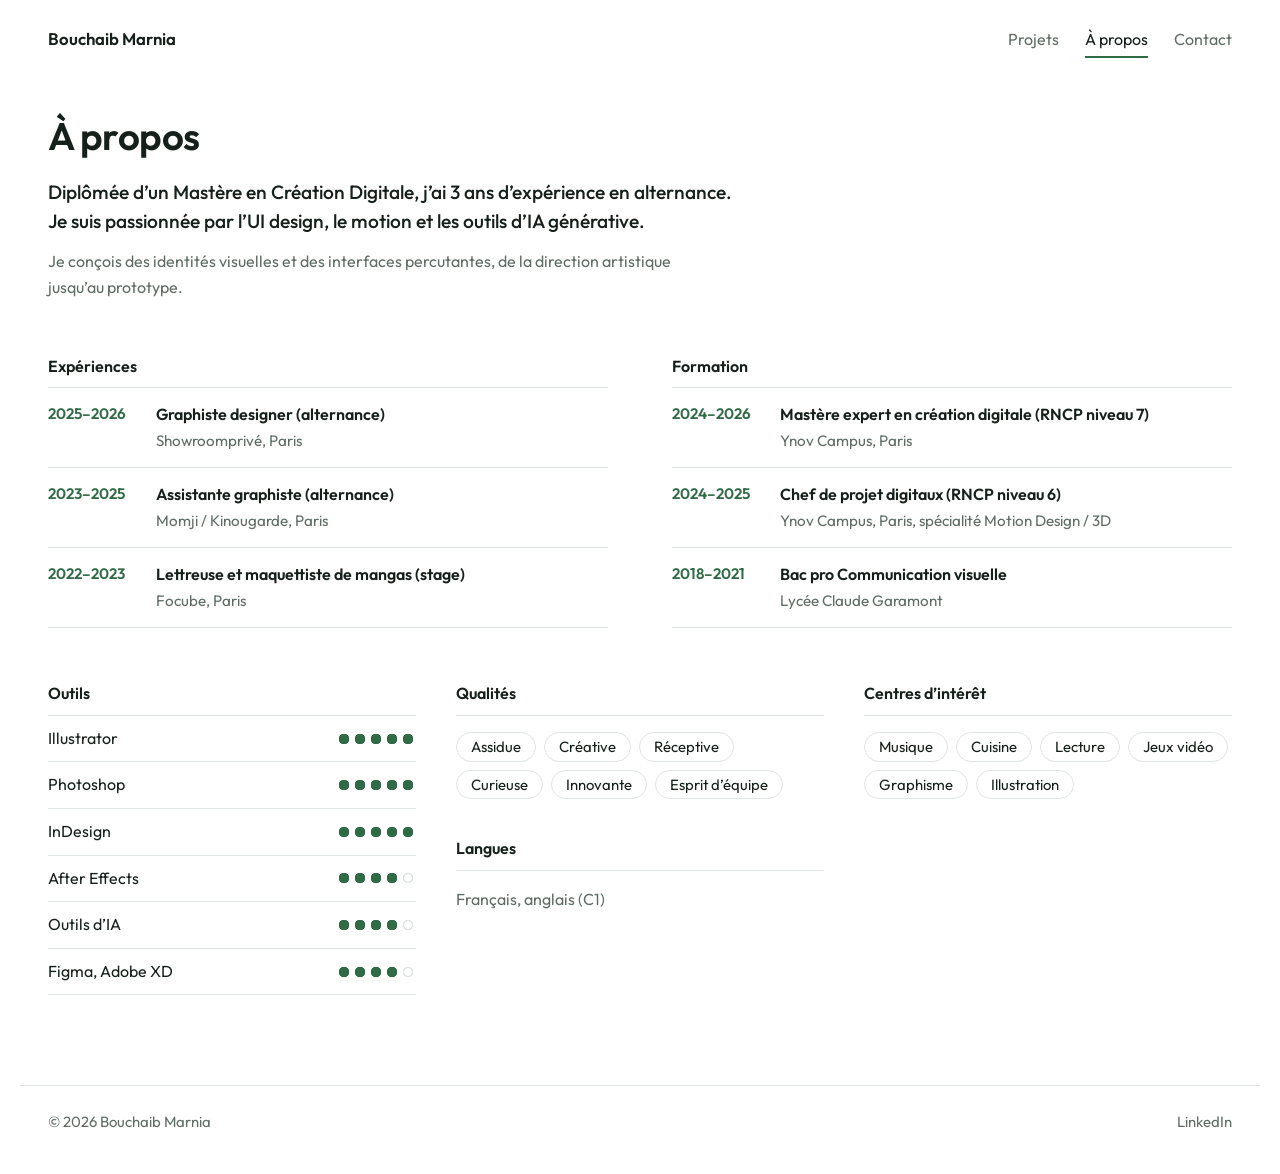
<file: about.html>
<!doctype html><html lang="fr"><head><meta charset="utf-8"><meta name="viewport" content="width=device-width, initial-scale=1"><meta name="theme-color" content="#ffffff">
<link rel="preconnect" href="https://fonts.googleapis.com"><link rel="preconnect" href="https://fonts.gstatic.com" crossorigin>
<link href="https://fonts.googleapis.com/css2?family=Outfit:wght@400;500;600&display=swap" rel="stylesheet">
<link rel="stylesheet" href="style.css?v=37"><title>À propos</title></head>
<body data-page="about"><main class="about">
<h1 class="page-title">À propos</h1>
<p class="statement">Diplômée d’un Mastère en Création Digitale, j’ai 3 ans d’expérience en alternance.<br>Je suis passionnée par l’UI design, le motion et les outils d’IA générative.</p>
<div class="prose"><p>Je conçois des identités visuelles et des interfaces percutantes, de la direction artistique jusqu’au prototype.</p></div>

<div class="cols">
<section><h2>Expériences</h2><ul class="rows">
<li><span class="when">2025–2026</span><div class="what"><b>Graphiste designer (alternance)</b><span>Showroomprivé, Paris</span></div></li>
<li><span class="when">2023–2025</span><div class="what"><b>Assistante graphiste (alternance)</b><span>Momji / Kinougarde, Paris</span></div></li>
<li><span class="when">2022–2023</span><div class="what"><b>Lettreuse et maquettiste de mangas (stage)</b><span>Focube, Paris</span></div></li>
</ul></section>
<section><h2>Formation</h2><ul class="rows">
<li><span class="when">2024–2026</span><div class="what"><b>Mastère expert en création digitale (RNCP niveau 7)</b><span>Ynov Campus, Paris</span></div></li>
<li><span class="when">2024–2025</span><div class="what"><b>Chef de projet digitaux (RNCP niveau 6)</b><span>Ynov Campus, Paris, spécialité Motion Design / 3D</span></div></li>
<li><span class="when">2018–2021</span><div class="what"><b>Bac pro Communication visuelle</b><span>Lycée Claude Garamont</span></div></li>
</ul></section>
</div>

<div class="cols3">
<section><h2>Outils</h2><ul class="tools">
<li>Illustrator<span class="dots" style="--n:5" role="img" aria-label="5 sur 5"></span></li>
<li>Photoshop<span class="dots" style="--n:5" role="img" aria-label="5 sur 5"></span></li>
<li>InDesign<span class="dots" style="--n:5" role="img" aria-label="5 sur 5"></span></li>
<li>After Effects<span class="dots" style="--n:4" role="img" aria-label="4 sur 5"></span></li>
<li>Outils d’IA<span class="dots" style="--n:4" role="img" aria-label="4 sur 5"></span></li>
<li>Figma, Adobe XD<span class="dots" style="--n:4" role="img" aria-label="4 sur 5"></span></li>
</ul></section>
<section><h2>Qualités</h2><ul class="chips"><li>Assidue</li><li>Créative</li><li>Réceptive</li><li>Curieuse</li><li>Innovante</li><li>Esprit d’équipe</li></ul>
<h2 style="margin-top:40px">Langues</h2><p class="plain">Français, anglais (C1)</p></section>
<section><h2>Centres d’intérêt</h2><ul class="chips"><li>Musique</li><li>Cuisine</li><li>Lecture</li><li>Jeux vidéo</li><li>Graphisme</li><li>Illustration</li></ul></section>
</div>
</main><script src="data.js?v=37"></script><script src="site.js?v=37"></script></body></html>
</file>
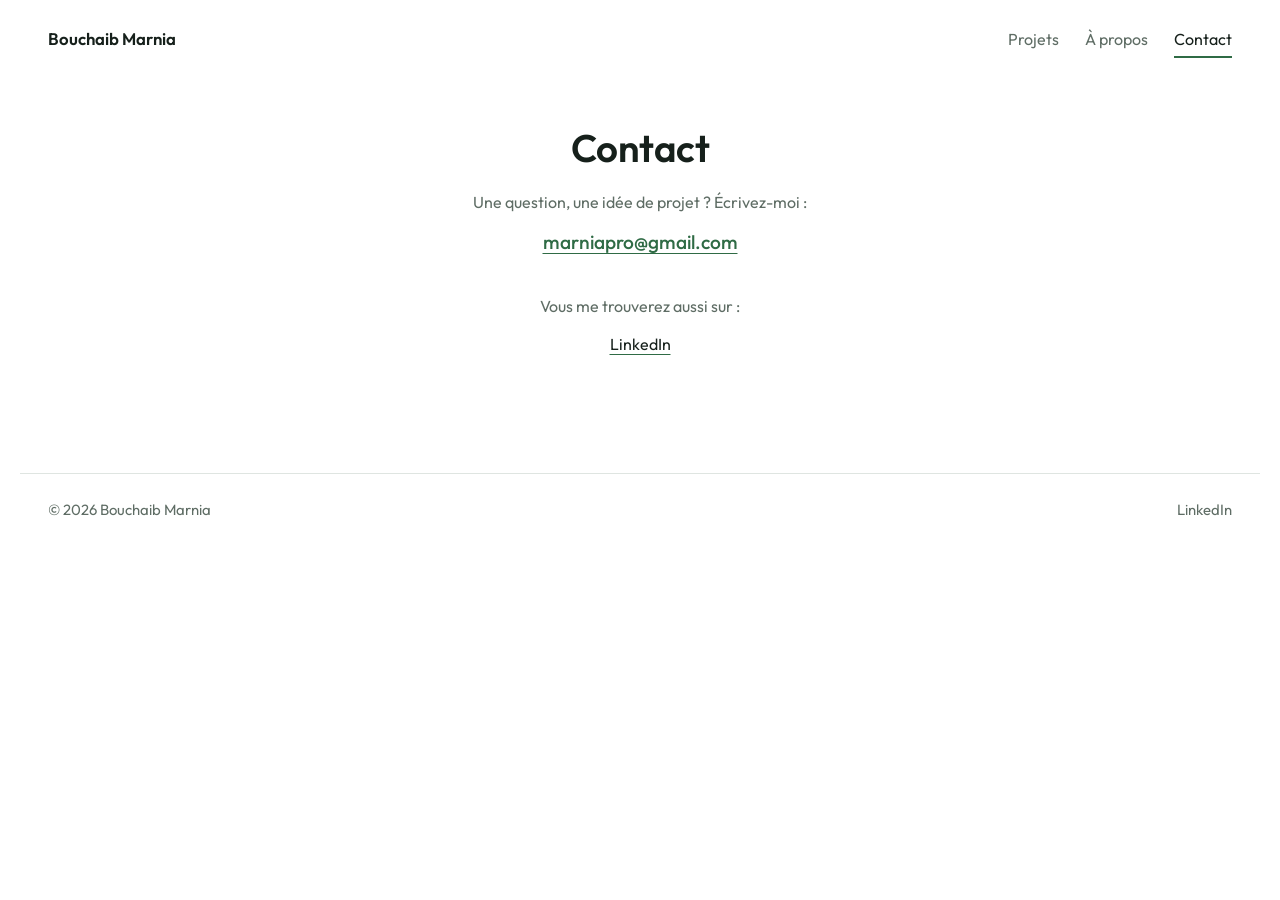
<file: contact.html>
<!doctype html><html lang="fr"><head><meta charset="utf-8"><meta name="viewport" content="width=device-width, initial-scale=1"><meta name="theme-color" content="#ffffff">
<link rel="preconnect" href="https://fonts.googleapis.com"><link rel="preconnect" href="https://fonts.gstatic.com" crossorigin>
<link href="https://fonts.googleapis.com/css2?family=Outfit:wght@400;500;600&display=swap" rel="stylesheet">
<link rel="stylesheet" href="style.css?v=37"><title>Contact</title></head>
<body data-page="contact"><main><div class="contact">
<h1 class="page-title">Contact</h1>
<p>Une question, une idée de projet ? Écrivez-moi :</p>
<a class="mail" id="mail" href="#"></a>
<p>Vous me trouverez aussi sur :</p>
<ul id="links"></ul>
</div></main><script src="data.js?v=37"></script><script src="site.js?v=37"></script></body></html>
</file>
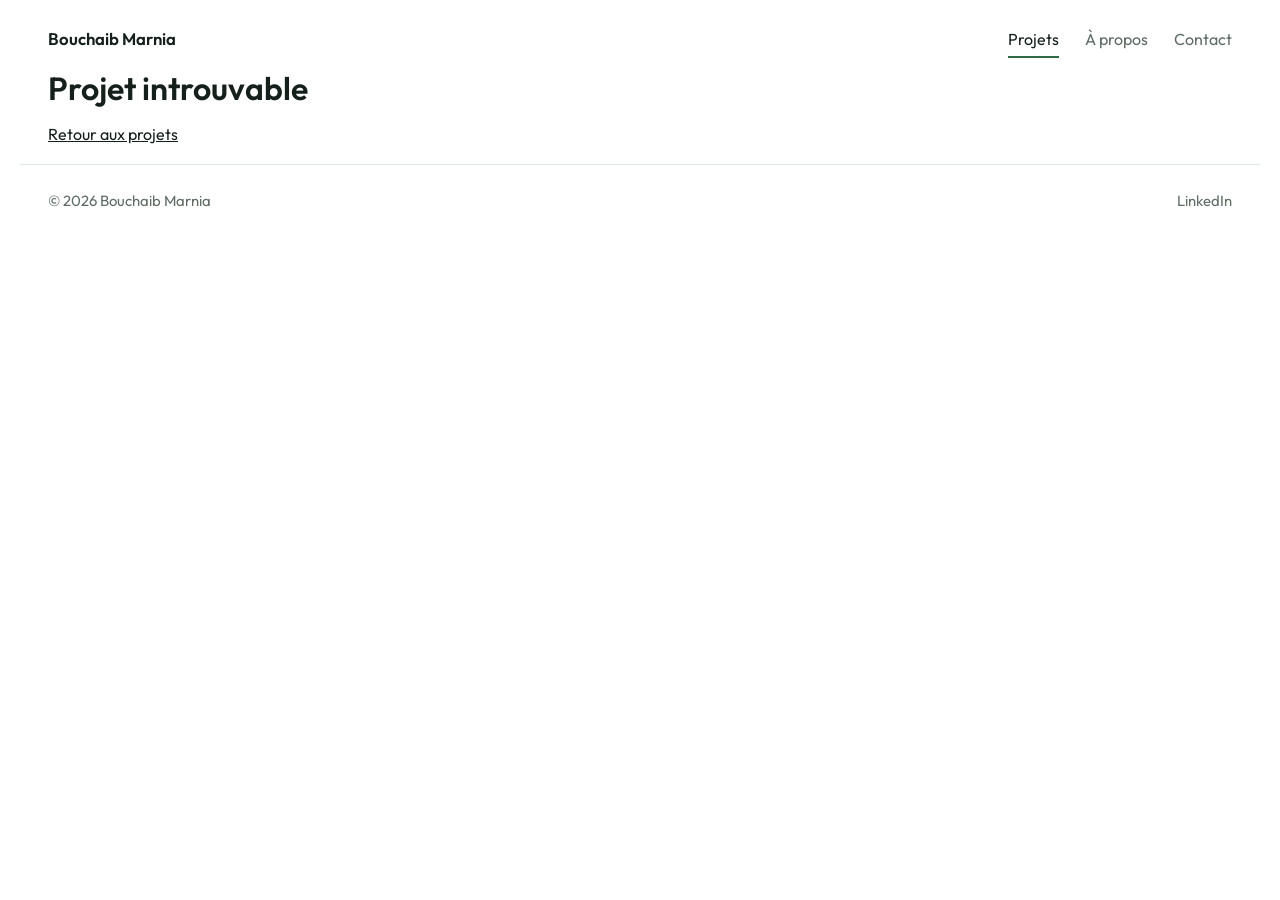
<file: project.html>
<!doctype html><html lang="fr"><head><meta charset="utf-8"><meta name="viewport" content="width=device-width, initial-scale=1"><meta name="theme-color" content="#ffffff">
<link rel="preconnect" href="https://fonts.googleapis.com"><link rel="preconnect" href="https://fonts.gstatic.com" crossorigin>
<link href="https://fonts.googleapis.com/css2?family=Outfit:wght@400;500;600&display=swap" rel="stylesheet">
<link rel="stylesheet" href="style.css?v=37"><title>Projet</title></head>
<body data-page="project"><main id="project"></main><script src="data.js?v=37"></script><script src="site.js?v=37"></script></body></html>
</file>
<file: style.css>
/* Couleurs : modifie-les ici, tout le site suit */
:root{
  --bg:#ffffff;       /* fond blanc */
  --surface:#f1f4f2;  /* gris-vert très clair (cartes sans image) */
  --line:#dfe5e1;
  --ink:#16201b;      /* texte */
  --mute:#5f6d65;     /* texte secondaire */
  --accent:#2f6b45;   /* vert de ton CV */
  --font:"Outfit",system-ui,sans-serif;
  --gap:8px;          /* espace entre les images, identique partout */
}
*{box-sizing:border-box}
html{scroll-behavior:smooth;background:var(--bg)}
body{margin:0;background:var(--bg);color:var(--ink);font:400 1rem/1.6 var(--font)}
::selection{background:var(--accent);color:#fff}
a{color:inherit}
a:focus-visible,iframe:focus-visible{outline:3px solid var(--accent);outline-offset:4px}
img{max-width:100%;display:block}
.top,.foot,main{max-width:1240px;margin:0 auto;padding-left:28px;padding-right:28px}
h1,h2{font-family:var(--font);margin:0;font-weight:600;line-height:1.15}

/* En-tête */
.top{display:flex;justify-content:space-between;align-items:baseline;gap:16px;flex-wrap:wrap;padding-top:26px;padding-bottom:12px}
.logo{font-weight:600;font-size:1.05rem;text-decoration:none}
nav{display:flex;gap:26px}
nav a{text-decoration:none;color:var(--mute);padding-bottom:3px;border-bottom:2px solid transparent}
nav a:hover{color:var(--ink)}
nav a[aria-current]{color:var(--ink);border-bottom-color:var(--accent)}

/* Accueil */
.intro{padding:56px 0 48px}
.hero-name{font-size:clamp(2.8rem,7.5vw,5.5rem);line-height:1;letter-spacing:-.03em}
.intro-row{margin-top:16px}
.intro-row p{margin:0}
#role{color:var(--accent);font-weight:600;font-size:clamp(1.1rem,2.2vw,1.5rem)}
.section-title{font-size:1rem;font-weight:600;padding-bottom:12px;border-bottom:1px solid var(--line);margin-bottom:28px}
.grid{display:grid;grid-template-columns:repeat(4,1fr);gap:40px 20px;padding-bottom:90px}
.card{display:block;text-decoration:none}
.thumb{aspect-ratio:4/3;overflow:hidden;background:var(--surface)}
.thumb img,.ph{width:100%;height:100%;object-fit:cover;transition:transform .4s}
.card:hover .thumb img,.card:hover .ph{transform:scale(1.03)}
.ph{display:grid;place-items:center;font:600 3.5rem var(--font);color:var(--line)}
.info{margin-top:12px}
.info h2{font-size:1.05rem;transition:color .2s}
.card:hover h2{color:var(--accent)}
.info p{margin:3px 0 0;color:var(--mute);font-size:.92rem;line-height:1.45;display:-webkit-box;-webkit-line-clamp:2;-webkit-box-orient:vertical;overflow:hidden}

/* Page projet */
.back{display:inline-block;color:var(--mute);margin:20px 0 28px;text-decoration:none;font-size:.95rem}
.back:hover{color:var(--accent)}
.project h1{font-size:clamp(1.6rem,3.4vw,2.3rem);letter-spacing:-.015em;text-align:center;max-width:none;text-wrap:balance;margin:0 auto 18px}
.lead{font-size:1.05rem;text-align:center;max-width:64ch;margin:0 auto 16px;color:var(--ink)}
.tags{display:flex;justify-content:center;flex-wrap:wrap;gap:6px 18px;margin:0 0 36px;padding:0;list-style:none;color:var(--accent);font-size:.92rem;font-weight:600}
.hero-img{width:100%}
.project .hero-zoom{margin-bottom:var(--gap)}
.gallery{display:flex;flex-direction:column;gap:var(--gap)}
.row{display:flex;gap:var(--gap)}
.shot{margin:0;min-width:0}
.shot img{width:100%;height:100%;object-fit:cover}
.project .prose{max-width:64ch;margin:40px auto;text-align:center}
.prose p{margin:0 0 1em}
.project h2{font-size:1.4rem;margin:48px 0 16px;text-align:center}
.figma{border:1px solid var(--line);overflow:hidden;background:var(--surface)}
.figma iframe{display:block;width:100%;height:min(80vh,720px);min-height:420px;border:0}
.btn{display:inline-block;background:var(--accent);color:#fff;padding:11px 24px;text-decoration:none;font-weight:600}
.btn:hover{filter:brightness(1.1)}
.next{display:block;margin:70px 0 90px;padding-top:28px;border-top:1px solid var(--line);text-decoration:none}
.next small{display:block;color:var(--mute)}
.next strong{font-size:clamp(1.2rem,2.6vw,1.7rem);font-weight:600;transition:color .2s}
.next:hover strong{color:var(--accent)}

/* Titres de pages */
.page-title{font-size:clamp(1.8rem,3.4vw,2.4rem);letter-spacing:-.015em;padding:44px 0 20px}

/* À propos */
.statement{font-size:1.2rem;font-weight:500;line-height:1.5;max-width:60ch;margin:0 0 14px}
.about .prose{max-width:60ch;color:var(--mute)}
.about .prose p{margin:0}
.cols{display:grid;grid-template-columns:1fr 1fr;gap:48px 64px;margin-top:56px}
.cols h2,.cols3 h2{font-size:1rem;padding-bottom:12px;border-bottom:1px solid var(--line)}
.rows{list-style:none;margin:0;padding:0}
.rows li{display:grid;grid-template-columns:92px 1fr;gap:4px 16px;padding:14px 0;border-bottom:1px solid var(--line)}
.when{color:var(--accent);font-weight:600;font-size:.95rem}
.rows b{display:block;font-weight:600}
.rows .what span{color:var(--mute);font-size:.95rem}
.cols3{display:grid;grid-template-columns:repeat(3,1fr);gap:40px;margin:56px 0 90px}
.tools{list-style:none;margin:0;padding:0}
.tools li{display:flex;justify-content:space-between;align-items:center;gap:12px;padding:10px 0;border-bottom:1px solid var(--line)}
.dots{position:relative;display:inline-block;width:80px;height:10px;flex:none;
  background:radial-gradient(circle,transparent 3.5px,var(--line) 4px,var(--line) 5px,transparent 5.5px) 0 0/16px 10px repeat-x}
.dots::before{content:"";position:absolute;inset:0 auto 0 0;width:calc(var(--n)*16px);
  background:radial-gradient(circle,var(--accent) 5px,transparent 5.5px) 0 0/16px 10px repeat-x}
.chips{display:flex;flex-wrap:wrap;gap:8px;margin:16px 0 0;padding:0;list-style:none}
.chips li{border:1px solid var(--line);padding:2px 14px;border-radius:99px;font-size:.93rem}
.plain{margin:16px 0 0;color:var(--mute)}

/* Contact : tout est centré */
.contact{text-align:center;padding:0 0 110px}
.contact .page-title{padding-top:56px}
.contact p{margin:0 0 6px;color:var(--mute)}
.contact .mail{display:inline-block;font-size:1.2rem;font-weight:500;margin:6px 0 36px;color:var(--accent);text-underline-offset:4px;word-break:break-all}
.contact ul{list-style:none;padding:0;margin:12px 0 0}
.contact li{margin-bottom:6px}
.contact li a{text-underline-offset:4px;text-decoration-color:var(--accent)}

/* Pied de page */
.foot{display:flex;justify-content:space-between;gap:16px;flex-wrap:wrap;padding-top:24px;padding-bottom:40px;border-top:1px solid var(--line);color:var(--mute);font-size:.93rem}
.foot a{margin-left:22px;text-decoration:none}
.foot a:hover{color:var(--accent)}

@media (max-width:980px){.grid{grid-template-columns:repeat(2,1fr)}}
@media (max-width:760px){
  :root{--gap:6px}
  .cols,.cols3{grid-template-columns:1fr}
  .row{flex-direction:column}
  .shot{flex:none!important}
  .shot img{height:auto}
  .rows li{grid-template-columns:1fr}
}
@media (max-width:480px){.grid{grid-template-columns:1fr}}
@media (prefers-reduced-motion:reduce){*{transition:none!important;scroll-behavior:auto!important}}

/* Images cliquables */
.zoom{display:block;width:100%;height:100%;padding:0;margin:0;border:0;background:none;cursor:zoom-in;font:inherit;color:inherit}
.zoom:focus-visible{outline:3px solid var(--accent);outline-offset:3px}

/* Agrandissement */
.lb{position:fixed;inset:0;z-index:100;display:grid;place-items:center;background:#fff}
.lb[hidden]{display:none}
.lb img{max-width:92vw;max-height:86vh;width:auto;height:auto;object-fit:contain}
.lb button{background:none;border:0;color:var(--ink);cursor:pointer;line-height:1;padding:12px;font:inherit}
.lb button:hover{color:var(--accent)}
.lb button:focus-visible{outline:3px solid var(--accent);outline-offset:2px}
.lb-close{position:absolute;top:12px;right:16px;font-size:1.6rem!important}
.lb-nav{position:absolute;top:50%;transform:translateY(-50%);font-size:3rem!important}
.lb-prev{left:10px}
.lb-next{right:10px}
.lb-count{position:absolute;bottom:14px;left:0;right:0;text-align:center;color:var(--mute);font-size:.9rem}

/* Autres projets, en carrés */
.more{margin:80px 0 90px}
.project .more h2{text-align:left;font-size:1.1rem;margin:0 0 20px}
.more-grid{display:grid;grid-template-columns:repeat(3,1fr);gap:20px}
.mini{display:block;text-decoration:none;background:var(--surface);overflow:hidden}
.mini-img{aspect-ratio:1/1;overflow:hidden;background:var(--surface)}
.mini-img img,.mini-img .ph{width:100%;height:100%;object-fit:cover;transition:transform .4s}
.mini:hover .mini-img img,.mini:hover .mini-img .ph{transform:scale(1.03)}
.mini-cap{padding:18px 14px 20px;text-align:center}
.mini-cap strong{display:block;font-weight:600;line-height:1.3;transition:color .2s}
.mini:hover .mini-cap strong{color:var(--accent)}
.mini-cap span{display:block;margin-top:2px;color:var(--mute);font-size:.92rem}
@media (max-width:640px){.more-grid{grid-template-columns:1fr}.lb-nav{font-size:2.2rem!important}}

/* Page « choix » d'un projet (landing page, écrans de jeux, kits de com) */
.choices{margin:8px 0 0}
.phones{display:grid;grid-template-columns:repeat(4,1fr);gap:36px 28px;max-width:1000px;margin:8px auto 0}
.phone{margin:0;background:#121214;padding:9px;border-radius:34px;box-shadow:0 14px 34px rgba(0,0,0,.18)}
.phone .zoom{border-radius:26px;overflow:hidden;line-height:0}
.phone img{display:block;width:100%;height:auto}
.project .back-bottom{text-align:center;margin:56px 0 0}
@media (max-width:980px){.phones{grid-template-columns:repeat(2,1fr);max-width:560px}}

/* Prototype dans un écran d'ordinateur (sans interface Figma) */
.monitor{position:relative;width:min(1400px,calc(100vw - 48px));left:50%;transform:translateX(-50%);margin:28px 0 70px}
.monitor-screen{background:#121214;padding:5px 5px 7px;border-radius:8px;box-shadow:0 18px 44px rgba(0,0,0,.22)}
.monitor-screen iframe{display:block;width:100%;aspect-ratio:16/11;border:0;background:#fff}
.monitor::before{content:"";position:absolute;left:50%;bottom:-34px;width:90px;height:34px;transform:translateX(-50%);background:linear-gradient(#2a2a2e,#1b1b1e)}
.monitor::after{content:"";position:absolute;left:50%;bottom:-44px;width:220px;height:10px;transform:translateX(-50%);background:#1b1b1e;border-radius:6px}
.phone-hint{text-align:center;color:var(--mute);font-size:.95rem;margin:22px 0 0}
@media (max-width:640px){.monitor{width:100%;left:0;transform:none}.monitor-screen{padding:4px 4px 6px}.monitor-screen iframe{aspect-ratio:4/5}.monitor::before,.monitor::after{display:none}.monitor{margin-bottom:24px}}

/* Parcours du jeu : défilement horizontal des écrans */
.journey{position:relative;background:#f5ebe3;margin:8px 0 0}
.track{list-style:none;margin:0;padding:48px 56px 40px;display:flex;align-items:flex-start;gap:20px;overflow-x:auto;scroll-snap-type:x proximity;scrollbar-width:thin}
.track>li{flex:none}
.step{scroll-snap-align:center;text-align:center}
.step .zoom{width:auto;height:auto;line-height:0;box-shadow:0 14px 32px rgba(90,50,20,.22);transition:transform .25s}
.step .zoom:hover{transform:translateY(-4px)}
.step img{display:block;height:min(600px,68vh);width:auto}
.cap{margin:18px 0 0;font-size:.95rem;color:var(--ink)}
.cap b{display:block;color:var(--accent);font-weight:600;font-size:.85rem;letter-spacing:.06em;margin-bottom:2px}
.sep{align-self:center;margin-top:-52px;color:#a9744f;font-size:1.5rem;padding:0 4px}
.sep-line{align-self:stretch;width:92px;margin:0 14px 0 8px;border-left:1px solid #cfb39d;padding:6px 0 0 16px;color:#8a6446;font-size:.8rem;letter-spacing:.06em;text-transform:uppercase;line-height:1.4}
.j-nav{position:absolute;top:50%;z-index:2;width:44px;height:44px;margin-top:-22px;border:0;background:#fff;color:var(--ink);font-size:1.6rem;line-height:1;cursor:pointer;box-shadow:0 4px 14px rgba(0,0,0,.18)}
.j-nav:hover{background:var(--accent);color:#fff}
.j-prev{left:8px}.j-next{right:8px}
@media (max-width:640px){.track{padding:32px 20px 28px}.step img{height:min(460px,64vh)}.j-nav{display:none}}

/* Landing page interactive reconstruite (sans Figma) */
.proto{aspect-ratio:16/10;display:flex;justify-content:center;background:radial-gradient(120% 120% at 50% 40%,#b3764f 0%,#8a5436 60%,#6f4129 100%);overflow:hidden}
.proto-stage{position:relative;height:100%;flex:none}
.proto-img{display:block;height:100%;width:auto;transition:opacity .14s;user-select:none}
.spot{position:absolute;padding:0;border:0;background:transparent;cursor:pointer}
.spot:hover{background:rgba(255,255,255,.14)}
.spot:focus-visible{outline:3px solid #fff;outline-offset:-3px}
.proto-tools{display:flex;flex-wrap:wrap;justify-content:center;gap:10px;margin:16px 0 0}
.proto-tools button{font:inherit;font-size:.9rem;padding:9px 16px;border:1px solid var(--line);background:#fff;color:var(--ink);cursor:pointer}
.proto-tools button:hover{border-color:var(--accent);color:var(--accent)}
@media (max-width:640px){.proto{aspect-ratio:auto;height:min(78vh,560px)}}

/* Vidéo et landing page en images (switch ordinateur / mobile) */
.vidbox{width:min(1100px,100%);margin:28px auto 40px;background:#0b0f12}
.vidbox video{display:block;width:100%;height:auto;max-height:78vh;margin:0 auto}
.switch{display:flex;justify-content:center;gap:var(--gap);margin:24px 0 0}
.switch button{font:inherit;font-size:.95rem;padding:10px 22px;border:1px solid var(--line);background:var(--bg);color:var(--mute);cursor:pointer;border-radius:0}
.switch button.on{background:var(--accent);border-color:var(--accent);color:#fff}
.switch button:not(.on):hover{color:var(--ink);border-color:var(--ink)}
.monitor-screen .scroller{aspect-ratio:16/11;overflow-y:auto;background:#000}
.scroller img{display:block;width:100%;height:auto}
.devview[hidden]{display:none}
.phonedev{--ph:max(480px,min(720px,calc(100vh - 330px)));width:min(100%,max(300px,calc(var(--ph) * .5 + 12px)));margin:28px auto 40px;background:#121214;padding:6px;border-radius:30px;box-shadow:0 18px 44px rgba(0,0,0,.22)}
.phonedev-screen{border-radius:24px;overflow:hidden}
.phonedev .scroller{height:var(--ph);overflow-y:auto;background:#000;scrollbar-width:none}
.phonedev .scroller::-webkit-scrollbar{display:none}
.monitor-screen .scroller{scrollbar-width:thin;scrollbar-color:#666 #121214}
@media (max-width:640px){.monitor-screen .scroller{aspect-ratio:4/5}.phonedev{padding:5px;border-radius:26px}}

/* Armani : l'écran entier tient dans la fenêtre dès l'arrivée */
.monitor.devview{width:min(calc(100vw - 48px),max(760px,min(1400px,calc((100vh - 290px) * 1.6))))}
.monitor.devview .scroller{aspect-ratio:16/10}
@media (max-width:640px){.monitor.devview{width:100%}.monitor.devview .scroller{aspect-ratio:4/5}}
</file>
